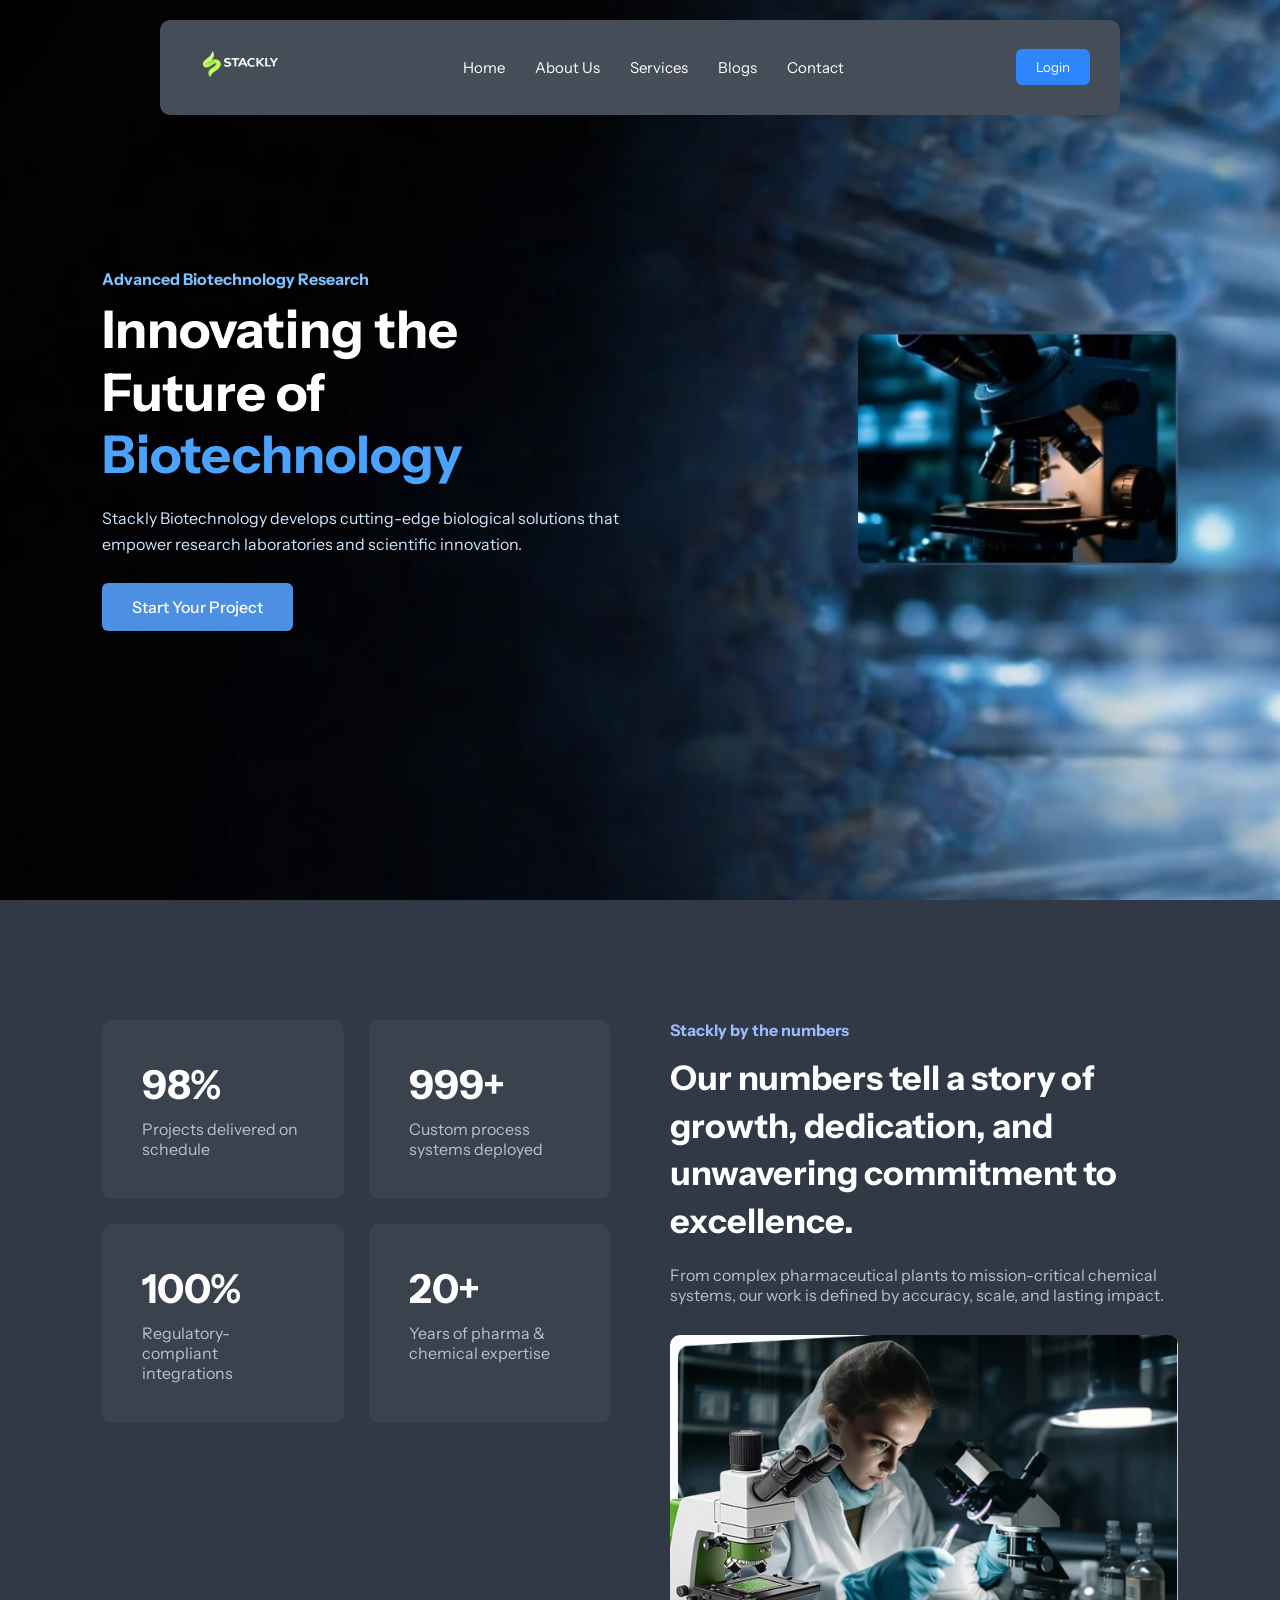
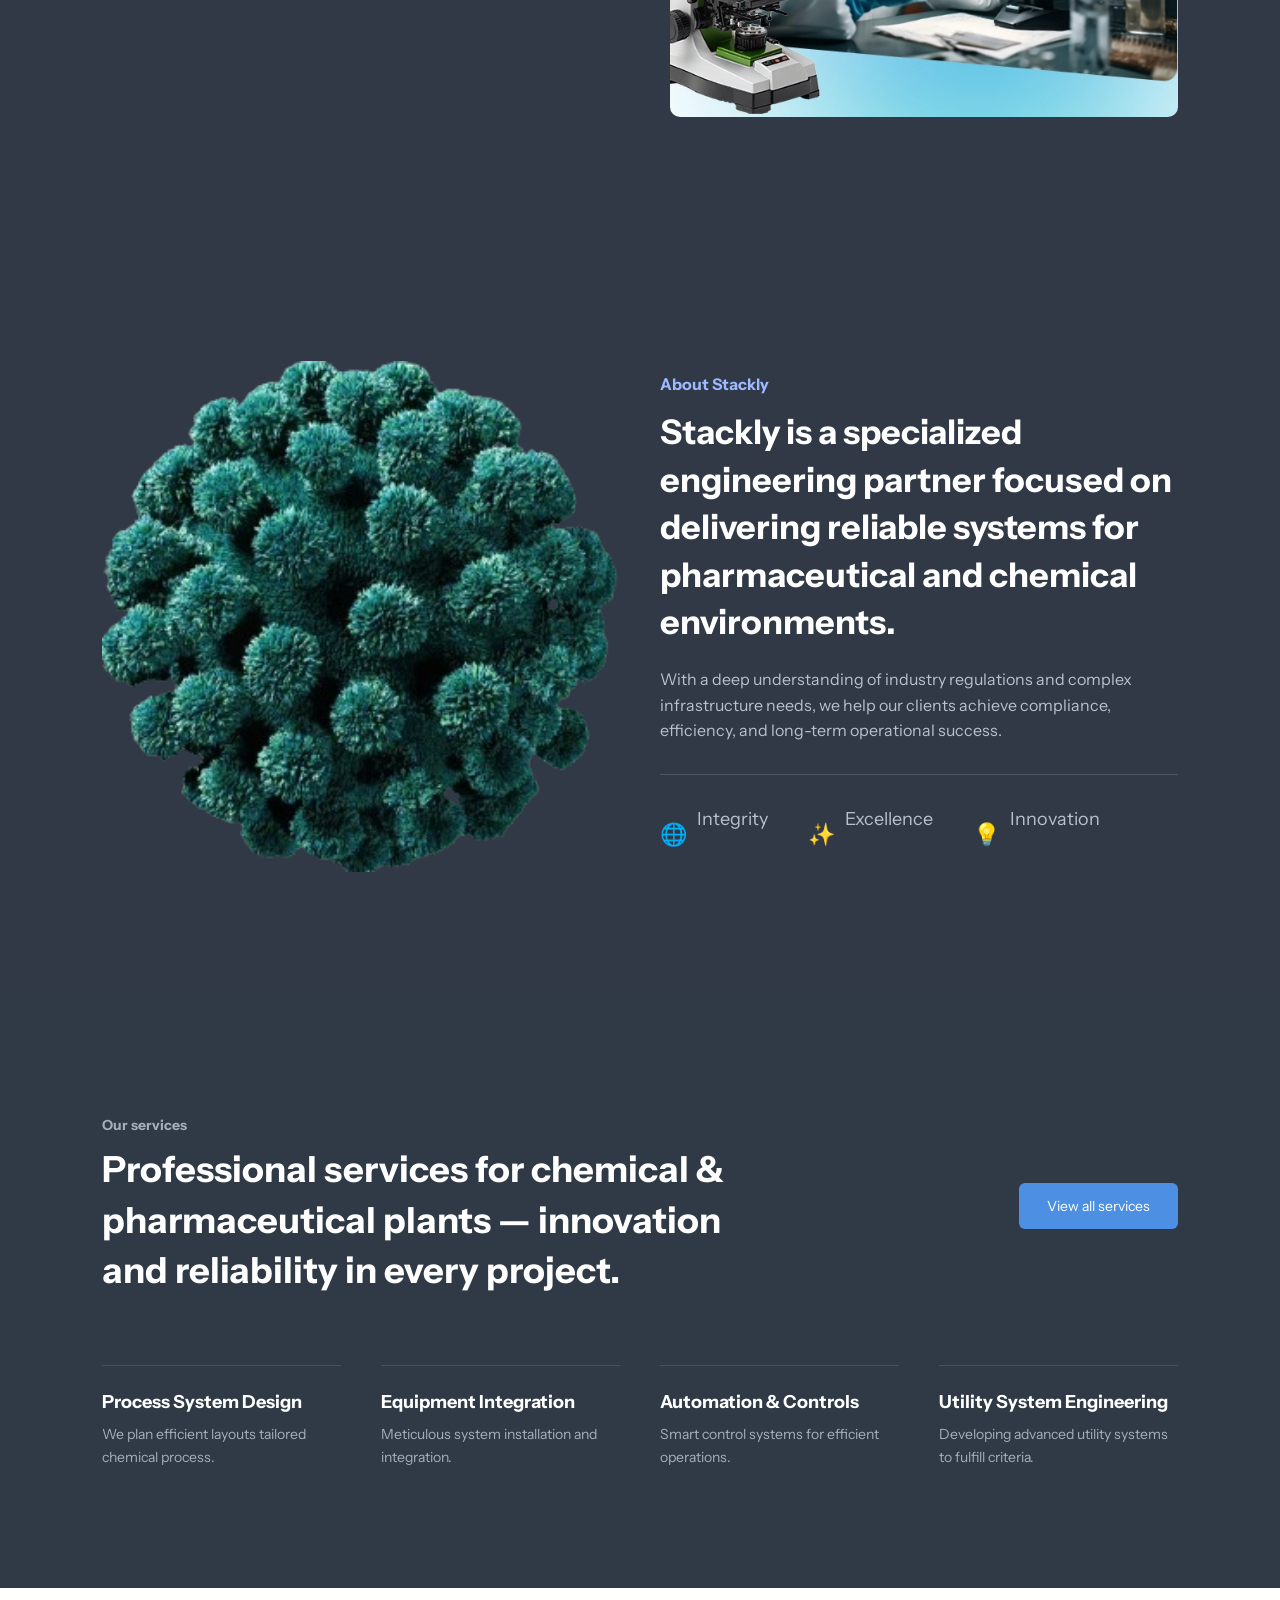
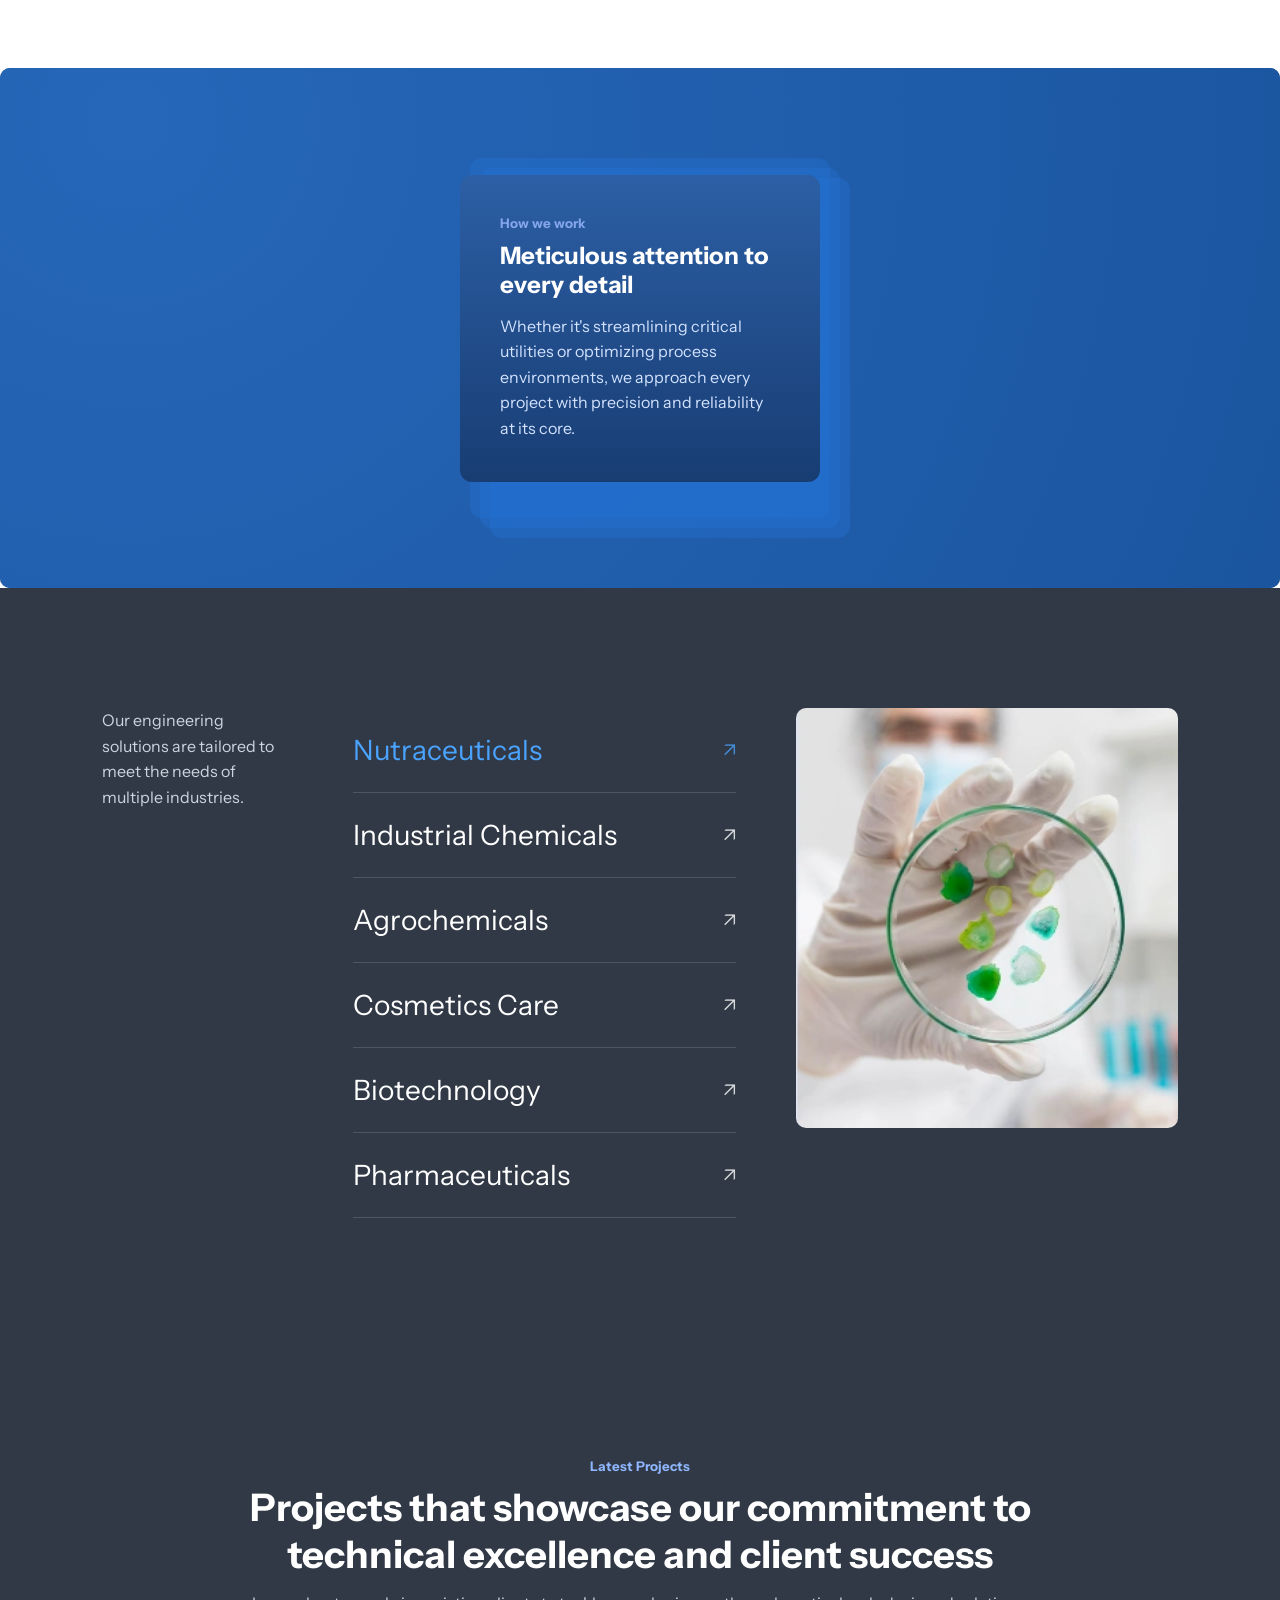
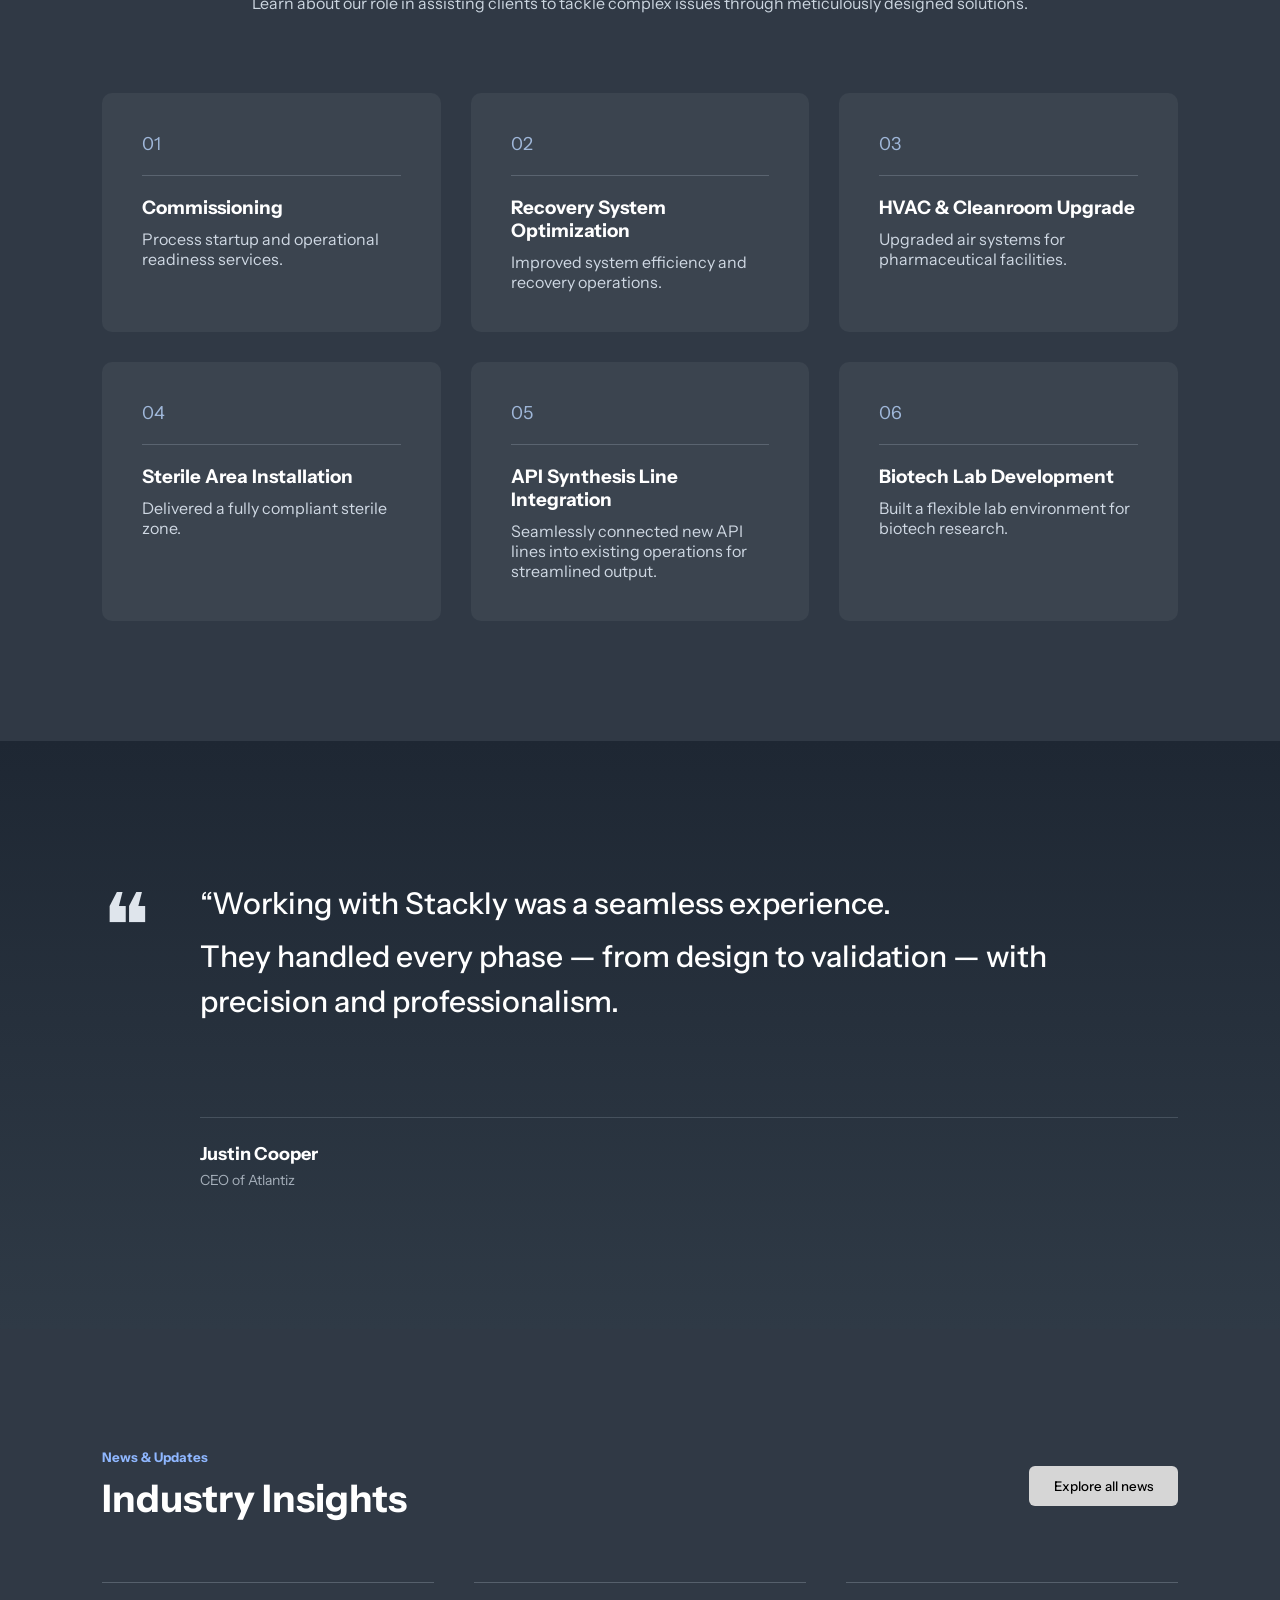
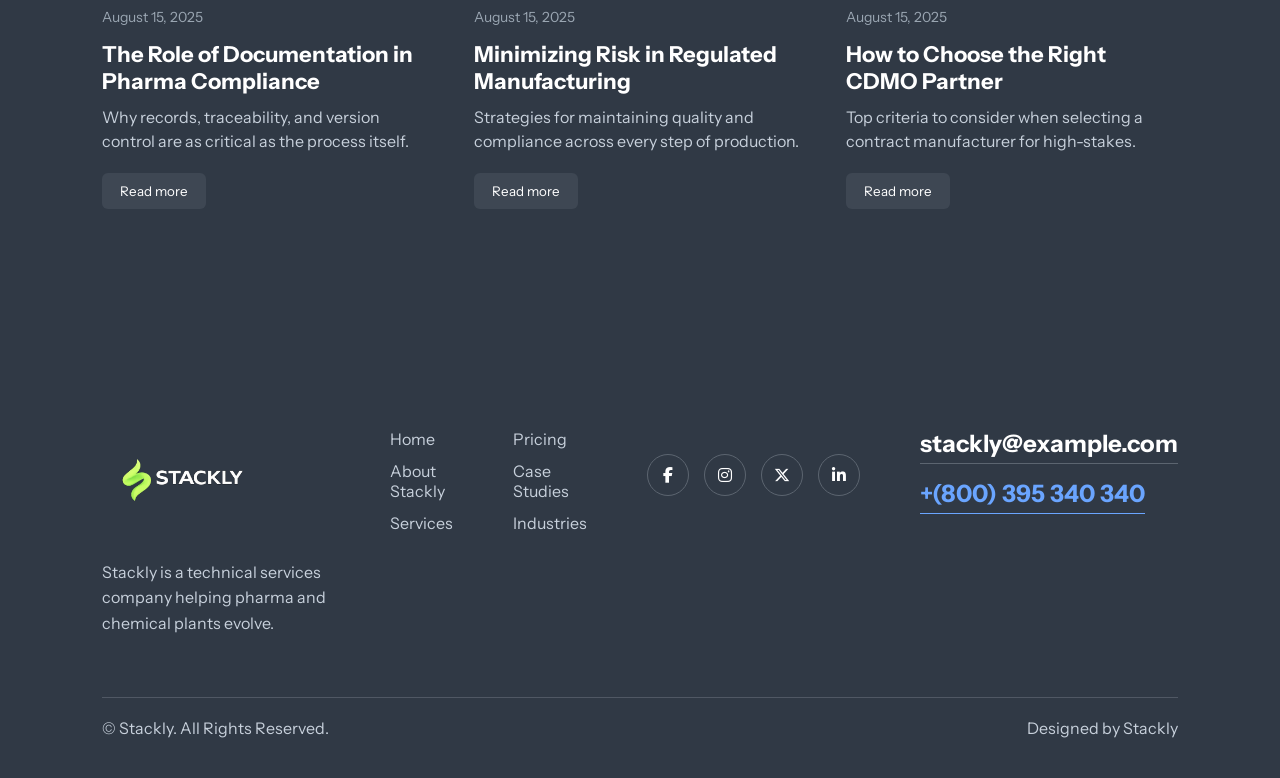
<file: index.html>
<!DOCTYPE html>
<html lang="en">

<head>
<meta charset="UTF-8">
<meta name="viewport" content="width=device-width, initial-scale=1.0">

<title>Stackly Biotechnology</title>

<link href="https://fonts.googleapis.com/css2?family=Instrument+Sans:wght@300;400;500;600;700&display=swap" rel="stylesheet">
<link rel="stylesheet" href="https://cdnjs.cloudflare.com/ajax/libs/font-awesome/6.5.1/css/all.min.css">
<link rel="stylesheet" href="style.css">
</head>


<body>


<header class="navbar">
<div class="nav-container">

<div class="logo">
<a href="index.html">
<img src="images/loo.webp" alt="logo">
</a>
</div>



<nav class="nav-links" id="navLinks">

<div class="mobile-top">

<img src="images/loo.webp" class="mobile-logo">

<span class="close-menu" id="closeMenu">✕</span>

</div>

<a href="index.html">Home</a>
<a href="aboutus.html">About Us</a>
<a href="services.html">Services</a>
<a href="blogs.html">Blogs</a>
<a href="contact.html">Contact</a>

<a href="login.html" class="mobile-login">
<button class="mobile-btn">Login</button>
</a>

</nav>


<a href="login.html">
  <button class="login-btn">Login</button>
</a>

<div class="hamburger" id="hamburger">☰</div>

</div>

</header>



<section class="hero">

<div class="hero-left scroll">

<h4>Advanced Biotechnology Research</h4>

<h1>
Innovating the Future of
<span>Biotechnology</span>
</h1>

<p>
Stackly Biotechnology develops cutting-edge biological
solutions that empower research laboratories and
scientific innovation.
</p>

<a href="404.html" class="cta-btn">Start Your Project</a>

</div>



<div class="hero-right scroll">

<img src="images/tube.webp">

</div>

</section>




<section class="stats-section">

<div class="stats-container">

<!-- LEFT CARDS -->

<div class="stats-grid scroll-left">

<div class="stat-card">
<h2>98%</h2>
<p>Projects delivered on schedule</p>
</div>

<div class="stat-card">
<h2>999+</h2>
<p>Custom process systems deployed</p>
</div>

<div class="stat-card">
<h2>100%</h2>
<p>Regulatory-compliant integrations</p>
</div>

<div class="stat-card">
<h2>20+</h2>
<p>Years of pharma & chemical expertise</p>
</div>

</div>



<!-- RIGHT CONTENT -->

<div class="stats-content">

<h4>Stackly by the numbers</h4>

<h2 class="scroll-left">
Our numbers tell a story of growth,
dedication, and unwavering
commitment to excellence.
</h2>

<p class="scroll-left">
From complex pharmaceutical plants to mission-critical chemical systems,
our work is defined by accuracy, scale, and lasting impact.
</p>

<img src="images/jii.webp" class="stats-image scroll-up">

</div>

</div>

</section>



<section class="about-section">

<div class="about-container">

<!-- LEFT IMAGE -->

<div class="about-image scroll-left">
<img src="images/guru-removebg-preview.webp">
</div>


<!-- RIGHT CONTENT -->

<div class="about-content">

<h4 class="scroll-left">About Stackly</h4>

<h2 class="scroll-left">
Stackly is a specialized engineering
partner focused on delivering reliable
systems for pharmaceutical and
chemical environments.
</h2>

<p class="scroll-left">
With a deep understanding of industry regulations and complex
infrastructure needs, we help our clients achieve compliance,
efficiency, and long-term operational success.
</p>

<div class="about-divider scroll-left"></div>


<div class="about-icons scroll-up">

<div class="icon-item">
<span>🌐</span>
<p>Integrity</p>
</div>

<div class="icon-item">
<span>✨</span>
<p>Excellence</p>
</div>

<div class="icon-item">
<span>💡</span>
<p>Innovation</p>
</div>

</div>

</div>

</div>

</section>

<section class="bio-services-section">

<div class="bio-services-container">

<div class="bio-services-header">

<div class="bio-services-title">
<h5>Our services</h5>

<h2>
Professional services for chemical &
pharmaceutical plants — innovation
and reliability in every project.
</h2>
</div>

<button class="bio-services-btn" onclick="window.location.href='404.html'">
View all services
</button>

</div>


<div class="bio-services-grid">

<div class="bio-service-card bio-scroll-left">
<h3>Process System Design</h3>
<p>We plan efficient layouts tailored chemical process.</p>
</div>

<div class="bio-service-card bio-scroll-left">
<h3>Equipment Integration</h3>
<p>Meticulous system installation and integration.</p>
</div>

<div class="bio-service-card bio-scroll-left">
<h3>Automation & Controls</h3>
<p>Smart control systems for efficient operations.</p>
</div>

<div class="bio-service-card bio-scroll-left">
<h3>Utility System Engineering</h3>
<p>Developing advanced utility systems to fulfill criteria.</p>
</div>

</div>

</div>
</section>
<!-- HOW WE WORK -->

<section class="work-section">

<div class="wave"></div>
<div class="wave wave2"></div>

<div class="work-card-wrapper">

<div class="layer layer1"></div>
<div class="layer layer2"></div>
<div class="layer layer3"></div>

<div class="work-card">

<h5>How we work</h5>

<h2>Meticulous attention to every detail</h2>

<p>
Whether it's streamlining critical utilities
or optimizing process environments,
we approach every project with precision
and reliability at its core.
</p>

</div>

</div>

</section>

<section class="industry-section">

<div class="industry-container">

<!-- LEFT TEXT -->

<div class="industry-left">
<p>
Our engineering solutions are
tailored to meet the needs of
multiple industries.
</p>
</div>


<!-- CENTER LIST -->

<div class="industry-list">

<div class="industry-item active" data-img="img1">

<span class="industry-name">Nutraceuticals</span>
<span class="arrow">↗</span>

</div>


<div class="industry-item" data-img="img2">

<span class="industry-name">Industrial Chemicals</span>
<span class="arrow">↗</span>

</div>


<div class="industry-item" data-img="img3">

<span class="industry-name">Agrochemicals</span>
<span class="arrow">↗</span>

</div>


<div class="industry-item" data-img="img4">

<span class="industry-name">Cosmetics Care</span>
<span class="arrow">↗</span>

</div>


<div class="industry-item" data-img="img5">

<span class="industry-name">Biotechnology</span>
<span class="arrow">↗</span>

</div>


<div class="industry-item" data-img="img6">

<span class="industry-name">Pharmaceuticals</span>
<span class="arrow">↗</span>

</div>

</div>


<!-- RIGHT IMAGE -->

<div class="industry-image">

<img src="images/b1 (1).webp" id="img1" class="active">
<img src="images/b1 (2).webp" id="img2">
<img src="images/b1 (3).webp" id="img3">
<img src="images/b1 (4).webp" id="img4">
<img src="images/b1 (5).webp" id="img5">
<img src="images/b1 (6).webp" id="img6">

</div>

</div>

</section>


<section class="projects-section">

<div class="projects-header">

<h5>Latest Projects</h5>

<h2>
Projects that showcase our commitment
to technical excellence and client success
</h2>

<p>
Learn about our role in assisting clients to tackle complex issues
through meticulously designed solutions.
</p>

</div>


<div class="projects-grid">

<div class="project-card project-scroll project1">

<span class="project-number">01</span>
<div class="line"></div>

<h3>Commissioning</h3>
<p>Process startup and operational readiness services.</p>

</div>


<div class="project-card project-scroll project2">

<span class="project-number">02</span>
<div class="line"></div>

<h3>Recovery System Optimization</h3>
<p>Improved system efficiency and recovery operations.</p>

</div>


<div class="project-card project-scroll project3">

<span class="project-number">03</span>
<div class="line"></div>

<h3>HVAC & Cleanroom Upgrade</h3>
<p>Upgraded air systems for pharmaceutical facilities.</p>

</div>


<div class="project-card project-scroll project4">

<span class="project-number">04</span>
<div class="line"></div>

<h3>Sterile Area Installation</h3>
<p>Delivered a fully compliant sterile zone.</p>

</div>


<div class="project-card project-scroll project5">

<span class="project-number">05</span>
<div class="line"></div>

<h3>API Synthesis Line Integration</h3>

<p>
Seamlessly connected new API lines into
existing operations for streamlined output.
</p>

</div>


<div class="project-card project-scroll project6">

<span class="project-number">06</span>
<div class="line"></div>

<h3>Biotech Lab Development</h3>

<p>Built a flexible lab environment for biotech research.</p>

</div>

</div>

</section>

<section class="bio-testimonial-area">

<div class="bio-testimonial-wrapper">

<div class="bio-quote-mark">
❝
</div>

<div class="bio-testimonial-body">

<p class="bio-testimonial-message">

<span class="bio-line">
“Working with Stackly was a seamless experience.
</span>

<span class="bio-line">
They handled every phase — from design to validation — with precision and professionalism.
</span>

<span class="bio-line">
We saw measurable improvements in efficiency and quality.”
</span>

</p>

<div class="bio-divider-line"></div>

<div class="bio-client-info">

<h3>Justin Cooper</h3>
<p>CEO of Atlantiz</p>

</div>

</div>

</div>

</section>

<section class="insights-section">

<div class="insights-header">

<div class="insights-title">

<h5>News & Updates</h5>
<h2>Industry Insights</h2>

</div>

<button class="explore-btn" onclick="window.location.href='404.html'">
Explore all news
</button>

</div>


<div class="insights-grid">

<!-- CARD 1 -->

<div class="insight-card insight-scroll">

<p class="date">August 15, 2025</p>

<h3>The Role of Documentation in Pharma Compliance</h3>

<p class="desc">
Why records, traceability, and version control are
as critical as the process itself.
</p>

<button class="read-btn" onclick="window.location.href='404.html'">
Read more
</button>

</div>



<!-- CARD 2 -->

<div class="insight-card insight-scroll">

<p class="date">August 15, 2025</p>

<h3>Minimizing Risk in Regulated Manufacturing</h3>

<p class="desc">
Strategies for maintaining quality and compliance
across every step of production.
</p>

<button class="read-btn" onclick="window.location.href='404.html'">
Read more
</button>

</div>



<!-- CARD 3 -->

<div class="insight-card insight-scroll">

<p class="date">August 15, 2025</p>

<h3>How to Choose the Right CDMO Partner</h3>

<p class="desc">
Top criteria to consider when selecting a contract
manufacturer for high-stakes.
</p>


<button class="read-btn" onclick="window.location.href='404.html'">
Read more
</button>

</div>

</div>

</section>




<footer class="footer scroll-footer">

<div class="footer-container">

<!-- LEFT SECTION -->

<div class="footer-left">

<a href="index.html">
<img src="images/loo.webp" class="footer-logo" alt="logo">
</a>

<p>
Stackly is a technical services company helping pharma
and chemical plants evolve.
</p>

</div>


<!-- MIDDLE LINKS -->

<div class="footer-links">

<div class="footer-col">

<a href="index.html">Home</a>
<a href="aboutus.html">About Stackly</a>
<a href="services.html">Services</a>

</div>


<div class="footer-col">

<a href="404.html">Pricing</a>
<a href="404.html">Case Studies</a>
<a href="404.html">Industries</a>

</div>

<div class="footer-social">

<a href="404.html" class="social-icon">
<i class="fa-brands fa-facebook-f"></i>
</a>

<a href="404.html" class="social-icon">
<i class="fa-brands fa-instagram"></i>
</a>

<a href="404.html" class="social-icon">
<i class="fa-brands fa-x-twitter"></i>
</a>

<a href="404.html" class="social-icon">
<i class="fa-brands fa-linkedin-in"></i>
</a>

</div>

</div>



<!-- RIGHT CONTACT -->

<div class="footer-contact">

<h3>stackly@example.com</h3>

<h2>+(800) 395 340 340</h2>

</div>

</div>



<div class="footer-bottom">

<p>© Stackly. All Rights Reserved.</p>

<p>Designed by Stackly</p>

</div>

</footer>


<script>

    

const footer = document.querySelector(".scroll-footer");

function revealFooter(){

const elementTop = footer.getBoundingClientRect().top;
const screenHeight = window.innerHeight;

if(elementTop < screenHeight - 100){

footer.classList.add("show");

}

}

window.addEventListener("scroll", revealFooter);
revealFooter();

</script>
<script src="main.js"></script>

<!-- Scroll To Top Button -->
<button id="scrollTopBtn">
↑
</button>

<script>

    

let scrollBtn = document.getElementById("scrollTopBtn");

window.onscroll = function() {

if (document.body.scrollTop > 200 || document.documentElement.scrollTop > 200) {
scrollBtn.style.display = "flex";
} else {
scrollBtn.style.display = "none";
}

};

scrollBtn.onclick = function() {

window.scrollTo({
top: 0,
behavior: "smooth"
});

};


    </script>

</body>
</html>
</file>
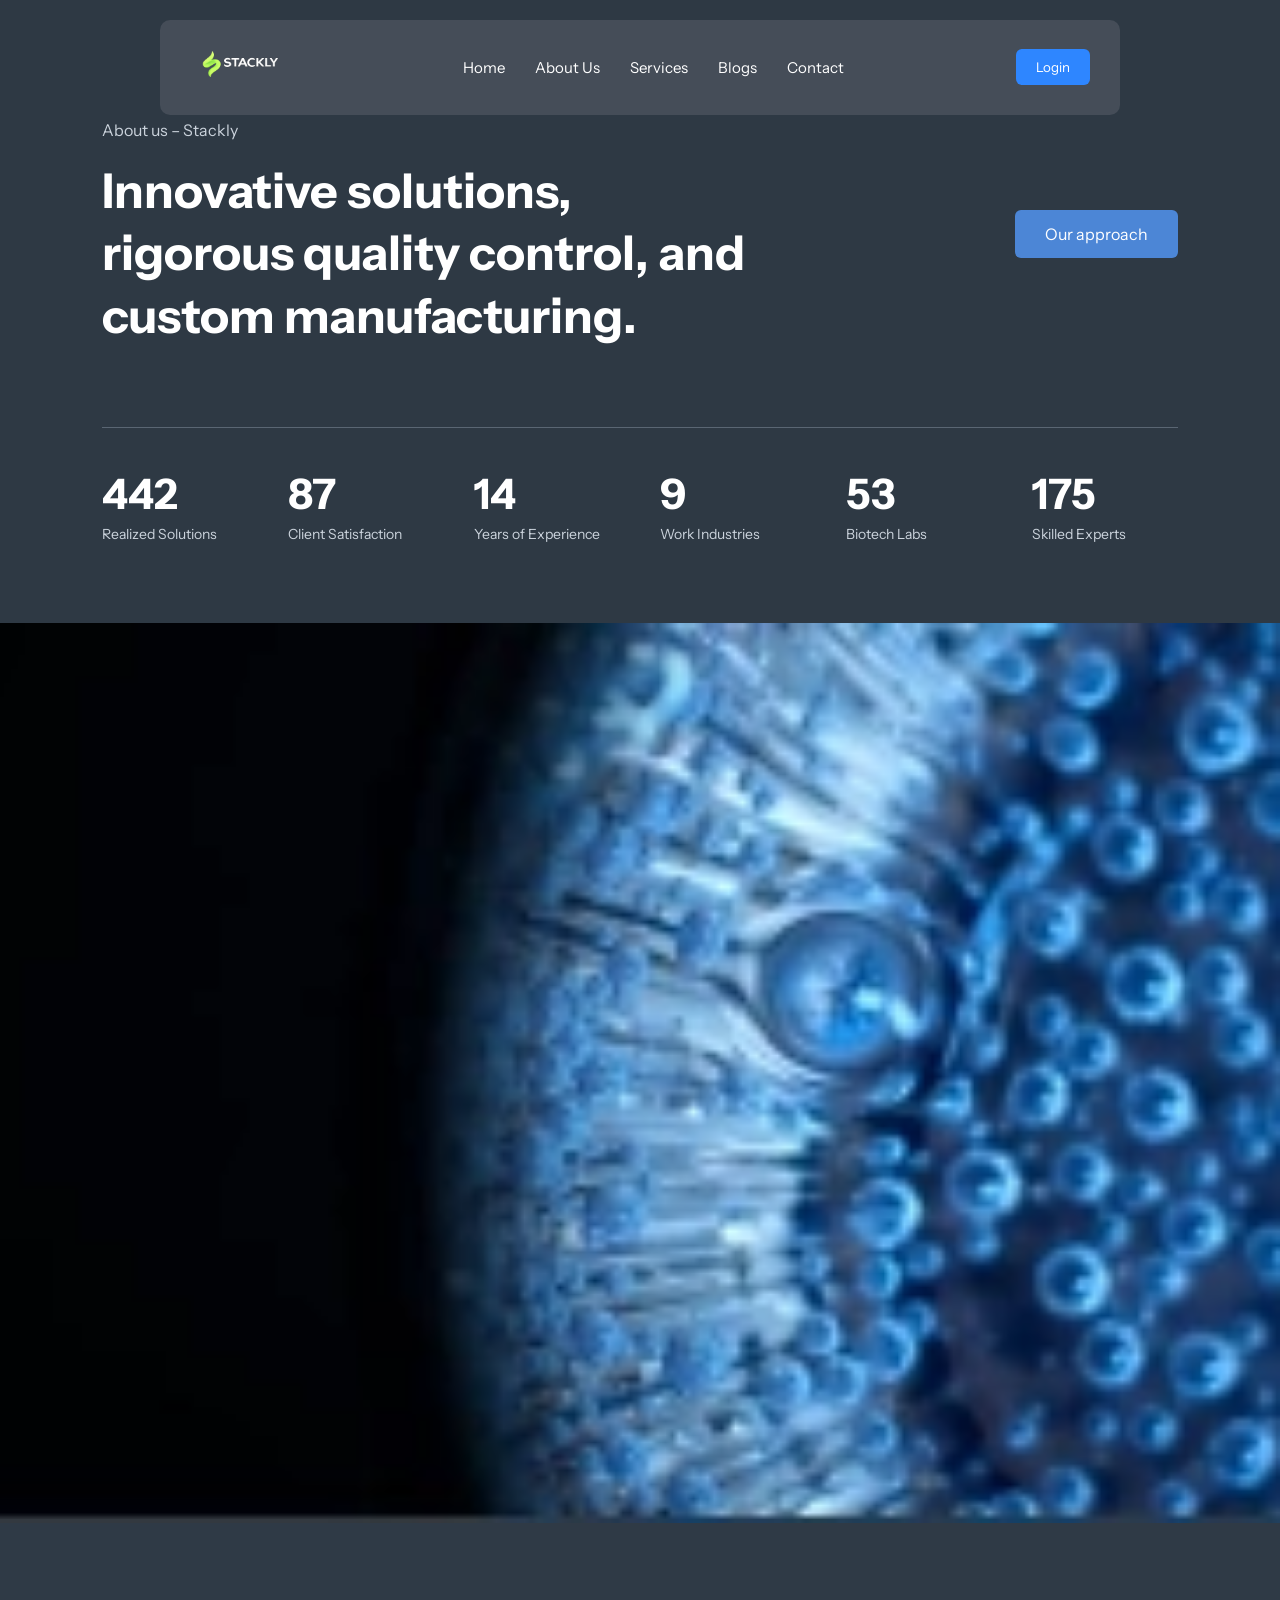
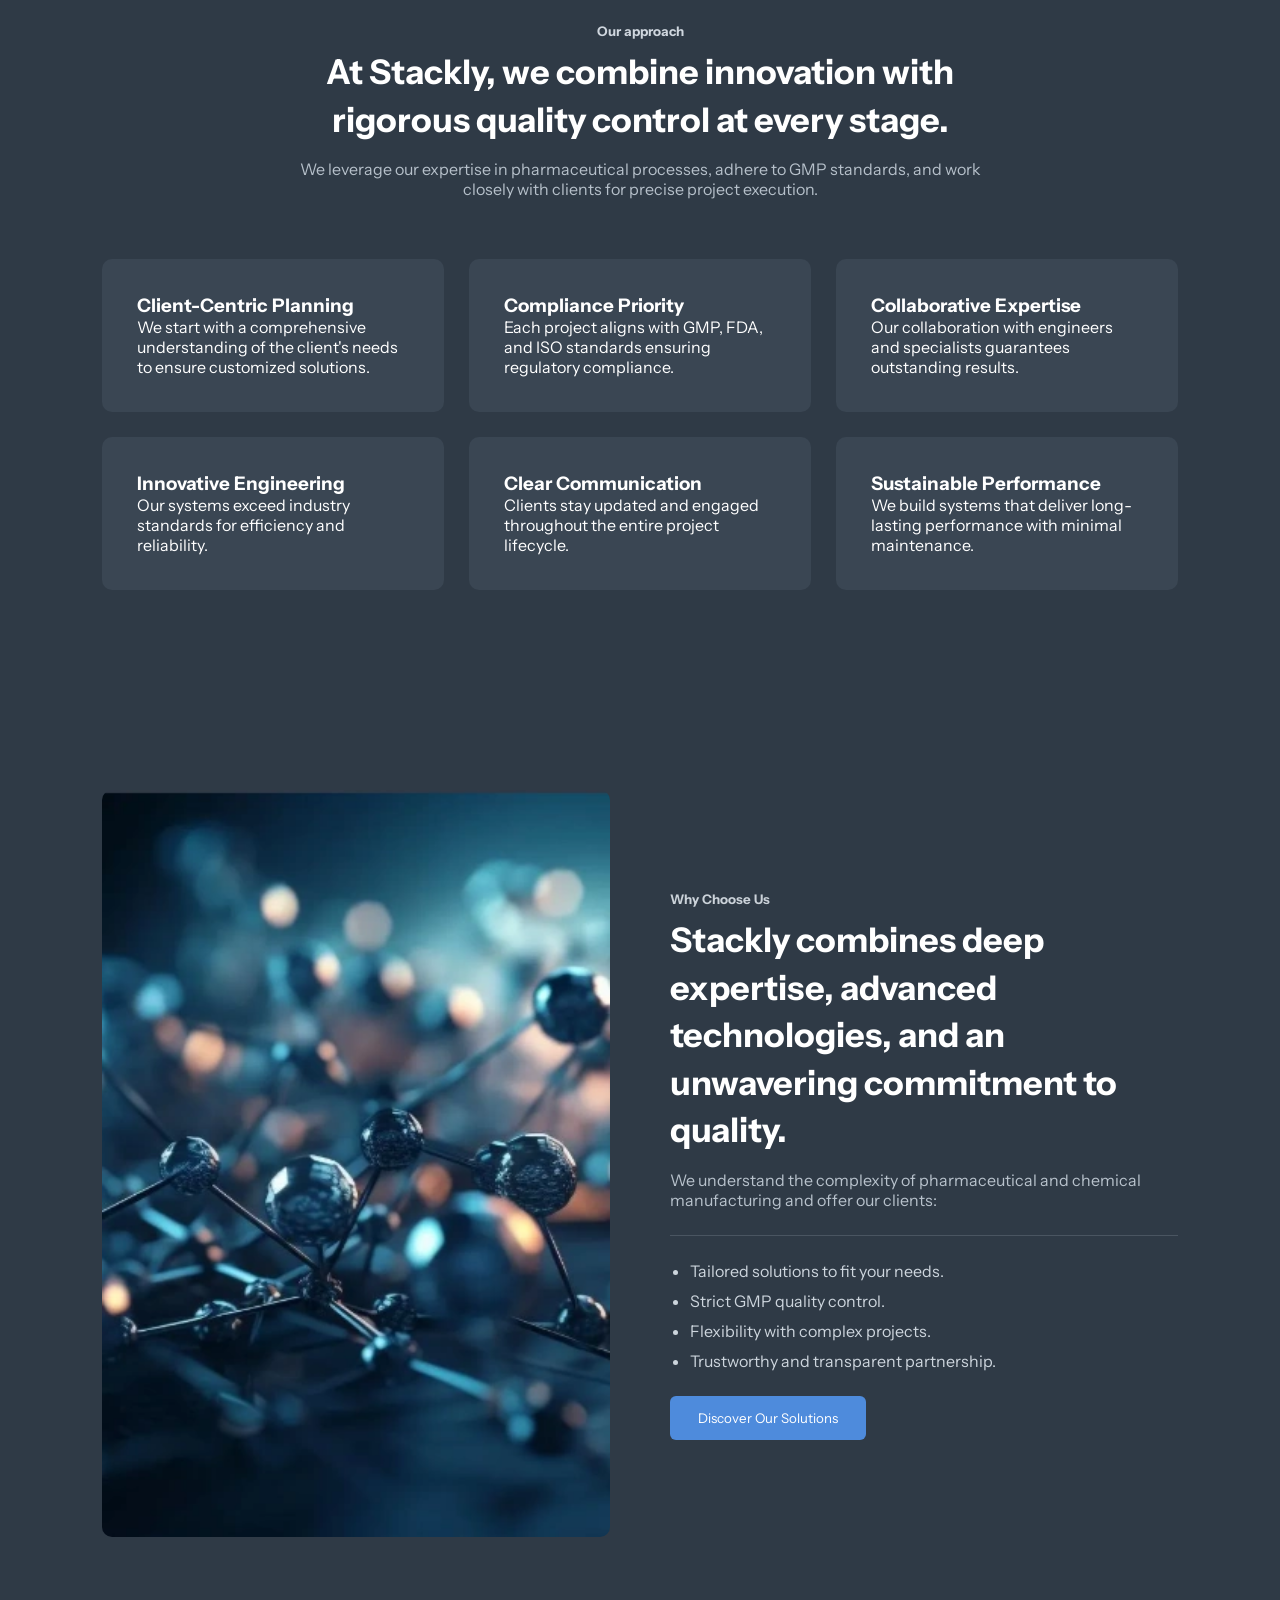
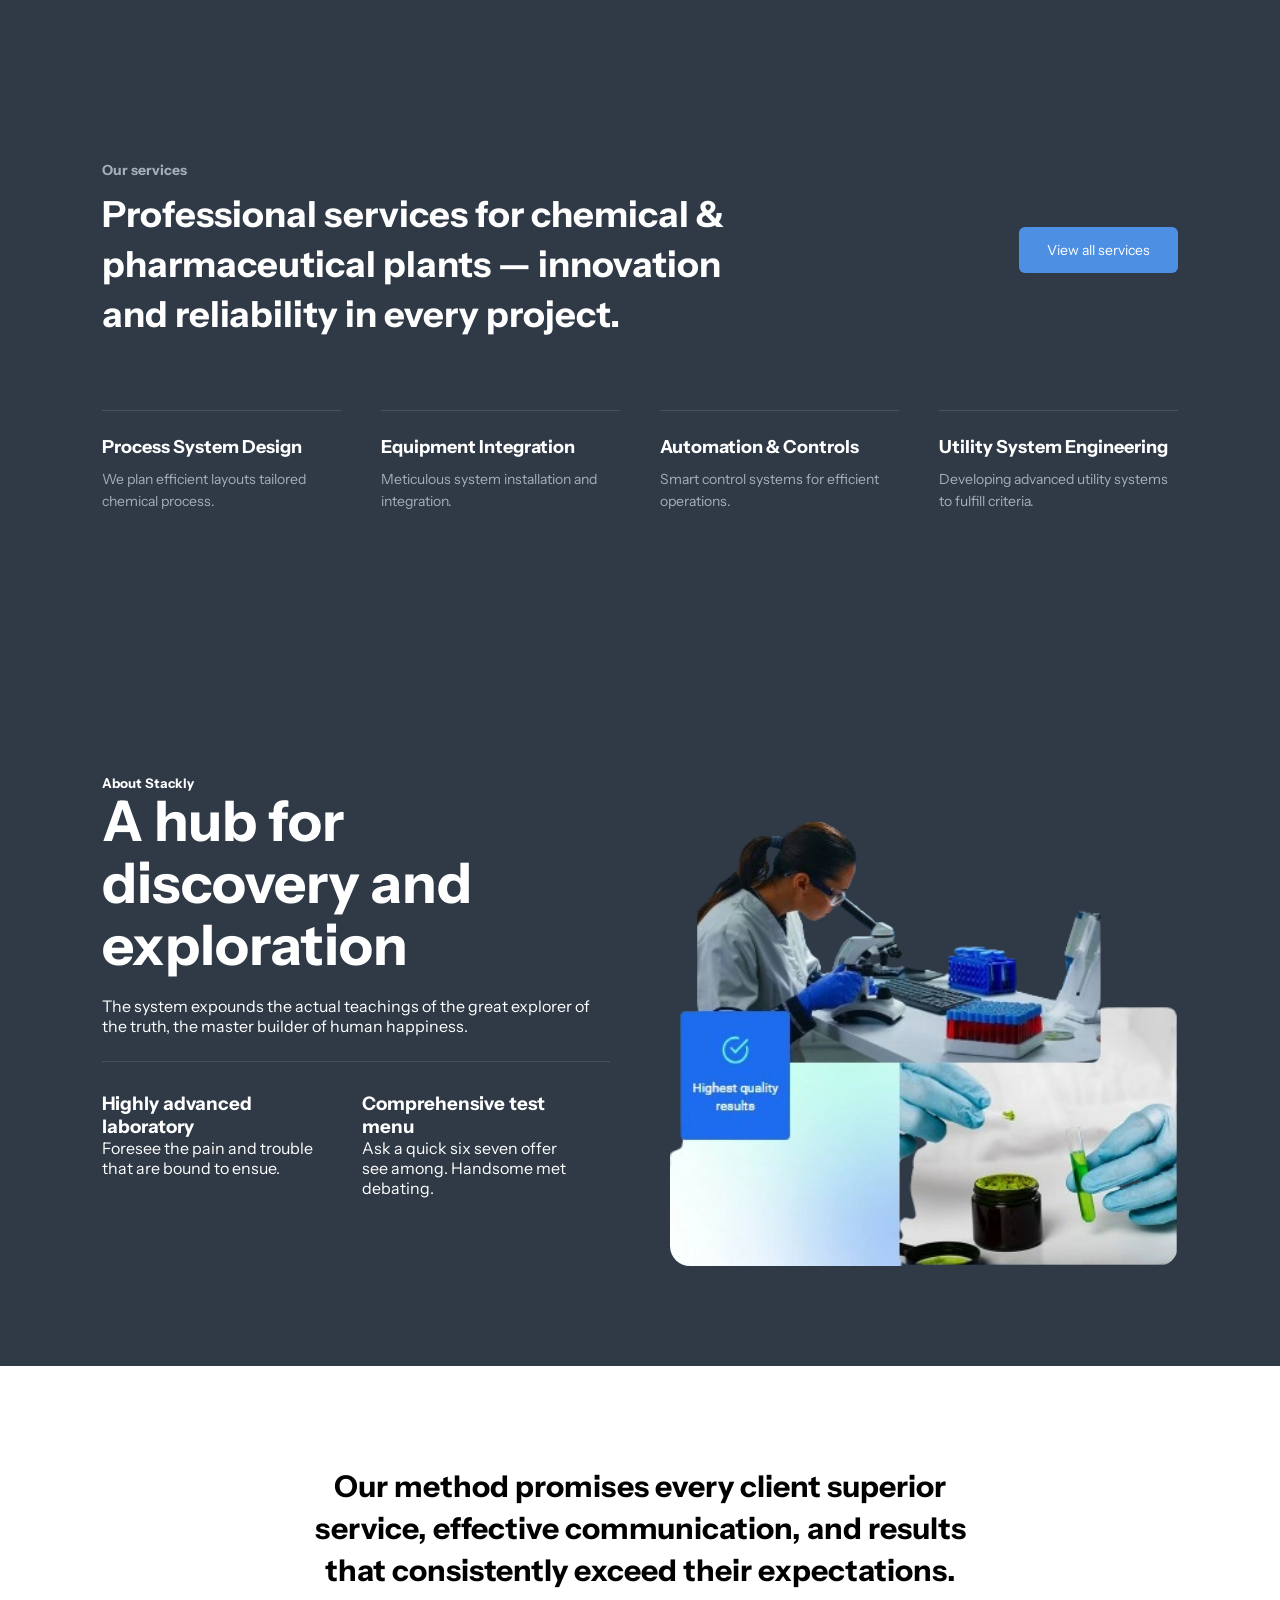
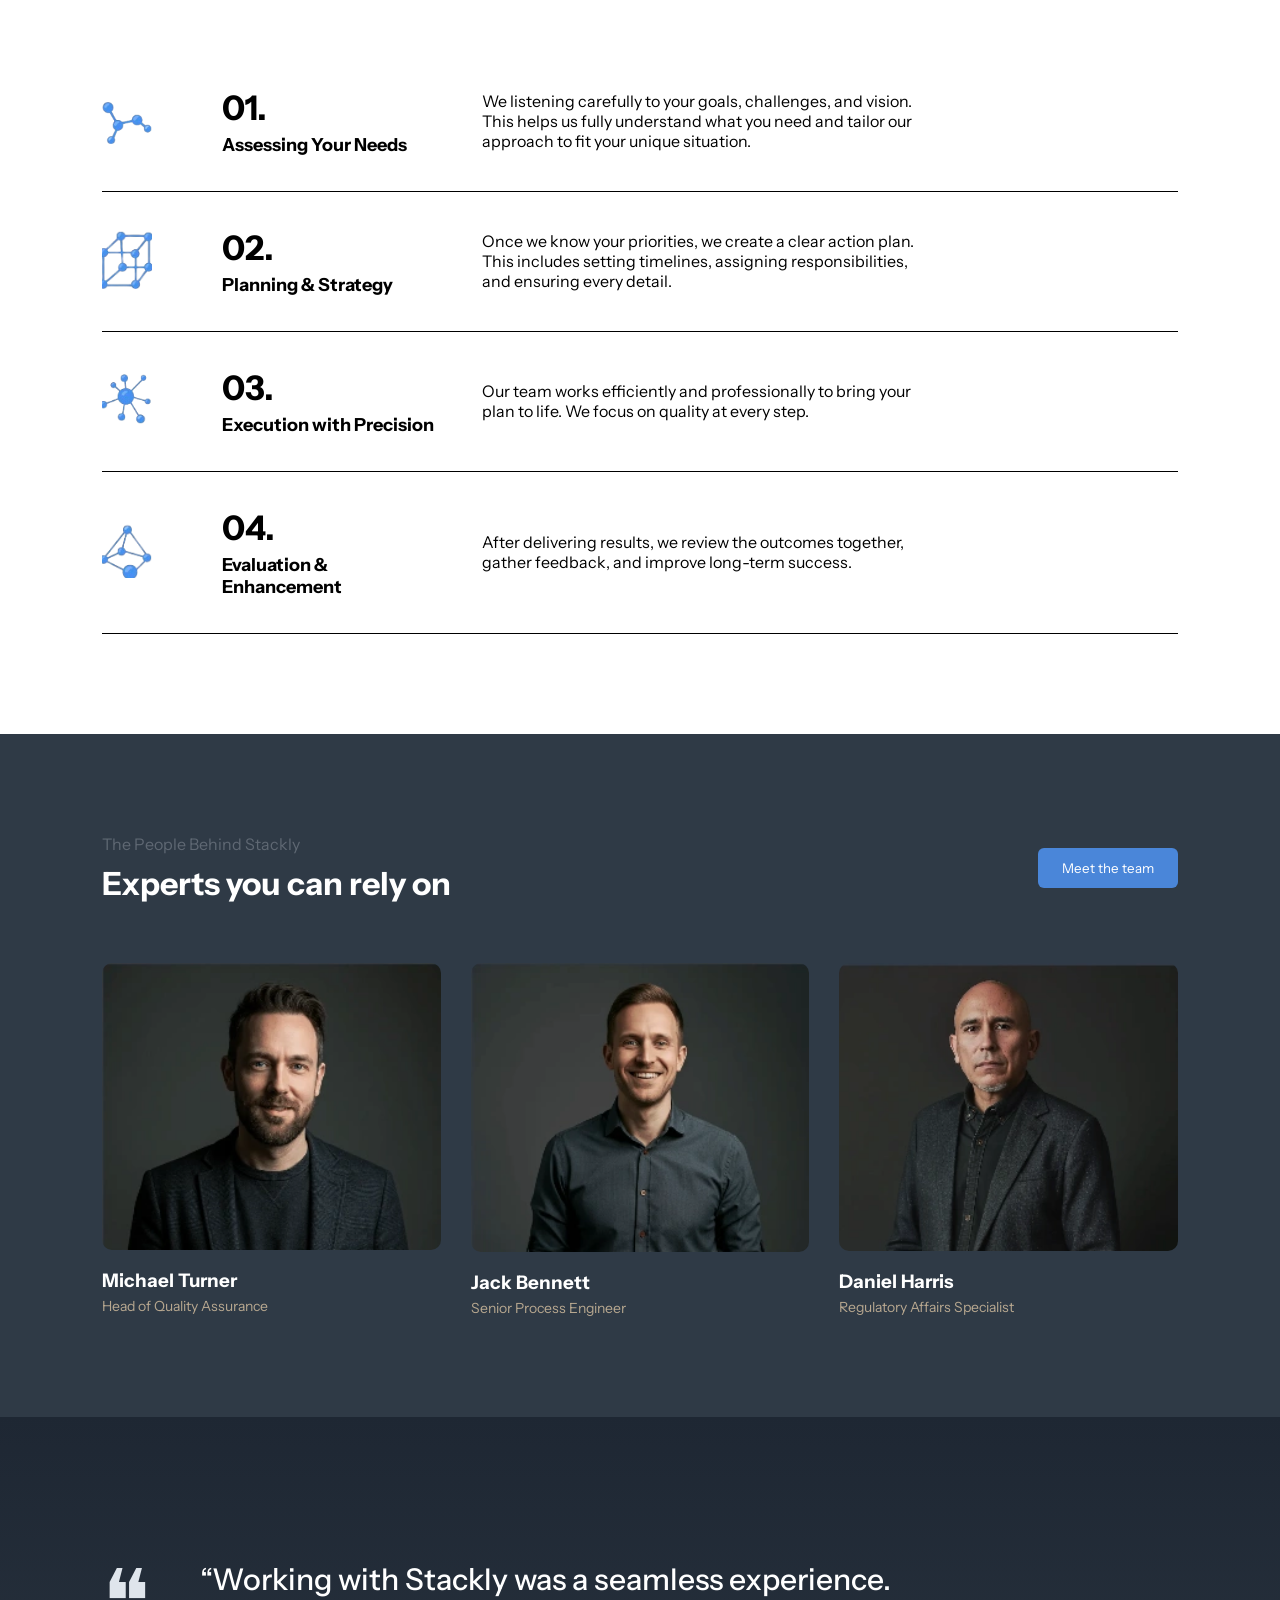
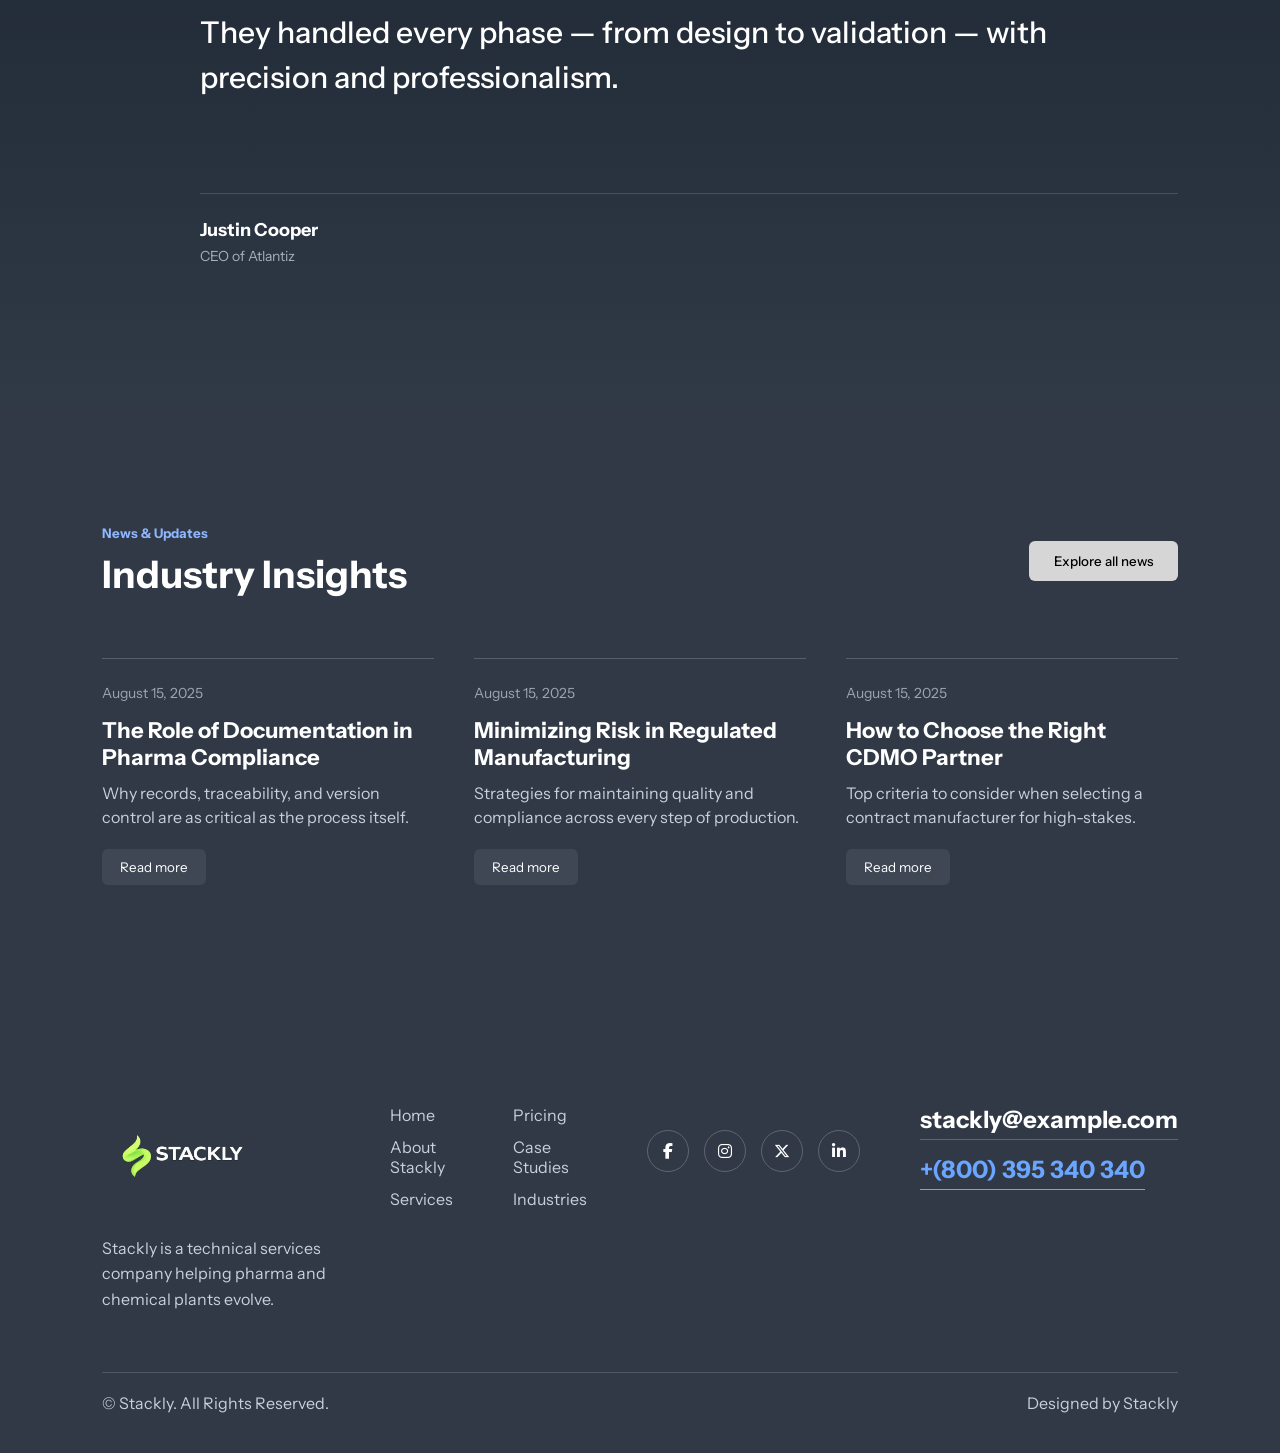
<file: aboutus.html>
<!DOCTYPE html>
<html lang="en">

<head>
<meta charset="UTF-8">
<meta name="viewport" content="width=device-width, initial-scale=1.0">

<title>Stackly Biotechnology</title>

<link href="https://fonts.googleapis.com/css2?family=Instrument+Sans:wght@300;400;500;600;700&display=swap" rel="stylesheet">
<link rel="stylesheet" href="https://cdnjs.cloudflare.com/ajax/libs/font-awesome/6.5.1/css/all.min.css">
<link rel="stylesheet" href="style.css">
</head>


<body>


<header class="navbar">
<div class="nav-container">

<div class="logo">
<a href="index.html">
<img src="images/loo.webp" alt="logo">
</a>
</div>


<nav class="nav-links" id="navLinks">

<div class="mobile-top">

<img src="images/loo.webp" class="mobile-logo">

<span class="close-menu" id="closeMenu">✕</span>

</div>

<a href="index.html">Home</a>
<a href="aboutus.html">About Us</a>
<a href="services.html">Services</a>
<a href="blogs.html">Blogs</a>
<a href="contact.html">Contact</a>

<a href="login.html" class="mobile-login">
<button class="mobile-btn">Login</button>
</a>

</nav>


<a href="login.html">
  <button class="login-btn">Login</button>
</a>
<div class="hamburger" id="hamburger">☰</div>

</div>

</header>








<section class="about-hero">

<div class="about-container">

<div class="about-left">

<p class="about-small">About us – Stackly</p>

<h1>
Innovative solutions, rigorous
quality control, and custom
manufacturing.
</h1>

</div>

<div class="about-right">
<button class="about-btn" onclick="window.location.href='404.html'">
Our approach
</button>
</div>

</div>


<div class="stats">

<div class="stat">
<h2 class="counter" data-target="500">0</h2>
<p>Realized Solutions</p>
</div>

<div class="stat">
<h2 class="counter" data-target="98">0</h2>
<p>Client Satisfaction</p>
</div>

<div class="stat">
<h2 class="counter" data-target="15">0</h2>
<p>Years of Experience</p>
</div>

<div class="stat">
<h2 class="counter" data-target="10">0</h2>
<p>Work Industries</p>
</div>

<div class="stat">
<h2 class="counter" data-target="60">0</h2>
<p>Biotech Labs</p>
</div>

<div class="stat">
<h2 class="counter" data-target="200">0</h2>
<p>Skilled Experts</p>
</div>

</div>

</section>


<script>

    

const counters = document.querySelectorAll(".counter");

const observer = new IntersectionObserver(entries => {

entries.forEach(entry => {

if(entry.isIntersecting){

const counter = entry.target;
const target = +counter.getAttribute("data-target");

let count = 0;

const updateCounter = () => {

const increment = target / 120;

if(count < target){

count += increment;

counter.innerText = Math.ceil(count);

setTimeout(updateCounter,20);

}else{

counter.innerText = target + "+";

}

};

updateCounter();

observer.unobserve(counter);

}

});

},{threshold:0.5});

counters.forEach(counter=>{
observer.observe(counter);
});


</script>



<section class="hero-image-section">

<img src="images/dark.webp" alt="Biotechnology Microscope" class="hero-img">

</section>


<section class="approach">

<div class="approach-title">
<h5>Our approach</h5>
<h2>At Stackly, we combine innovation with rigorous quality control at every stage.</h2>
<p>
We leverage our expertise in pharmaceutical processes, adhere to GMP standards,
and work closely with clients for precise project execution.
</p>
</div>

<div class="approach-grid">

<div class="card reveal">
<h3>Client-Centric Planning</h3>
<p>We start with a comprehensive understanding of the client's needs to ensure customized solutions.</p>
</div>

<div class="card reveal">
<h3>Compliance Priority</h3>
<p>Each project aligns with GMP, FDA, and ISO standards ensuring regulatory compliance.</p>
</div>

<div class="card reveal">
<h3>Collaborative Expertise</h3>
<p>Our collaboration with engineers and specialists guarantees outstanding results.</p>
</div>

<div class="card reveal">
<h3>Innovative Engineering</h3>
<p>Our systems exceed industry standards for efficiency and reliability.</p>
</div>

<div class="card reveal">
<h3>Clear Communication</h3>
<p>Clients stay updated and engaged throughout the entire project lifecycle.</p>
</div>

<div class="card reveal">
<h3>Sustainable Performance</h3>
<p>We build systems that deliver long-lasting performance with minimal maintenance.</p>
</div>

</div>

</section>


<script>

    function revealCards(){

let reveals = document.querySelectorAll(".reveal");

for(let i = 0; i < reveals.length; i++){

let windowHeight = window.innerHeight;
let elementTop = reveals[i].getBoundingClientRect().top;
let elementVisible = 120;

if(elementTop < windowHeight - elementVisible){
reveals[i].classList.add("active");
}

}

}

window.addEventListener("scroll", revealCards);
</script>










<section class="why-section">

<div class="why-container">

<div class="why-image reveal">
<img src="images/c.webp" alt="biotech image">
</div>

<div class="why-content">

<h5>Why Choose Us</h5>

<h2>
Stackly combines deep expertise,
advanced technologies, and an
unwavering commitment to quality.
</h2>

<p>
We understand the complexity of pharmaceutical and chemical
manufacturing and offer our clients:
</p>

<hr>

<ul class="why-list">

<li>Tailored solutions to fit your needs.</li>
<li>Strict GMP quality control.</li>
<li>Flexibility with complex projects.</li>
<li>Trustworthy and transparent partnership.</li>

</ul>
<button class="discover-btn" onclick="window.location.href='404.html'">
Discover Our Solutions
</button>
</div>

</div>

</section>


<script>

    function revealOnScroll(){

let reveals = document.querySelectorAll(".reveal");

for(let i = 0; i < reveals.length; i++){

let windowHeight = window.innerHeight;
let elementTop = reveals[i].getBoundingClientRect().top;
let elementVisible = 120;

if(elementTop < windowHeight - elementVisible){
reveals[i].classList.add("active");
}

}

}

window.addEventListener("scroll", revealOnScroll);
</script>






<section class="bio-services-section">

<div class="bio-services-container">

<div class="bio-services-header">

<div class="bio-services-title">
<h5>Our services</h5>

<h2>
Professional services for chemical &
pharmaceutical plants — innovation
and reliability in every project.
</h2>
</div>

<button class="bio-services-btn" onclick="window.location.href='404.html'">
View all services
</button>


</div>


<div class="bio-services-grid">

<div class="bio-service-card bio-scroll-left">
<h3>Process System Design</h3>
<p>We plan efficient layouts tailored chemical process.</p>
</div>

<div class="bio-service-card bio-scroll-left">
<h3>Equipment Integration</h3>
<p>Meticulous system installation and integration.</p>
</div>

<div class="bio-service-card bio-scroll-left">
<h3>Automation & Controls</h3>
<p>Smart control systems for efficient operations.</p>
</div>

<div class="bio-service-card bio-scroll-left">
<h3>Utility System Engineering</h3>
<p>Developing advanced utility systems to fulfill criteria.</p>
</div>

</div>

</div>
</section>



<section class="lab-section">

<div class="lab-container">

<div class="lab-content reveal">

<h5>About Stackly</h5>

<h1>
A hub for discovery
and exploration
</h1>

<p>
The system expounds the actual teachings of the great explorer
of the truth, the master builder of human happiness.
</p>

<hr>

<div class="lab-features">

<div class="feature">
<h3>Highly advanced laboratory</h3>
<p>Foresee the pain and trouble that are bound to ensue.</p>
</div>

<div class="feature">
<h3>Comprehensive test menu</h3>
<p>Ask a quick six seven offer see among. Handsome met debating.</p>
</div>

</div>

</div>


<div class="lab-image reveal">

<img src="images/k.webp" alt="lab">

</div>

</div>

</section>

<script>

    function revealContent(){

let reveals = document.querySelectorAll(".reveal");

for(let i=0;i<reveals.length;i++){

let windowHeight = window.innerHeight;
let elementTop = reveals[i].getBoundingClientRect().top;
let elementVisible = 120;

if(elementTop < windowHeight - elementVisible){
reveals[i].classList.add("active");
}

}

}

window.addEventListener("scroll", revealContent);
</script>



<section class="method-section">

<div class="method-title">

<h2>
Our method promises every client superior service, effective communication,
and results that consistently exceed their expectations.
</h2>

</div>


<div class="method-list">


<!-- ITEM 1 -->

<div class="method-item reveal">

<div class="method-icon">
<img src="images/oo (1).webp" alt="">
</div>

<div class="method-number">
<h3>01.</h3>
<h4>Assessing Your Needs</h4>
</div>

<div class="method-text">
<p>
We listening carefully to your goals, challenges, and vision.
This helps us fully understand what you need and tailor our
approach to fit your unique situation.
</p>
</div>

</div>


<!-- ITEM 2 -->

<div class="method-item reveal">

<div class="method-icon">
<img src="images/oo (2).webp" alt="">
</div>

<div class="method-number">
<h3>02.</h3>
<h4>Planning & Strategy</h4>
</div>

<div class="method-text">
<p>
Once we know your priorities, we create a clear action plan.
This includes setting timelines, assigning responsibilities,
and ensuring every detail.
</p>
</div>

</div>


<!-- ITEM 3 -->

<div class="method-item reveal">

<div class="method-icon">
<img src="images/oo (3).webp" alt="">
</div>

<div class="method-number">
<h3>03.</h3>
<h4>Execution with Precision</h4>
</div>

<div class="method-text">
<p>
Our team works efficiently and professionally to bring your
plan to life. We focus on quality at every step.
</p>
</div>

</div>


<!-- ITEM 4 -->

<div class="method-item reveal">

<div class="method-icon">
<img src="images/oo (4).webp" alt="">
</div>

<div class="method-number">
<h3>04.</h3>
<h4>Evaluation & Enhancement</h4>
</div>

<div class="method-text">
<p>
After delivering results, we review the outcomes together,
gather feedback, and improve long-term success.
</p>
</div>

</div>

</div>

</section>


<script>

    function revealMethod(){

let reveals = document.querySelectorAll(".reveal");

for(let i=0;i<reveals.length;i++){

let windowHeight = window.innerHeight;
let elementTop = reveals[i].getBoundingClientRect().top;
let elementVisible = 120;

if(elementTop < windowHeight - elementVisible){
reveals[i].classList.add("active");
}

}

}

window.addEventListener("scroll", revealMethod);
</script>



<section class="team-section">

<div class="team-header">

<div class="team-title">
<p class="team-small">The People Behind Stackly</p>
<h2>Experts you can rely on</h2>
</div>

<button class="team-btn" onclick="window.location.href='404.html'">
Meet the team
</button>

</div>


<div class="team-grid">

<!-- TEAM MEMBER 1 -->

<div class="team-card reveal">

<img src="images/blog (7).webp" alt="">

<h3>Michael Turner</h3>

<p class="team-role">Head of Quality Assurance</p>

</div>


<!-- TEAM MEMBER 2 -->

<div class="team-card reveal">

<img src="images/t (2).webp" alt="">

<h3>Jack Bennett</h3>

<p class="team-role">Senior Process Engineer</p>

</div>


<!-- TEAM MEMBER 3 -->

<div class="team-card reveal">

<img src="images/t (3).webp" alt="">

<h3>Daniel Harris</h3>

<p class="team-role">Regulatory Affairs Specialist</p>

</div>

</div>

</section>


<script>

    function revealTeam(){

let reveals = document.querySelectorAll(".reveal");

for(let i=0;i<reveals.length;i++){

let windowHeight = window.innerHeight;
let elementTop = reveals[i].getBoundingClientRect().top;
let elementVisible = 120;

if(elementTop < windowHeight - elementVisible){
reveals[i].classList.add("active");
}

}

}

window.addEventListener("scroll", revealTeam);
</script>







<section class="bio-testimonial-area">

<div class="bio-testimonial-wrapper">

<div class="bio-quote-mark">
❝
</div>

<div class="bio-testimonial-body">

<p class="bio-testimonial-message">

<span class="bio-line">
“Working with Stackly was a seamless experience.
</span>

<span class="bio-line">
They handled every phase — from design to validation — with precision and professionalism.
</span>

<span class="bio-line">
We saw measurable improvements in efficiency and quality.”
</span>

</p>

<div class="bio-divider-line"></div>

<div class="bio-client-info">

<h3>Justin Cooper</h3>
<p>CEO of Atlantiz</p>

</div>

</div>

</div>

</section>

<section class="insights-section">

<div class="insights-header">

<div class="insights-title">

<h5>News & Updates</h5>
<h2>Industry Insights</h2>

</div>


<button class="explore-btn" onclick="window.location.href='404.html'">
Explore all news
</button>


</div>


<div class="insights-grid">

<!-- CARD 1 -->

<div class="insight-card insight-scroll">

<p class="date">August 15, 2025</p>

<h3>The Role of Documentation in Pharma Compliance</h3>

<p class="desc">
Why records, traceability, and version control are
as critical as the process itself.
</p>

<button class="read-btn">Read more</button>

</div>



<!-- CARD 2 -->

<div class="insight-card insight-scroll">

<p class="date">August 15, 2025</p>

<h3>Minimizing Risk in Regulated Manufacturing</h3>

<p class="desc">
Strategies for maintaining quality and compliance
across every step of production.
</p>

<button class="read-btn">Read more</button>

</div>



<!-- CARD 3 -->

<div class="insight-card insight-scroll">

<p class="date">August 15, 2025</p>

<h3>How to Choose the Right CDMO Partner</h3>

<p class="desc">
Top criteria to consider when selecting a contract
manufacturer for high-stakes.
</p>

<button class="read-btn">Read more</button>

</div>

</div>

</section>




<footer class="footer scroll-footer">

<div class="footer-container">

<!-- LEFT SECTION -->

<div class="footer-left">

<a href="index.html">
<img src="images/loo.webp" class="footer-logo" alt="logo">
</a>


<p>
Stackly is a technical services company helping pharma
and chemical plants evolve.
</p>

</div>


<!-- MIDDLE LINKS -->

<div class="footer-links">

<div class="footer-col">

<a href="index.html">Home</a>
<a href="aboutus.html">About Stackly</a>
<a href="services.html">Services</a>

</div>


<div class="footer-col">

<a href="404.html">Pricing</a>
<a href="404.html">Case Studies</a>
<a href="404.html">Industries</a>

</div>

<div class="footer-social">

<a href="404.html" class="social-icon">
<i class="fa-brands fa-facebook-f"></i>
</a>

<a href="404.html" class="social-icon">
<i class="fa-brands fa-instagram"></i>
</a>

<a href="404.html" class="social-icon">
<i class="fa-brands fa-x-twitter"></i>
</a>

<a href="404.html" class="social-icon">
<i class="fa-brands fa-linkedin-in"></i>
</a>

</div>

</div>



<!-- RIGHT CONTACT -->

<div class="footer-contact">

<h3>stackly@example.com</h3>

<h2>+(800) 395 340 340</h2>

</div>

</div>



<div class="footer-bottom">

<p>© Stackly. All Rights Reserved.</p>

<p>Designed by Stackly</p>

</div>

</footer>


<script>

    

const footer = document.querySelector(".scroll-footer");

function revealFooter(){

const elementTop = footer.getBoundingClientRect().top;
const screenHeight = window.innerHeight;

if(elementTop < screenHeight - 100){

footer.classList.add("show");

}

}

window.addEventListener("scroll", revealFooter);
revealFooter();

</script>
<script src="main.js"></script>

<!-- Scroll To Top Button -->
<button id="scrollTopBtn">
↑
</button>

<script>

    

let scrollBtn = document.getElementById("scrollTopBtn");

window.onscroll = function() {

if (document.body.scrollTop > 200 || document.documentElement.scrollTop > 200) {
scrollBtn.style.display = "flex";
} else {
scrollBtn.style.display = "none";
}

};

scrollBtn.onclick = function() {

window.scrollTo({
top: 0,
behavior: "smooth"
});

};


    </script>

</body>
</html>
</file>
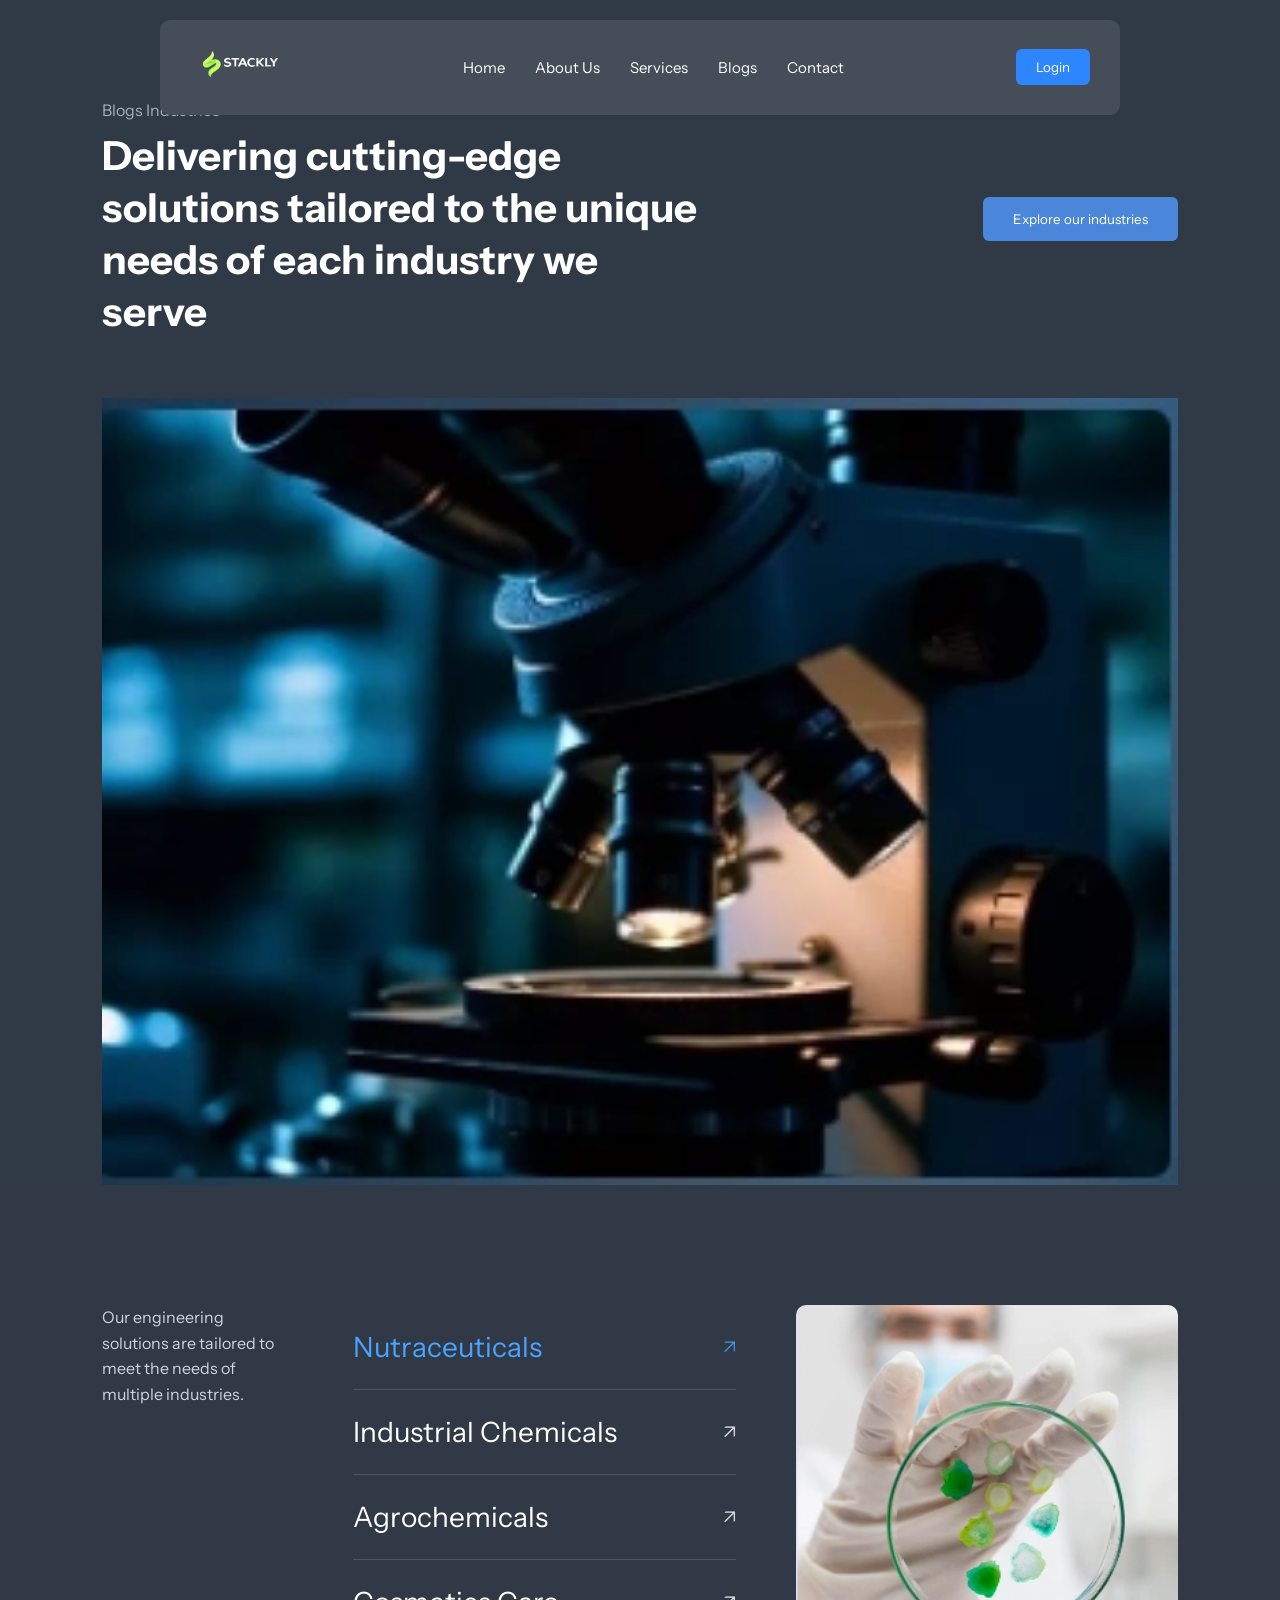
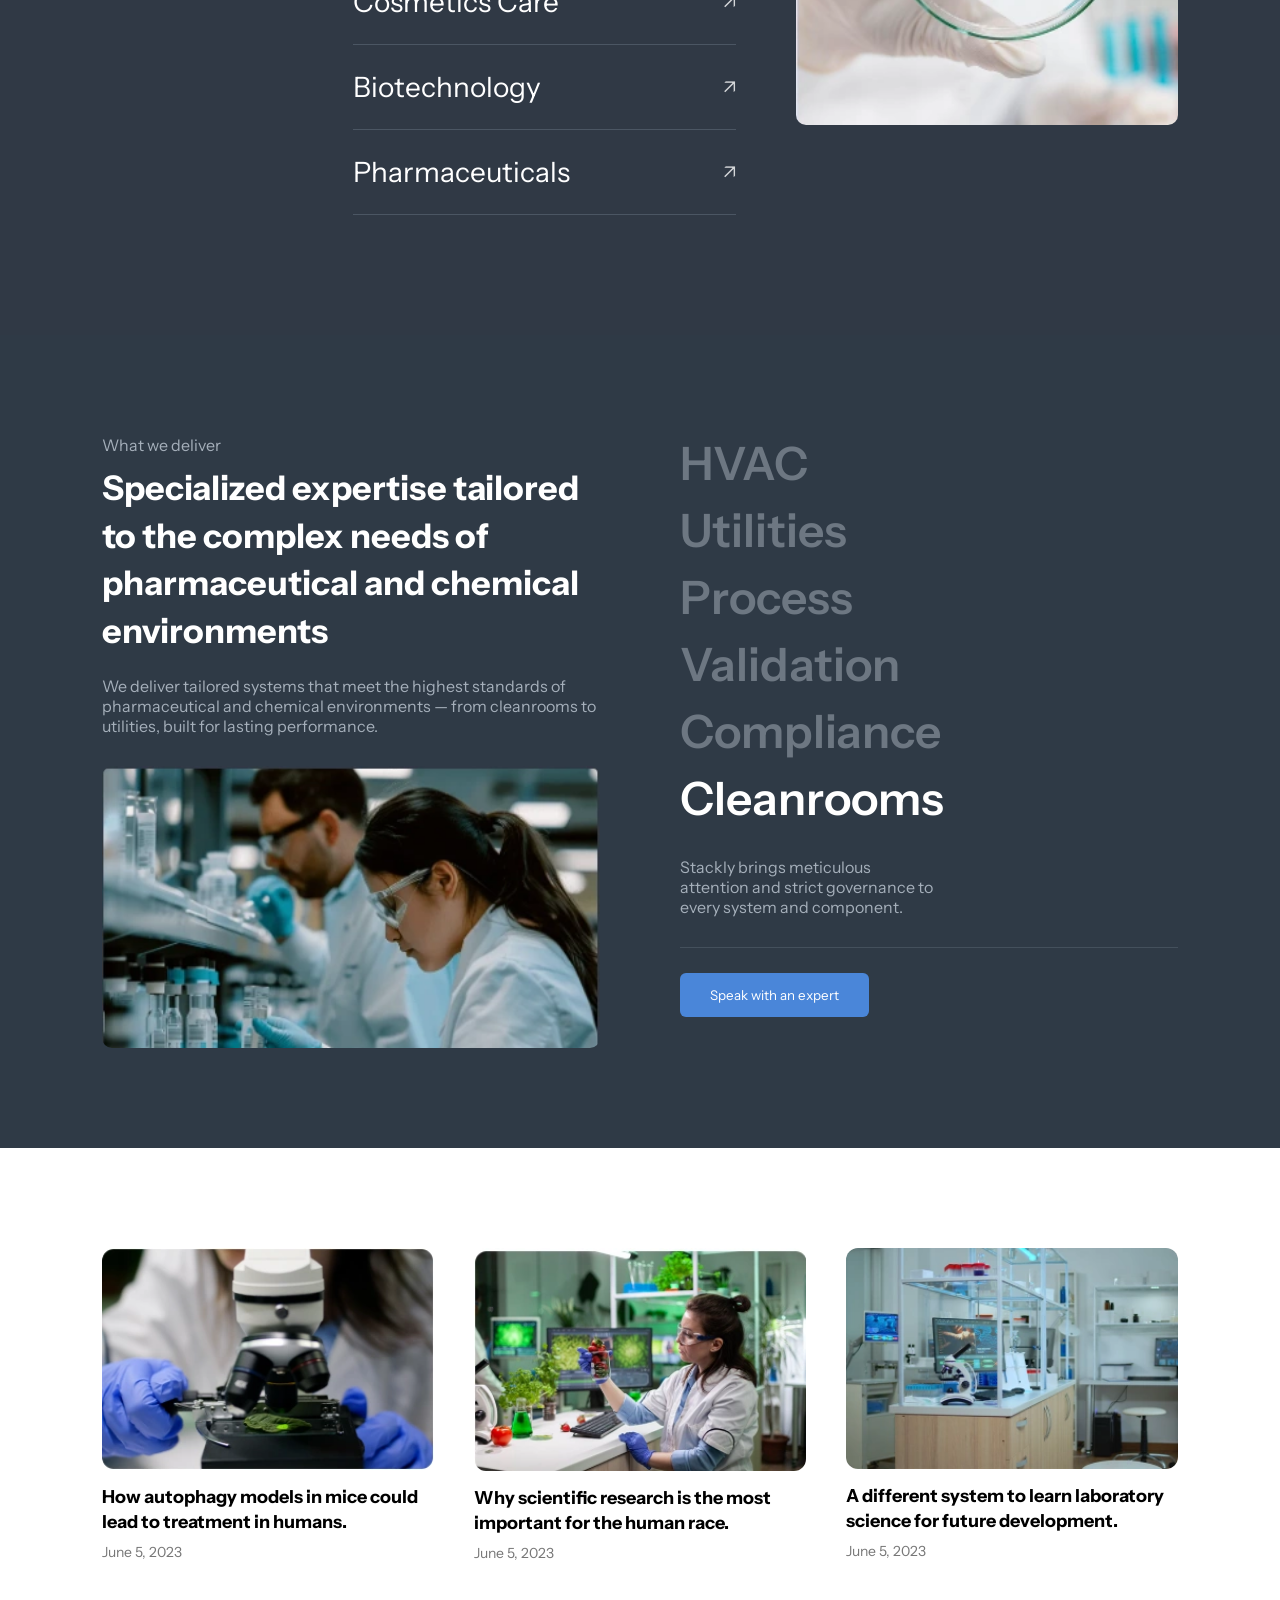
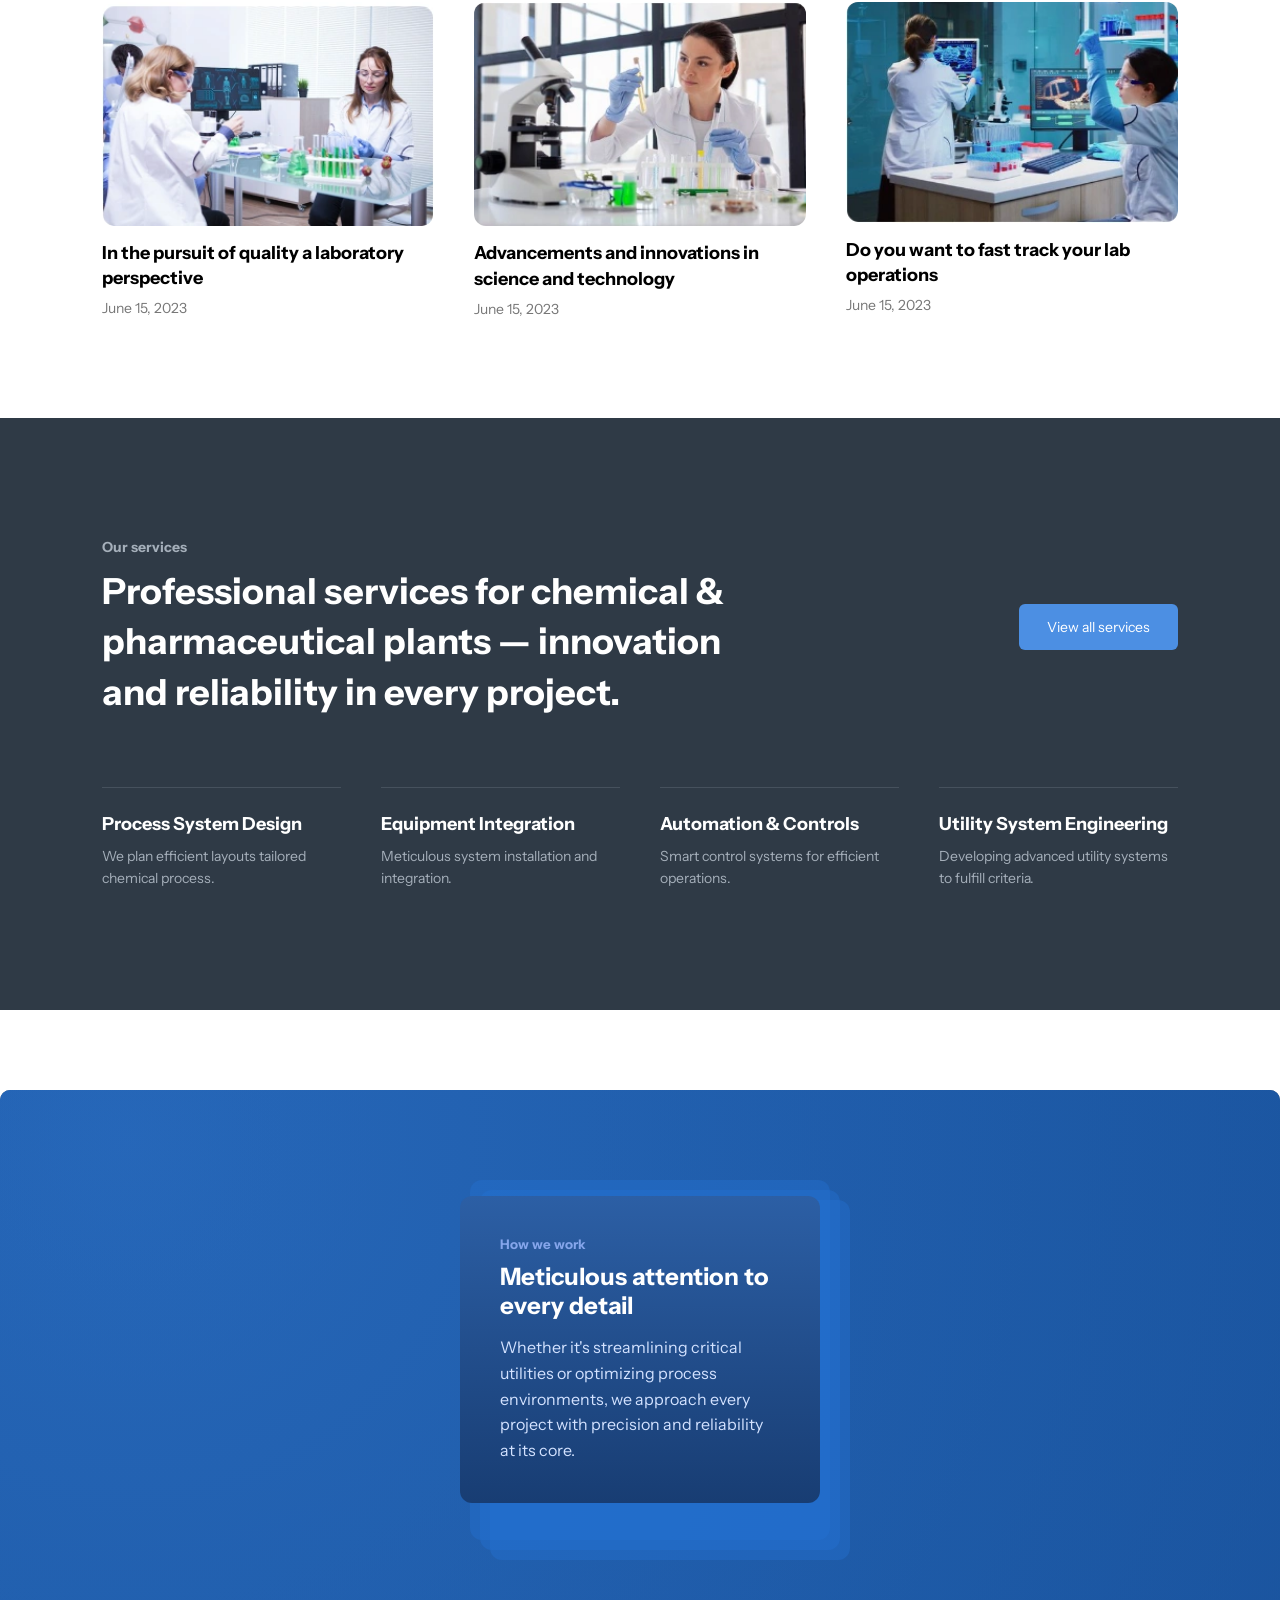
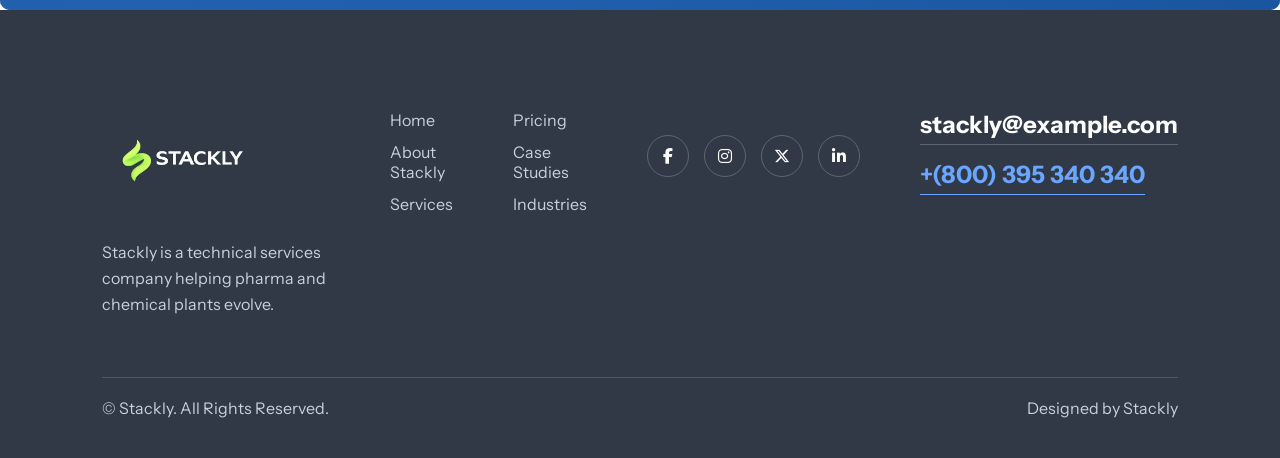
<file: blogs.html>
<!DOCTYPE html>
<html lang="en">

<head>
<meta charset="UTF-8">
<meta name="viewport" content="width=device-width, initial-scale=1.0">

<title>Stackly Biotechnology</title>

<link href="https://fonts.googleapis.com/css2?family=Instrument+Sans:wght@300;400;500;600;700&display=swap" rel="stylesheet">
<link rel="stylesheet" href="https://cdnjs.cloudflare.com/ajax/libs/font-awesome/6.5.1/css/all.min.css">
<link rel="stylesheet" href="style.css">
</head>


<body>


<header class="navbar">
<div class="nav-container">

<div class="logo">
<a href="index.html">
<img src="images/loo.webp" alt="logo">
</a>
</div>



<nav class="nav-links" id="navLinks">

<div class="mobile-top">

<img src="images/loo.webp" class="mobile-logo">

<span class="close-menu" id="closeMenu">✕</span>

</div>

<a href="index.html">Home</a>
<a href="aboutus.html">About Us</a>
<a href="services.html">Services</a>
<a href="blogs.html">Blogs</a>
<a href="contact.html">Contact</a>


<a href="login.html" class="mobile-login">
<button class="mobile-btn">Login</button>
</a>

</nav>



<a href="login.html">
  <button class="login-btn">Login</button>
</a>

<div class="hamburger" id="hamburger">☰</div>

</div>

</header>

















<section class="industries-hero">

<div class="industries-container">

<div class="industries-text reveal">

<p class="industries-small"> Blogs Industries</p>

<h1>
Delivering cutting-edge solutions tailored to the unique
needs of each industry we serve
</h1>

</div>

<div class="industries-button reveal">

<a href="404.html">
  <button>Explore our industries</button>
</a>

</div>

</div>


<div class="industries-image reveal">

<img src="images/tube.webp" alt="industry image">

</div>

</section>


<script>

    function revealIndustries(){

let reveals = document.querySelectorAll(".reveal");

for(let i=0;i<reveals.length;i++){

let windowHeight = window.innerHeight;
let elementTop = reveals[i].getBoundingClientRect().top;
let elementVisible = 120;

if(elementTop < windowHeight - elementVisible){
reveals[i].classList.add("active");
}

}

}

window.addEventListener("scroll", revealIndustries);
</script>









<section class="industry-section">

<div class="industry-container">

<!-- LEFT TEXT -->

<div class="industry-left">
<p>
Our engineering solutions are
tailored to meet the needs of
multiple industries.
</p>
</div>


<!-- CENTER LIST -->

<div class="industry-list">

<div class="industry-item active" data-img="img1">

<span class="industry-name">Nutraceuticals</span>
<span class="arrow">↗</span>

</div>


<div class="industry-item" data-img="img2">

<span class="industry-name">Industrial Chemicals</span>
<span class="arrow">↗</span>

</div>


<div class="industry-item" data-img="img3">

<span class="industry-name">Agrochemicals</span>
<span class="arrow">↗</span>

</div>


<div class="industry-item" data-img="img4">

<span class="industry-name">Cosmetics Care</span>
<span class="arrow">↗</span>

</div>


<div class="industry-item" data-img="img5">

<span class="industry-name">Biotechnology</span>
<span class="arrow">↗</span>

</div>


<div class="industry-item" data-img="img6">

<span class="industry-name">Pharmaceuticals</span>
<span class="arrow">↗</span>

</div>

</div>


<!-- RIGHT IMAGE -->

<div class="industry-image">

<img src="images/b1 (1).webp" id="img1" class="active">
<img src="images/b1 (2).webp" id="img2">
<img src="images/b1 (3).webp" id="img3">
<img src="images/b1 (4).webp" id="img4">
<img src="images/b1 (5).webp" id="img5">
<img src="images/b1 (6).webp" id="img6">

</div>

</div>

</section>



<section class="deliver-section">

<div class="deliver-container">

<!-- LEFT SIDE -->

<div class="deliver-left reveal">

<p class="deliver-small">What we deliver</p>

<h2>
Specialized expertise tailored to the complex
needs of pharmaceutical and chemical environments
</h2>

<p class="deliver-desc">
We deliver tailored systems that meet the highest standards of
pharmaceutical and chemical environments — from cleanrooms
to utilities, built for lasting performance.
</p>

<img src="images/oooo.webp" alt="lab image" class="deliver-img">

</div>


<!-- RIGHT SIDE -->

<div class="deliver-right reveal">

<div class="deliver-keywords">

<span>HVAC</span>
<span>Utilities</span>
<span>Process</span>
<span>Validation</span>
<span>Compliance</span>
<span class="active">Cleanrooms</span>

</div>

<p class="deliver-note">
Stackly  brings meticulous attention and strict
governance to every system and component.
</p>

<hr>
<button class="deliver-btn" onclick="window.location.href='404.html'">
  Speak with an expert
</button>

</div>

</div>

</section>


<script>

    function revealDeliver(){

let reveals = document.querySelectorAll(".reveal");

for(let i=0;i<reveals.length;i++){

let windowHeight = window.innerHeight;
let elementTop = reveals[i].getBoundingClientRect().top;
let elementVisible = 120;

if(elementTop < windowHeight - elementVisible){
reveals[i].classList.add("active");
}

}

}

window.addEventListener("scroll", revealDeliver);
</script>









<section class="blog-section">

<div class="blog-container">

<!-- CARD 1 -->
<div class="blog-card reveal">

<img src="images/blog (1).webp" alt="">

<h3>
How autophagy models in mice could
lead to treatment in humans.
</h3>

<p class="blog-date">June 5, 2023</p>

</div>


<!-- CARD 2 -->
<div class="blog-card reveal">

<img src="images/blog (2).webp" alt="">

<h3>
Why scientific research is the most
important for the human race.
</h3>

<p class="blog-date">June 5, 2023</p>

</div>


<!-- CARD 3 -->
<div class="blog-card reveal">

<img src="images/blog (3).webp" alt="">

<h3>
A different system to learn laboratory
science for future development.
</h3>

<p class="blog-date">June 5, 2023</p>

</div>


<!-- CARD 4 -->
<div class="blog-card reveal">

<img src="images/blog (4).webp" alt="">

<h3>
In the pursuit of quality a laboratory
perspective
</h3>

<p class="blog-date">June 15, 2023</p>

</div>


<!-- CARD 5 -->
<div class="blog-card reveal">

<img src="images/blog (5).webp" alt="">

<h3>
Advancements and innovations in
science and technology
</h3>

<p class="blog-date">June 15, 2023</p>

</div>


<!-- CARD 6 -->
<div class="blog-card reveal">

<img src="images/blog (6).webp" alt="">

<h3>
Do you want to fast track your lab
operations
</h3>

<p class="blog-date">June 15, 2023</p>

</div>

</div>

</section>


<script>

    function revealBlog(){

let reveals = document.querySelectorAll(".reveal");

for(let i=0;i<reveals.length;i++){

let windowHeight = window.innerHeight;
let elementTop = reveals[i].getBoundingClientRect().top;
let elementVisible = 120;

if(elementTop < windowHeight - elementVisible){
reveals[i].classList.add("active");
}

}

}

window.addEventListener("scroll", revealBlog);
</script>









<section class="bio-services-section">

<div class="bio-services-container">

<div class="bio-services-header">

<div class="bio-services-title">
<h5>Our services</h5>

<h2>
Professional services for chemical &
pharmaceutical plants — innovation
and reliability in every project.
</h2>
</div>


<button class="bio-services-btn" onclick="window.location.href='404.html'">
View all services
</button>


</div>


<div class="bio-services-grid">

<div class="bio-service-card bio-scroll-left">
<h3>Process System Design</h3>
<p>We plan efficient layouts tailored chemical process.</p>
</div>

<div class="bio-service-card bio-scroll-left">
<h3>Equipment Integration</h3>
<p>Meticulous system installation and integration.</p>
</div>

<div class="bio-service-card bio-scroll-left">
<h3>Automation & Controls</h3>
<p>Smart control systems for efficient operations.</p>
</div>

<div class="bio-service-card bio-scroll-left">
<h3>Utility System Engineering</h3>
<p>Developing advanced utility systems to fulfill criteria.</p>
</div>

</div>

</div>
</section>

<!-- HOW WE WORK -->

<section class="work-section">

<div class="wave"></div>
<div class="wave wave2"></div>

<div class="work-card-wrapper">

<div class="layer layer1"></div>
<div class="layer layer2"></div>
<div class="layer layer3"></div>

<div class="work-card">

<h5>How we work</h5>

<h2>Meticulous attention to every detail</h2>

<p>
Whether it's streamlining critical utilities
or optimizing process environments,
we approach every project with precision
and reliability at its core.
</p>

</div>

</div>

</section>






<footer class="footer scroll-footer">

<div class="footer-container">

<!-- LEFT SECTION -->

<div class="footer-left">


<a href="index.html">
<img src="images/loo.webp" class="footer-logo" alt="logo">
</a>


<p>
Stackly is a technical services company helping pharma
and chemical plants evolve.
</p>

</div>


<!-- MIDDLE LINKS -->

<div class="footer-links">

<div class="footer-col">

<a href="index.html">Home</a>
<a href="aboutus.html">About Stackly</a>
<a href="services.html">Services</a>

</div>


<div class="footer-col">

<a href="404.html">Pricing</a>
<a href="404.html">Case Studies</a>
<a href="404.html">Industries</a>

</div>

<div class="footer-social">

<a href="404.html" class="social-icon">
<i class="fa-brands fa-facebook-f"></i>
</a>

<a href="404.html" class="social-icon">
<i class="fa-brands fa-instagram"></i>
</a>

<a href="404.html" class="social-icon">
<i class="fa-brands fa-x-twitter"></i>
</a>

<a href="404.html" class="social-icon">
<i class="fa-brands fa-linkedin-in"></i>
</a>

</div>

</div>



<!-- RIGHT CONTACT -->

<div class="footer-contact">

<h3>stackly@example.com</h3>

<h2>+(800) 395 340 340</h2>

</div>

</div>



<div class="footer-bottom">

<p>© Stackly. All Rights Reserved.</p>

<p>Designed by Stackly</p>

</div>

</footer>


<script>

    

const footer = document.querySelector(".scroll-footer");

function revealFooter(){

const elementTop = footer.getBoundingClientRect().top;
const screenHeight = window.innerHeight;

if(elementTop < screenHeight - 100){

footer.classList.add("show");

}

}

window.addEventListener("scroll", revealFooter);
revealFooter();

</script>
<script src="main.js"></script>

<!-- Scroll To Top Button -->
<button id="scrollTopBtn">
↑
</button>

<script>

    

let scrollBtn = document.getElementById("scrollTopBtn");

window.onscroll = function() {

if (document.body.scrollTop > 200 || document.documentElement.scrollTop > 200) {
scrollBtn.style.display = "flex";
} else {
scrollBtn.style.display = "none";
}

};

scrollBtn.onclick = function() {

window.scrollTo({
top: 0,
behavior: "smooth"
});

};


    </script>

</body>
</html>
</file>
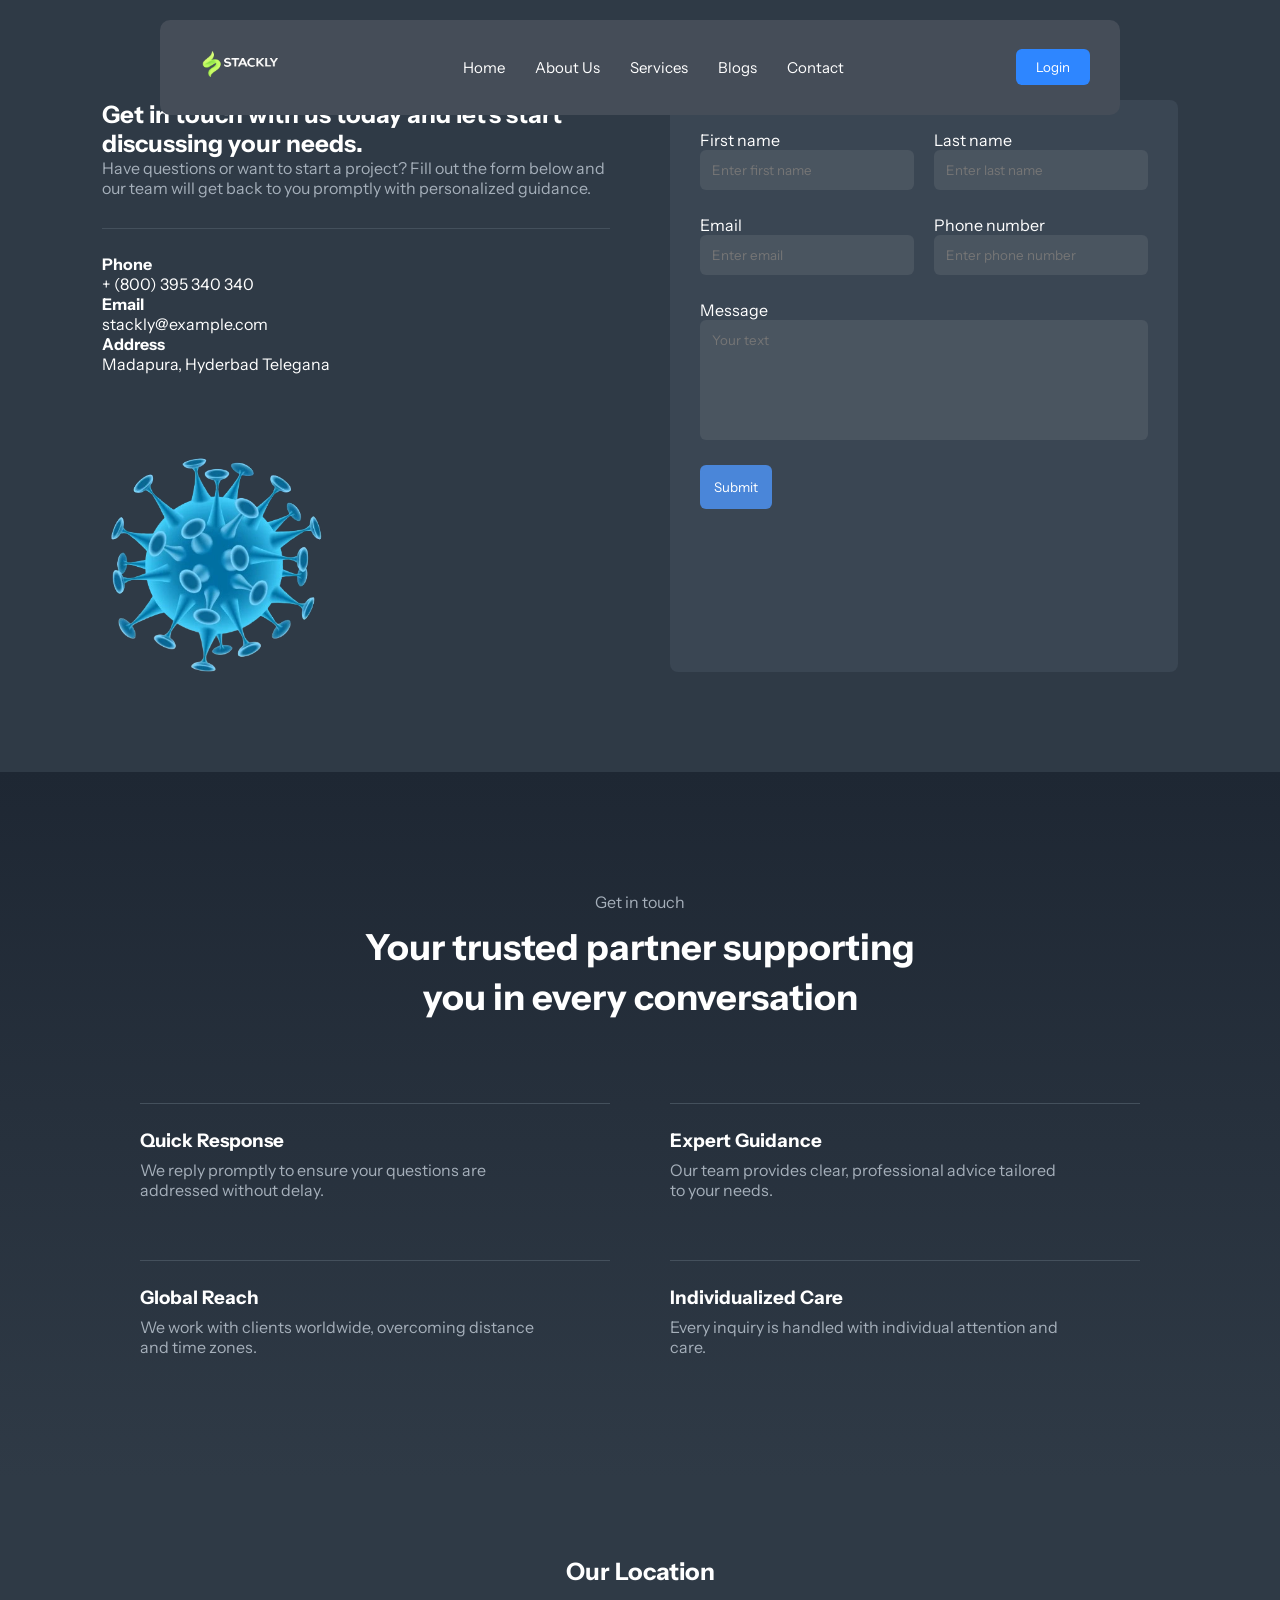
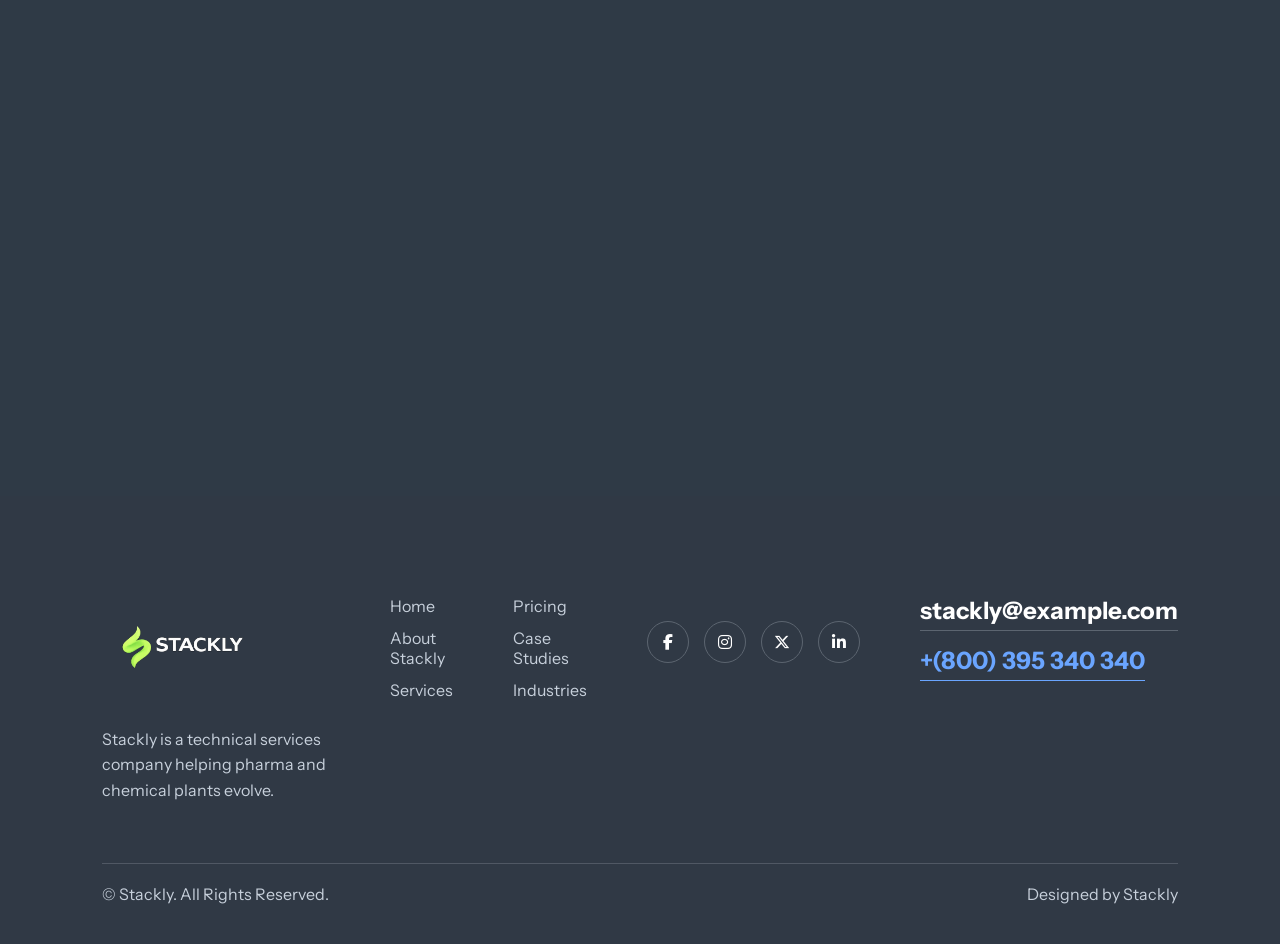
<file: contact.html>
<!DOCTYPE html>
<html lang="en">

<head>
<meta charset="UTF-8">
<meta name="viewport" content="width=device-width, initial-scale=1.0">

<title>Stackly Biotechnology</title>

<link href="https://fonts.googleapis.com/css2?family=Instrument+Sans:wght@300;400;500;600;700&display=swap" rel="stylesheet">
<link rel="stylesheet" href="https://cdnjs.cloudflare.com/ajax/libs/font-awesome/6.5.1/css/all.min.css">
<link rel="stylesheet" href="style.css">
</head>


<body>


<header class="navbar">
<div class="nav-container">

<div class="logo">
<a href="index.html">
<img src="images/loo.webp" alt="logo">
</a>
</div>



<nav class="nav-links" id="navLinks">

<div class="mobile-top">

<img src="images/loo.webp" class="mobile-logo">

<span class="close-menu" id="closeMenu">✕</span>

</div>

<a href="index.html">Home</a>
<a href="aboutus.html">About Us</a>
<a href="services.html">Services</a>
<a href="blogs.html">Blogs</a>
<a href="contact.html">Contact</a>

<a href="login.html" class="mobile-login">
<button class="mobile-btn">Login</button>
</a>

</nav>



<a href="login.html">
  <button class="login-btn">Login</button>
</a>
<div class="hamburger" id="hamburger">☰</div>

</div>

</header>






<section class="contact-section">

<div class="contact-container">

<!-- LEFT CONTENT -->

<div class="contact-info">

<h2>Get in touch with us today and let's start discussing your needs.</h2>

<p class="contact-desc">
Have questions or want to start a project? Fill out the form below
and our team will get back to you promptly with personalized guidance.
</p>

<hr>

<p><strong>Phone</strong><br> + (800) 395 340 340</p>
<p><strong>Email</strong><br> stackly@example.com</p>
<p><strong>Address</strong><br> Madapura, Hyderbad Telegana</p>




<div class="scroll-image-container">

<img src="images/kp.webp" id="scrollRotateImage" alt="scroll image">

</div>

</div>



<script>

    let rotation = 0;

window.addEventListener("scroll", function(){

rotation = window.scrollY * 0.3;

document.getElementById("scrollRotateImage").style.transform =
"rotate(" + rotation + "deg)";

});
</script>

<!-- FORM -->

<div class="contact-form">

<form id="contactForm">

<div class="form-row">

<div class="input-group">
<label>First name</label>
<input type="text" id="firstname" placeholder="Enter first name">
<span class="error" id="fnameError"></span>
</div>

<div class="input-group">
<label>Last name</label>
<input type="text" id="lastname" placeholder="Enter last name">
<span class="error" id="lnameError"></span>
</div>

</div>


<div class="form-row">

<div class="input-group">
<label>Email</label>
<input type="text" id="email" placeholder="Enter email">
<span class="error" id="emailError"></span>
</div>

<div class="input-group">
<label>Phone number</label>
<input type="text" id="phone" placeholder="Enter phone number">
<span class="error" id="phoneError"></span>
</div>

</div>


<div class="input-group">
<label>Message</label>
<textarea id="message" placeholder="Your text"></textarea>
<span class="error" id="messageError"></span>
</div>

<button type="submit" class="submit-btn">Submit</button>

</form>

</div>

</div>

</section>

<script>

    const fname = document.getElementById("firstname");
const lname = document.getElementById("lastname");
const phone = document.getElementById("phone");
const email = document.getElementById("email");
const message = document.getElementById("message");
const form = document.getElementById("contactForm");

/* NAME VALIDATION (ONLY ALPHABETS) */

fname.addEventListener("input", function () {

    this.value = this.value.replace(/[^A-Za-z]/g, "");

    if(this.value === ""){
        document.getElementById("fnameError").innerText="Only alphabets allowed";
    }else{
        document.getElementById("fnameError").innerText="";
    }

});


lname.addEventListener("input", function () {

    this.value = this.value.replace(/[^A-Za-z]/g, "");

    if(this.value === ""){
        document.getElementById("lnameError").innerText="Only alphabets allowed";
    }else{
        document.getElementById("lnameError").innerText="";
    }

});


/* PHONE VALIDATION */

phone.addEventListener("input", function(){

    this.value = this.value.replace(/[^0-9]/g,"");

    if(this.value.length > 10){
        this.value = this.value.slice(0,10);
        document.getElementById("phoneError").innerText="Only 10 digits allowed";
    }else{
        document.getElementById("phoneError").innerText="";
    }

});


/* EMAIL VALIDATION */

email.addEventListener("input", function(){

    let regex = /^[^\s@]+@[^\s@]+\.[^\s@]+$/;

    if(!regex.test(this.value)){
        document.getElementById("emailError").innerText="Invalid email format";
    }else{
        document.getElementById("emailError").innerText="";
    }

});


/* FORM SUBMIT */
form.addEventListener("submit", function(e){

e.preventDefault();

let valid = true;

/* EMAIL REGEX */
let regex = /^[^\s@]+@[^\s@]+\.[^\s@]+$/;

/* EMPTY CHECK */

if(fname.value === ""){
document.getElementById("fnameError").innerText="Please fill the form";
valid=false;
}

if(lname.value === ""){
document.getElementById("lnameError").innerText="Please fill the form";
valid=false;
}

if(email.value === ""){
document.getElementById("emailError").innerText="Please fill the form";
valid=false;
}
else if(!regex.test(email.value)){
document.getElementById("emailError").innerText="Invalid email format";
valid=false;
}

if(phone.value.length !== 10){
document.getElementById("phoneError").innerText="Phone must be 10 digits";
valid=false;
}

if(message.value === ""){
document.getElementById("messageError").innerText="Please fill the form";
valid=false;
}

/* SUCCESS */

if(valid){
window.location.href="404.html";
}

});
</script>



<section class="support-section">

<div class="support-header reveal">

<p class="support-small">Get in touch</p>

<h2>Your trusted partner supporting<br>you in every conversation</h2>

</div>


<div class="support-grid">

<!-- ITEM 1 -->

<div class="support-item reveal">

<h3>Quick Response</h3>

<p>
We reply promptly to ensure your questions are
addressed without delay.
</p>

</div>


<!-- ITEM 2 -->

<div class="support-item reveal">

<h3>Expert Guidance</h3>

<p>
Our team provides clear, professional advice
tailored to your needs.
</p>

</div>


<!-- ITEM 3 -->

<div class="support-item reveal">

<h3>Global Reach</h3>

<p>
We work with clients worldwide, overcoming
distance and time zones.
</p>

</div>


<!-- ITEM 4 -->

<div class="support-item reveal">

<h3>Individualized Care</h3>

<p>
Every inquiry is handled with individual
attention and care.
</p>

</div>

</div>

</section>


<script>

    function revealSupport(){

let reveals = document.querySelectorAll(".reveal");

for(let i=0;i<reveals.length;i++){

let windowHeight = window.innerHeight;
let elementTop = reveals[i].getBoundingClientRect().top;
let elementVisible = 120;

if(elementTop < windowHeight - elementVisible){
reveals[i].classList.add("active");
}

}

}

window.addEventListener("scroll", revealSupport);
</script>



<section class="map-section">

<h2>Our Location</h2>

<div class="map-container">

<iframe 
src="https://maps.google.com/maps?q=ayyappa%20society%20madhapur%20hyderabad&t=&z=15&ie=UTF8&iwloc=&output=embed"
frameborder="0"
scrolling="no"
marginheight="0"
marginwidth="0">
</iframe>

</div>

</section>



<footer class="footer scroll-footer">

<div class="footer-container">

<!-- LEFT SECTION -->

<div class="footer-left">


<a href="index.html">
<img src="images/loo.webp" class="footer-logo" alt="logo">
</a>


<p>
Stackly is a technical services company helping pharma
and chemical plants evolve.
</p>

</div>


<!-- MIDDLE LINKS -->

<div class="footer-links">

<div class="footer-col">

<a href="index.html">Home</a>
<a href="aboutus.html">About Stackly</a>
<a href="services.html">Services</a>

</div>


<div class="footer-col">

<a href="404.html">Pricing</a>
<a href="404.html">Case Studies</a>
<a href="404.html">Industries</a>

</div>

<div class="footer-social">

<a href="404.html" class="social-icon">
<i class="fa-brands fa-facebook-f"></i>
</a>

<a href="404.html" class="social-icon">
<i class="fa-brands fa-instagram"></i>
</a>

<a href="404.html" class="social-icon">
<i class="fa-brands fa-x-twitter"></i>
</a>

<a href="404.html" class="social-icon">
<i class="fa-brands fa-linkedin-in"></i>
</a>

</div>

</div>



<!-- RIGHT CONTACT -->

<div class="footer-contact">

<h3>stackly@example.com</h3>

<h2>+(800) 395 340 340</h2>

</div>

</div>



<div class="footer-bottom">

<p>© Stackly. All Rights Reserved.</p>

<p>Designed by Stackly</p>

</div>

</footer>


<script>

    

const footer = document.querySelector(".scroll-footer");

function revealFooter(){

const elementTop = footer.getBoundingClientRect().top;
const screenHeight = window.innerHeight;

if(elementTop < screenHeight - 100){

footer.classList.add("show");

}

}

window.addEventListener("scroll", revealFooter);
revealFooter();

</script>
<script src="main.js"></script>

<!-- Scroll To Top Button -->
<button id="scrollTopBtn">
↑
</button>

<script>

    

let scrollBtn = document.getElementById("scrollTopBtn");

window.onscroll = function() {

if (document.body.scrollTop > 200 || document.documentElement.scrollTop > 200) {
scrollBtn.style.display = "flex";
} else {
scrollBtn.style.display = "none";
}

};

scrollBtn.onclick = function() {

window.scrollTo({
top: 0,
behavior: "smooth"
});

};


    </script>

</body>
</html>
</file>
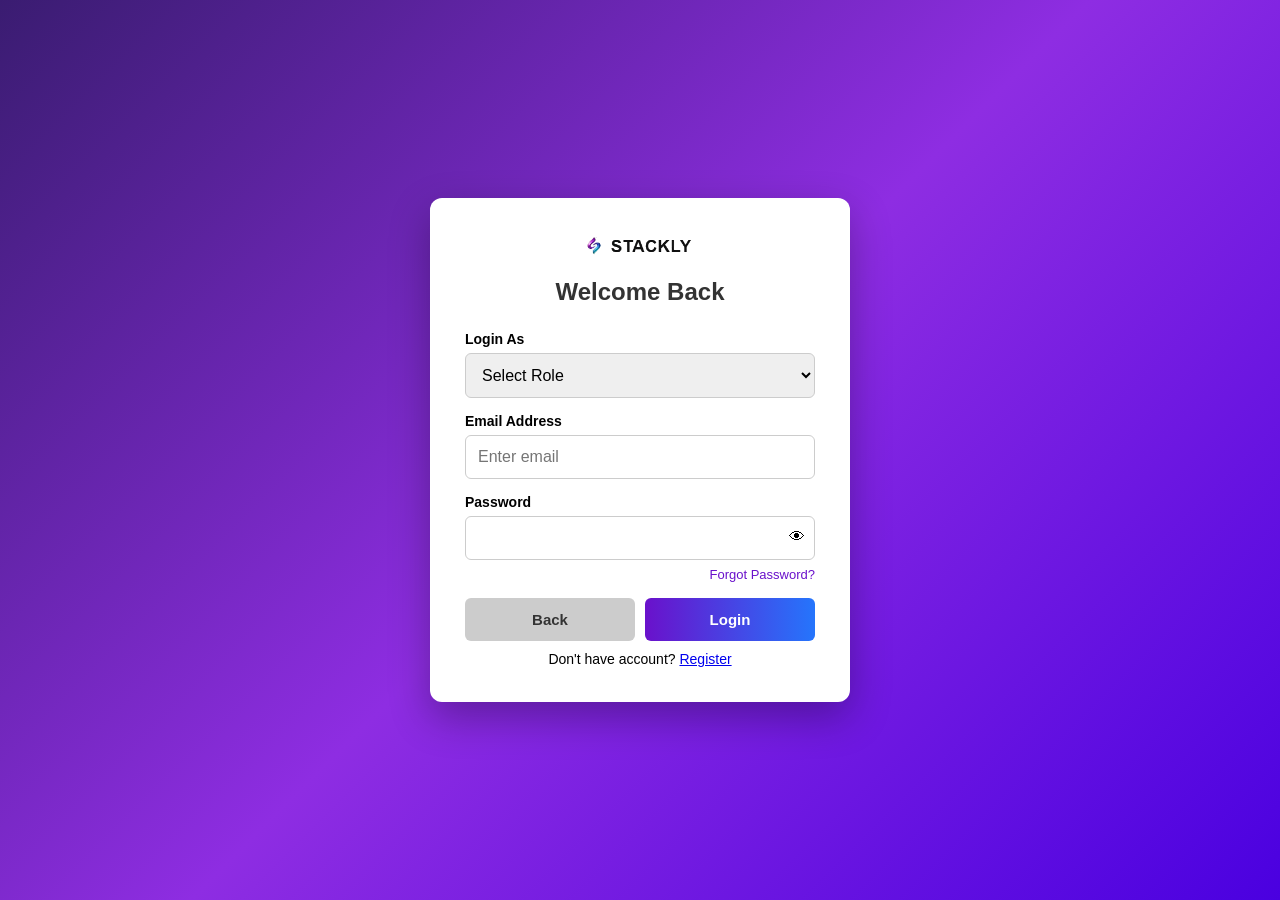
<file: login.html>
<!DOCTYPE html>
<html lang="en">

<head>

<meta charset="UTF-8">
<meta name="viewport" content="width=device-width, initial-scale=1.0">

<title>Stackly Biotechnology | Login</title>

<style>

*{
margin:0;
padding:0;
box-sizing:border-box;
font-family:Segoe UI, sans-serif;
}

body{
min-height:100vh;
display:flex;
align-items:center;
justify-content:center;
background:linear-gradient(135deg,#3a1c71,#8e2de2,#4a00e0);
padding:20px;
}

.container{
background:white;
width:100%;
max-width:420px;
padding:35px;
border-radius:12px;
box-shadow:0 15px 40px rgba(0,0,0,.3);
}

.logo{
text-align:center;
margin-bottom:15px;
}

.logo img{
width:120px;
}

h2{
text-align:center;
margin-bottom:25px;
color:#333;
}

label{
font-weight:600;
font-size:14px;
display:block;
margin-bottom:6px;
}

input,select{
width:100%;
padding:12px;
margin-bottom:15px;
border:1px solid #ccc;
border-radius:6px;
font-size:16px;
outline:none;
}

input:focus,select:focus{
border-color:#6a11cb;
}

.password-box{
position:relative;
}

.password-box span{
position:absolute;
right:10px;
top:12px;
cursor:pointer;
}

button{
width:100%;
padding:13px;
background:linear-gradient(90deg,#6a11cb,#2575fc);
border:none;
color:white;
font-weight:bold;
border-radius:6px;
cursor:pointer;
font-size:15px;
}

button:hover{
opacity:.9;
}

.register{
text-align:center;
margin-top:10px;
font-size:14px;
}


.forgot{
text-align:right;
margin-top:-10px;
margin-bottom:15px;
}

.forgot a{
font-size:13px;
color:#6a11cb;
text-decoration:none;
}

.forgot a:hover{
text-decoration:underline;
}

@media (max-width:480px){

.container{
padding:25px;
}

h2{
font-size:20px;
}

}


.btn-group{
display:flex;
gap:10px;
}

.back-btn{
background:#ccc;
color:#333;
font-weight:600;
}

.back-btn:hover{
background:#bbb;
}

</style>

</head>

<body>

<div class="container">

<div class="logo">
<img src="images/logo2.webp" alt="Stackly Logo">
</div>

<h2>Welcome Back</h2>

<form id="loginForm">

<label>Login As</label>

<select id="role" required>

<option value="">Select Role</option>
<option value="admin">Administrator</option>
<option value="researcher">Researcher</option>
<option value="patient">Patient</option>

</select>

<label>Email Address</label>
<input type="email" id="email" placeholder="Enter email" required>

<label>Password</label>


<div class="password-box">
<input type="password" id="password" required>
<span onclick="togglePassword()">👁</span>
</div>

<div class="forgot">
<a href="404.html">Forgot Password?</a>
</div>

<div class="btn-group">
<button type="button" class="back-btn" onclick="goBack()">Back</button>
<button type="submit">Login</button>
</div>

<script>

    
function goBack(){
window.location.href="index.html"
}

</script>

</form>

<div class="register">
Don't have account? <a href="register.html">Register</a>
</div>

</div>

<script>

function togglePassword(){

let field=document.getElementById("password")

if(field.type==="password"){
field.type="text"
}else{
field.type="password"
}

}

document.getElementById("loginForm").addEventListener("submit",function(e){

e.preventDefault()

let email=document.getElementById("email").value
let password=document.getElementById("password").value
let role=document.getElementById("role").value

let user=JSON.parse(localStorage.getItem("stacklyUser"))

if(user && email===user.email && password===user.password && role===user.role){

localStorage.setItem("loggedEmail",email)

if(role==="admin"){
window.location.href="admin-dashboard.html"
}

if(role==="researcher"){
window.location.href="researcher-dashboard.html"
}

if(role==="patient"){
window.location.href="patient-dashboard.html"
}

}

else{

alert("Invalid login credentials")

}

})


</script>

</body>
</html>
</file>
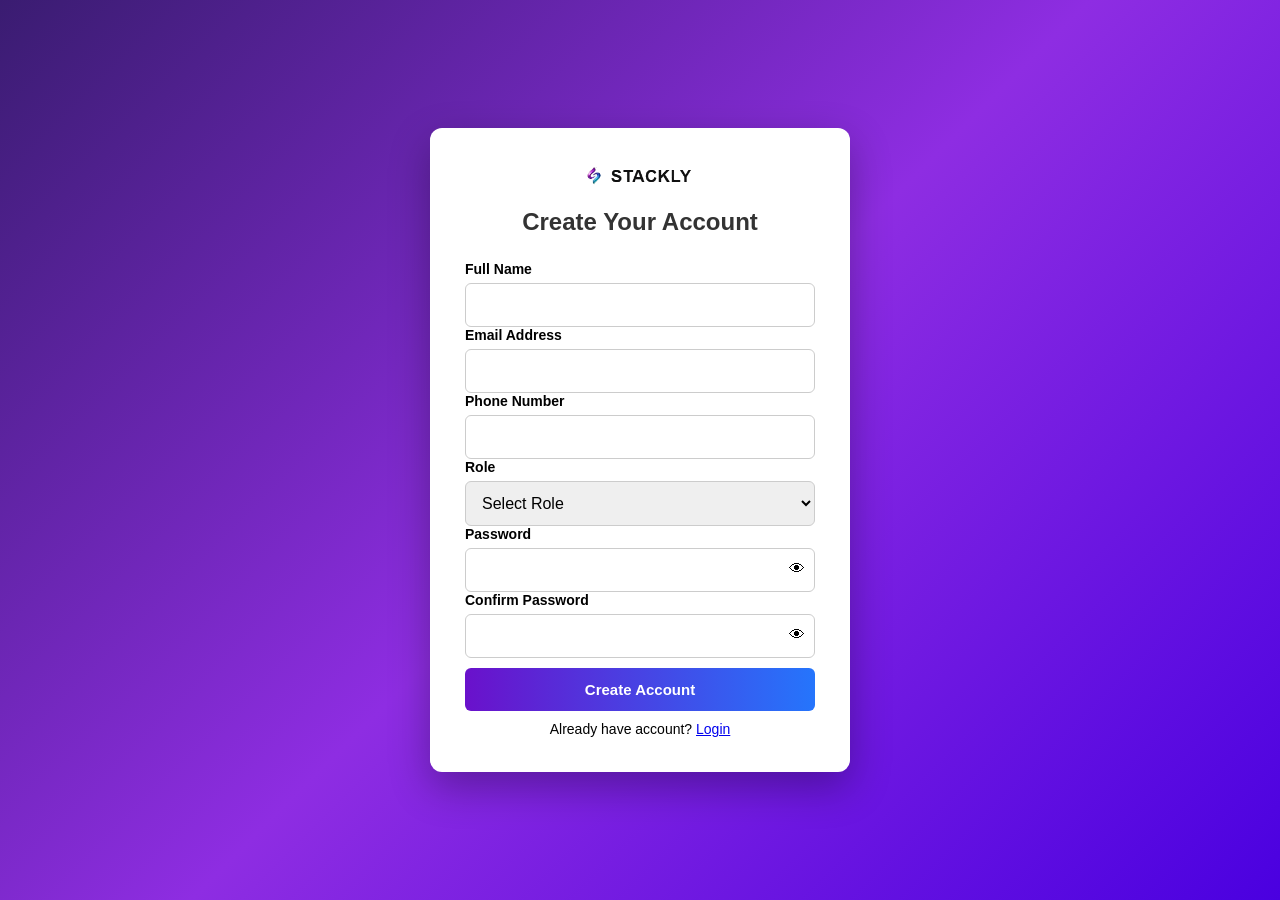
<file: register.html>
<!DOCTYPE html>
<html lang="en">

<head>

<meta charset="UTF-8">
<meta name="viewport" content="width=device-width, initial-scale=1.0">

<title>Stackly Biotechnology | Register</title>

<style>

*{
margin:0;
padding:0;
box-sizing:border-box;
font-family:Segoe UI, sans-serif;
}

body{
min-height:100vh;
display:flex;
align-items:center;
justify-content:center;
background:linear-gradient(135deg,#3a1c71,#8e2de2,#4a00e0);
padding:20px;
}

.container{
background:white;
width:100%;
max-width:420px;
padding:35px;
border-radius:12px;
box-shadow:0 15px 40px rgba(0,0,0,.3);
}

.logo{
text-align:center;
margin-bottom:15px;
}

.logo img{
width: 120px;
}

h2{
text-align:center;
margin-bottom:25px;
color:#333;
}

label{
font-weight:600;
font-size:14px;
display:block;
margin-bottom:6px;
}

input,select{
width:100%;
padding:12px;
border:1px solid #ccc;
border-radius:6px;
font-size:16px;
outline:none;
}

input:focus,select:focus{
border-color:#6a11cb;
}

.error{
color:red;
font-size:12px;
margin-bottom:10px;
display:none;
}

.input-error{
border-color:red;
}

.password-box{
position:relative;
}

.password-box span{
position:absolute;
right:10px;
top:12px;
cursor:pointer;
}

button{
width:100%;
padding:13px;
margin-top:10px;
background:linear-gradient(90deg,#6a11cb,#2575fc);
border:none;
color:white;
font-weight:bold;
border-radius:6px;
cursor:pointer;
font-size:15px;
}

.success{
text-align:center;
color:green;
margin-top:10px;
}

.login{
text-align:center;
margin-top:10px;
font-size:14px;
}

</style>

</head>

<body>

<div class="container">

<div class="logo">
<img src="images/logo2.webp">
</div>

<h2>Create Your Account</h2>

<form id="registerForm">

<label>Full Name</label>
<input type="text" id="name">
<div class="error" id="nameError">Only alphabets allowed</div>

<label>Email Address</label>
<input type="email" id="email">
<div class="error" id="emailError">Enter valid email</div>

<label>Phone Number</label>
<input type="text" id="phone">
<div class="error" id="phoneError">Phone must be 10 digits</div>

<label>Role</label>
<select id="role">
<option value="">Select Role</option>
<option value="admin">Administrator</option>
<option value="researcher">Researcher</option>
<option value="patient">Patient</option>
</select>
<div class="error" id="roleError">Please select role</div>

<label>Password</label>

<div class="password-box">
<input type="password" id="password">
<span onclick="togglePassword('password')">👁</span>
</div>
<div class="error" id="passwordError">Password required</div>

<label>Confirm Password</label>

<div class="password-box">
<input type="password" id="confirmPassword">
<span onclick="togglePassword('confirmPassword')">👁</span>
</div>
<div class="error" id="confirmPasswordError">Passwords do not match</div>

<button>Create Account</button>

</form>

<p class="success" id="successMsg"></p>

<div class="login">
Already have account? <a href="login.html">Login</a>
</div>

</div>

<script>

function togglePassword(id){

let field=document.getElementById(id)

field.type=field.type==="password"?"text":"password"

}


// Restrict name

document.getElementById("name").addEventListener("input",function(){

this.value=this.value.replace(/[^a-zA-Z ]/g,'')

})


// Restrict phone

document.getElementById("phone").addEventListener("input",function(){

this.value=this.value.replace(/[^0-9]/g,'')

if(this.value.length>10){
this.value=this.value.slice(0,10)
}

})


document.getElementById("registerForm").addEventListener("submit",function(e){

e.preventDefault()

let valid=true

let name=document.getElementById("name")
let email=document.getElementById("email")
let phone=document.getElementById("phone")
let role=document.getElementById("role")
let password=document.getElementById("password")
let confirmPassword=document.getElementById("confirmPassword")

let emailPattern=/^[^ ]+@[^ ]+\.[a-z]{2,3}$/


// Reset errors

document.querySelectorAll(".error").forEach(e=>e.style.display="none")
document.querySelectorAll("input,select").forEach(e=>e.classList.remove("input-error"))


// Name validation

if(name.value.trim()===""){

name.classList.add("input-error")
document.getElementById("nameError").style.display="block"
valid=false

}


// Email validation

if(!email.value.match(emailPattern)){

email.classList.add("input-error")
document.getElementById("emailError").style.display="block"
valid=false

}


// Phone validation

if(phone.value.length!==10){

phone.classList.add("input-error")
document.getElementById("phoneError").style.display="block"
valid=false

}


// Role validation

if(role.value===""){

role.classList.add("input-error")
document.getElementById("roleError").style.display="block"
valid=false

}


// Password validation

if(password.value===""){

password.classList.add("input-error")
document.getElementById("passwordError").style.display="block"
valid=false

}


// Confirm password

if(password.value!==confirmPassword.value){

confirmPassword.classList.add("input-error")
document.getElementById("confirmPasswordError").style.display="block"
valid=false

}


if(!valid) return


let user={
name:name.value,
email:email.value,
phone:phone.value,
role:role.value,
password:password.value
}

localStorage.setItem("stacklyUser",JSON.stringify(user))

document.getElementById("successMsg").innerText="Credentials saved successfully"

setTimeout(()=>{

window.location.href="login.html"

},2000)

})

</script>

</body>
</html>
</file>
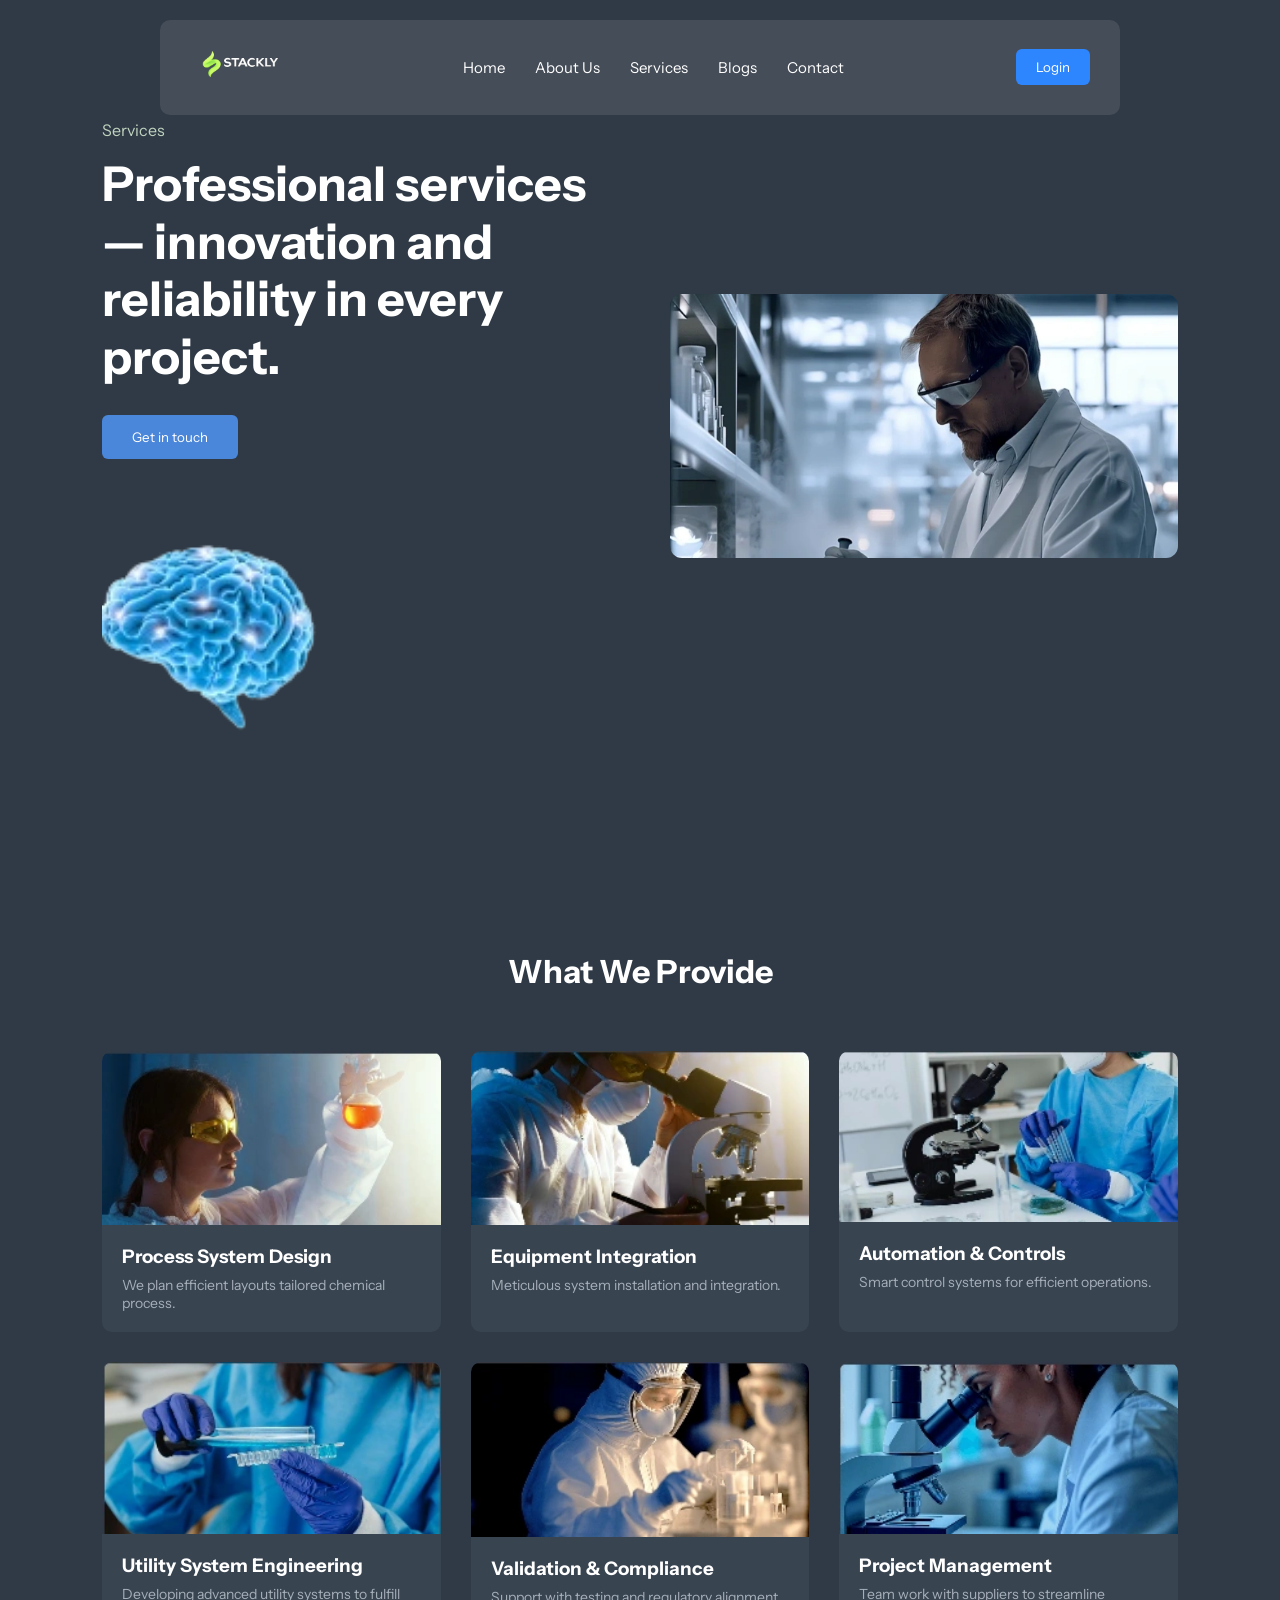
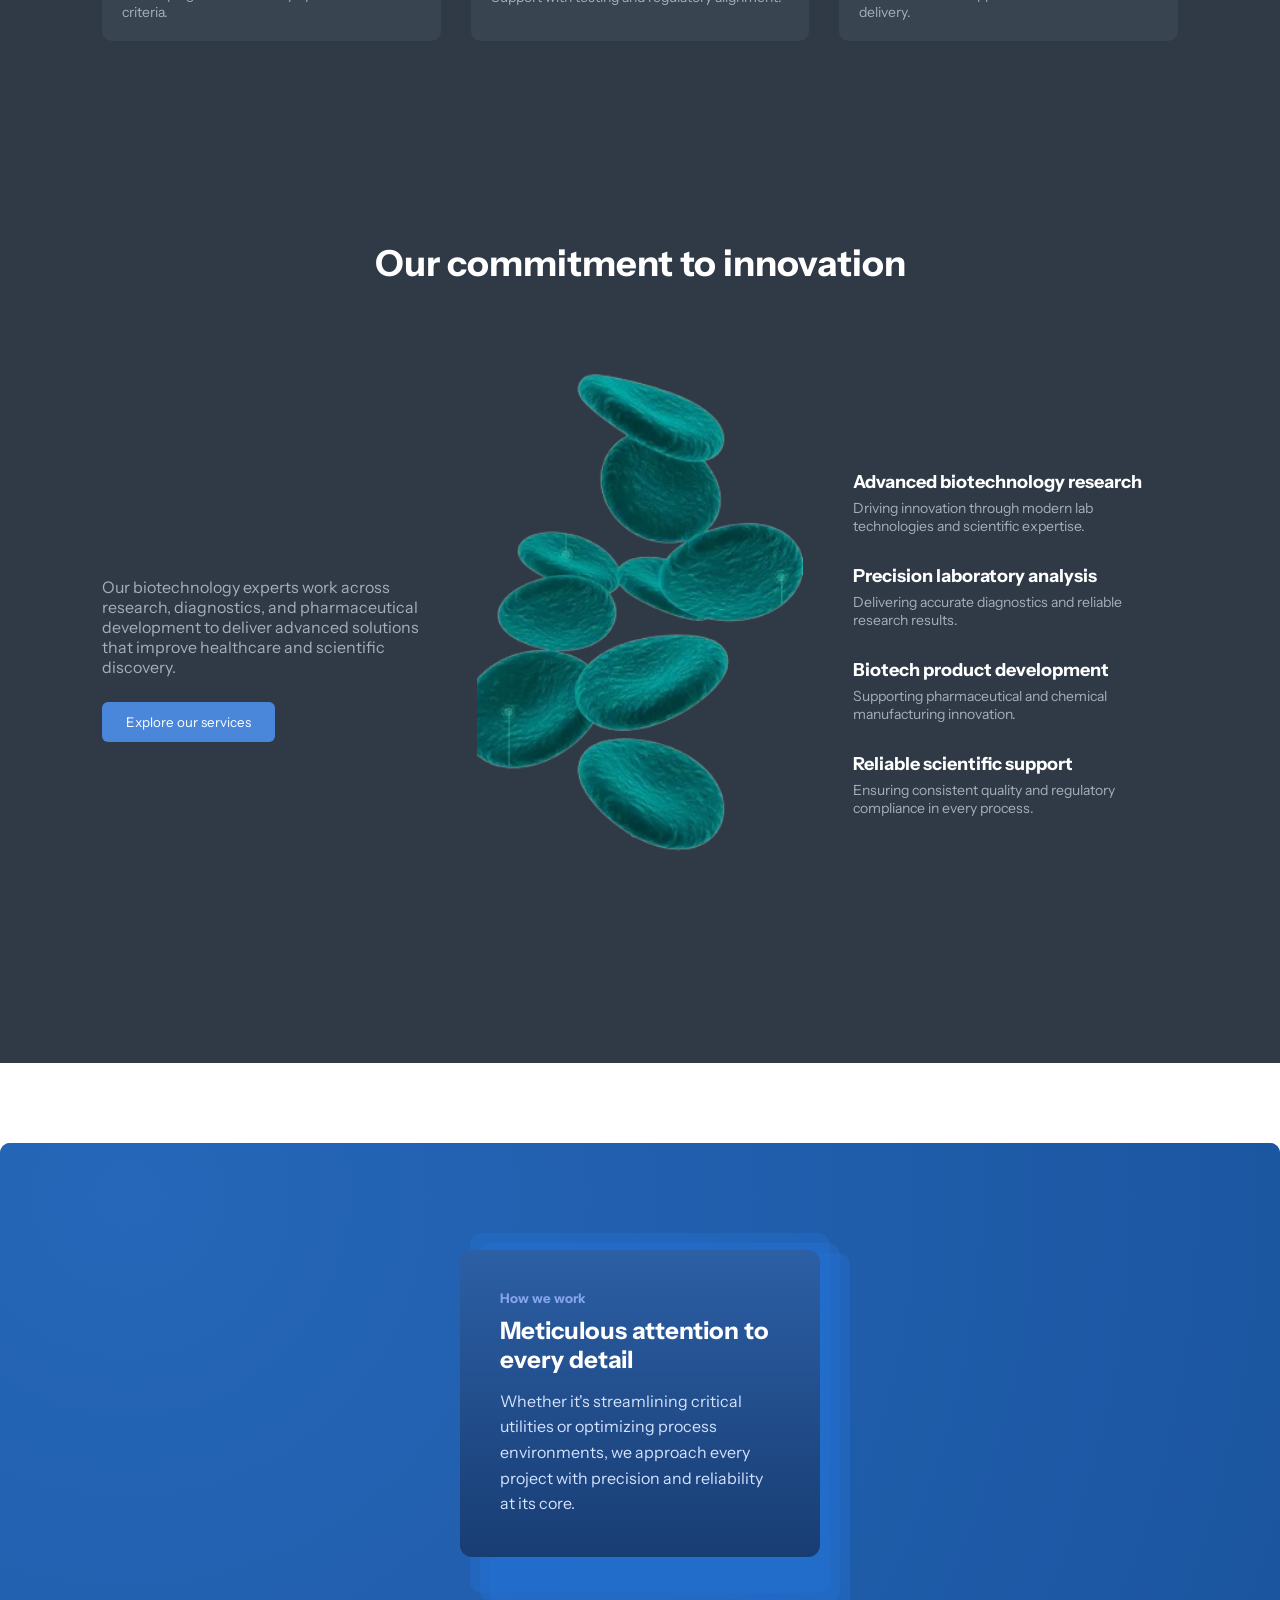
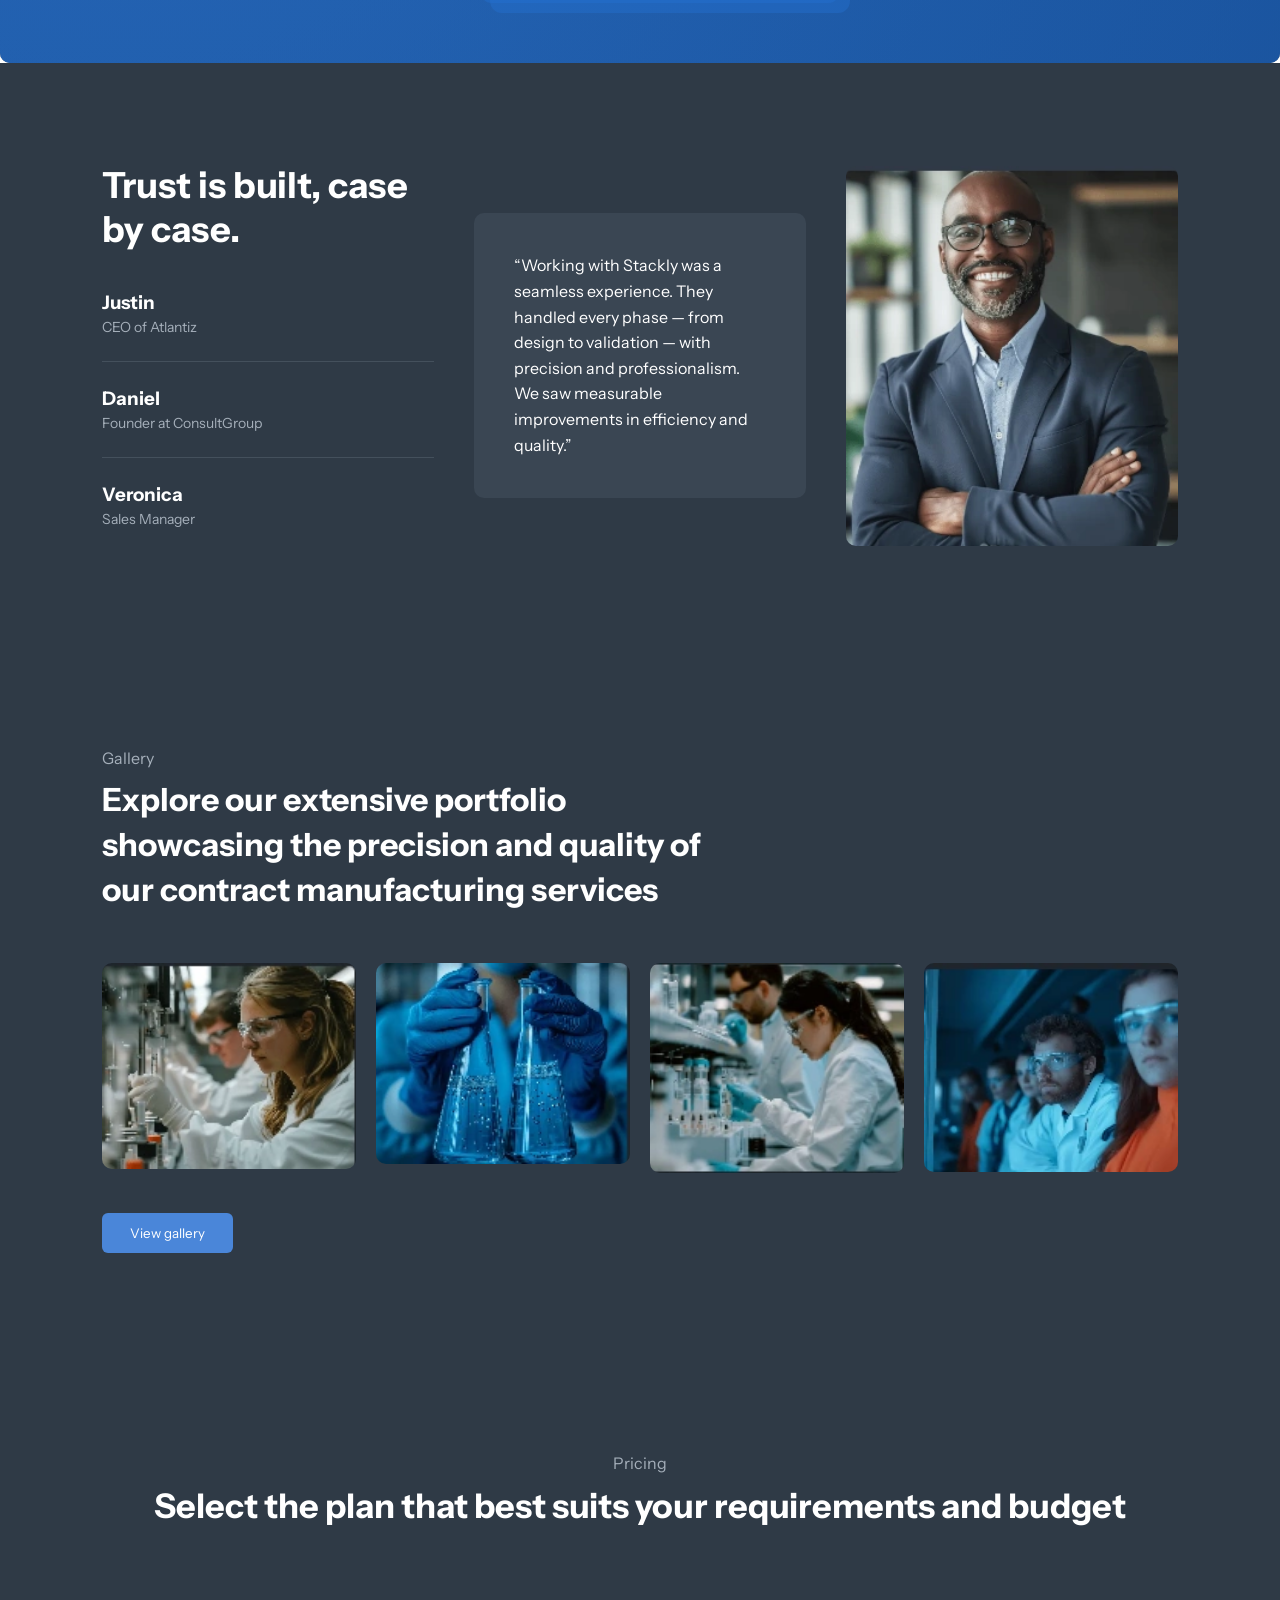
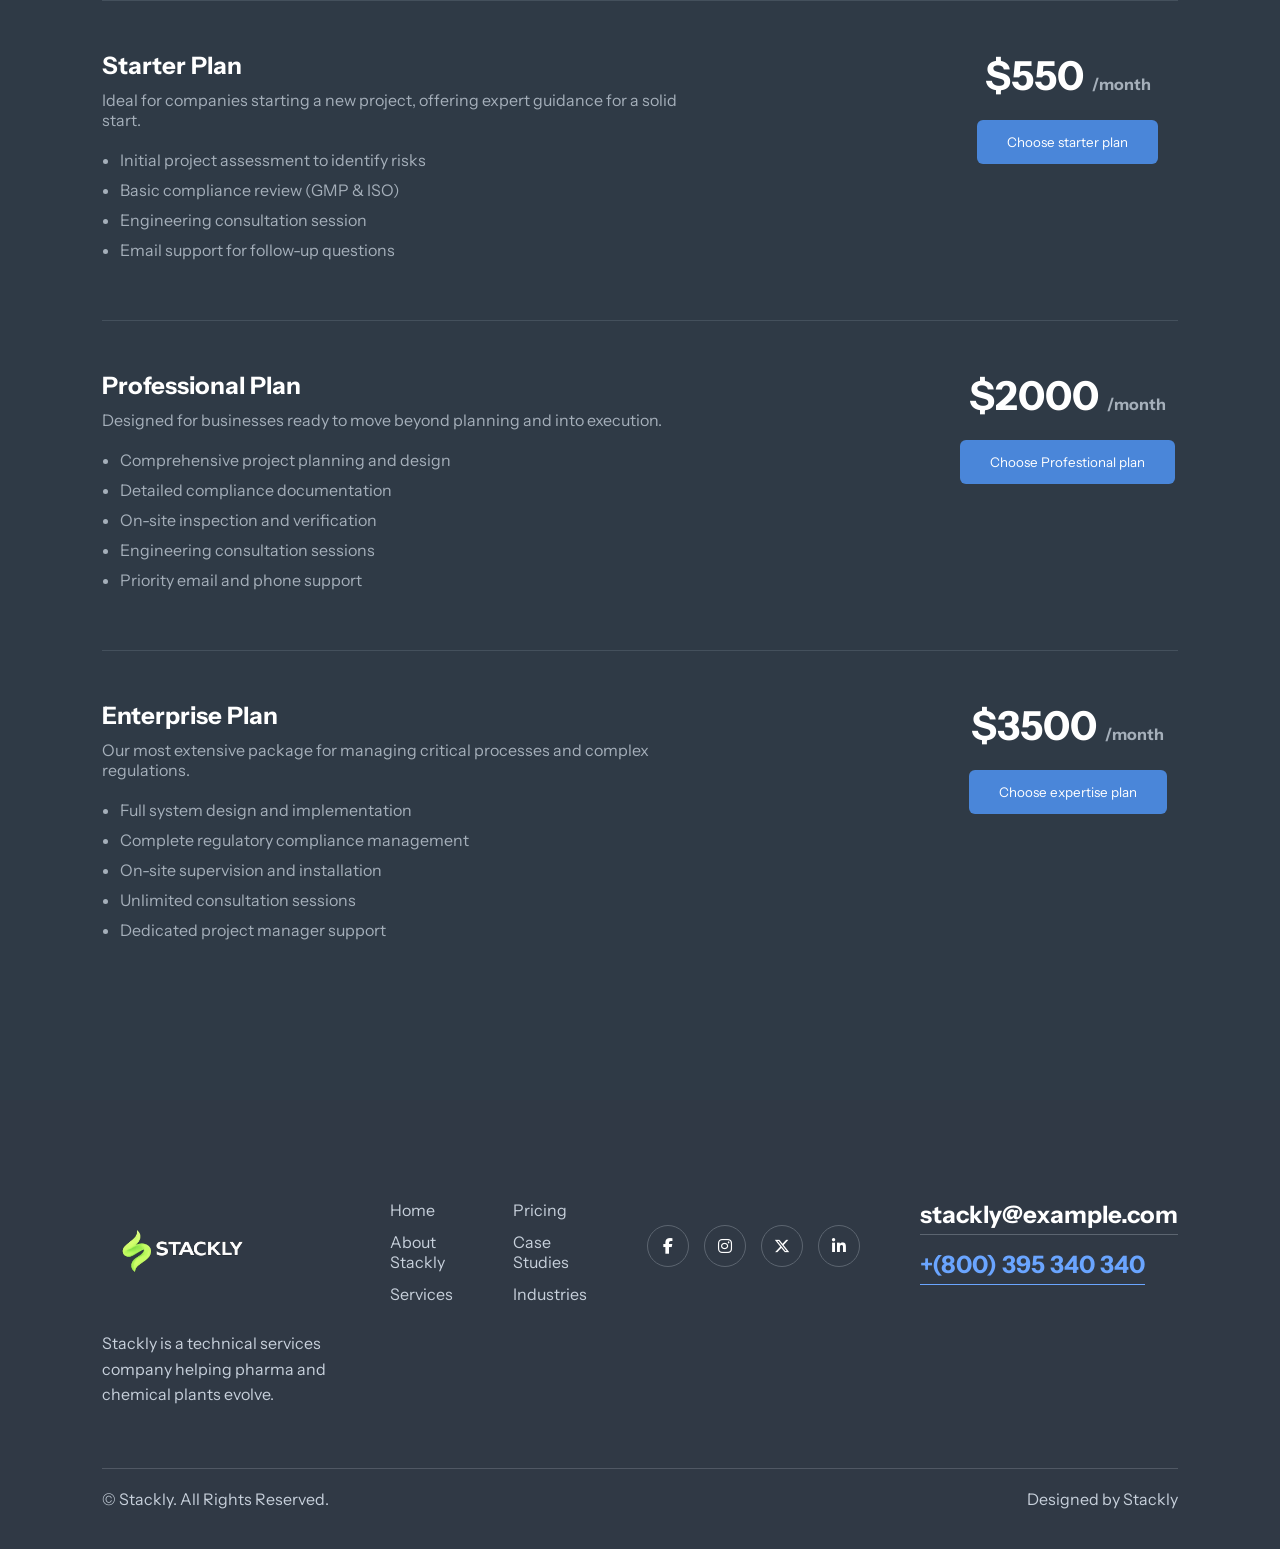
<file: services.html>
<!DOCTYPE html>
<html lang="en">

<head>
<meta charset="UTF-8">
<meta name="viewport" content="width=device-width, initial-scale=1.0">

<title>Stackly Biotechnology</title>

<link href="https://fonts.googleapis.com/css2?family=Instrument+Sans:wght@300;400;500;600;700&display=swap" rel="stylesheet">
<link rel="stylesheet" href="https://cdnjs.cloudflare.com/ajax/libs/font-awesome/6.5.1/css/all.min.css">
<link rel="stylesheet" href="style.css">
</head>


<body>


<header class="navbar">
<div class="nav-container">

<div class="logo">
<a href="index.html">
<img src="images/loo.webp" alt="logo">
</a>
</div>



<nav class="nav-links" id="navLinks">

<div class="mobile-top">

<img src="images/loo.webp" class="mobile-logo">

<span class="close-menu" id="closeMenu">✕</span>

</div>

<a href="index.html">Home</a>
<a href="aboutus.html">About Us</a>
<a href="services.html">Services</a>
<a href="blogs.html">Blogs</a>
<a href="contact.html">Contact</a>


<a href="login.html" class="mobile-login">
<button class="mobile-btn">Login</button>
</a>

</nav>


<a href="login.html">
  <button class="login-btn">Login</button>
</a>

<div class="hamburger" id="hamburger">☰</div>

</div>

</header>






<section class="services-hero">

<div class="services-container">

<div class="services-text reveal">

<p class="services-small">Services</p>

<h1>
Professional services —
innovation and reliability
in every project.
</h1>

<button class="services-btn" onclick="window.location.href='404.html'">
  Get in touch
</button>



<div class="scroll-image-container">

<img src="images/brain.webp" id="scrollRotateImage" alt="scroll image">



</div>




</div>


<div class="services-image reveal">

<img src="images/s1 (1).webp" alt="services image">

</div>



</div>

</section>

<script>

    function revealHero(){

let reveals = document.querySelectorAll(".reveal");

for(let i=0;i<reveals.length;i++){

let windowHeight = window.innerHeight;
let elementTop = reveals[i].getBoundingClientRect().top;
let elementVisible = 120;

if(elementTop < windowHeight - elementVisible){
reveals[i].classList.add("active");
}

}

}

window.addEventListener("scroll", revealHero);





</script>









<section class="services-section">

<h2 class="services-title">What We Provide</h2>

<div class="services-grid">

<!-- CARD 1 -->
<div class="service-card reveal">

<img src="images/s1 (2).webp" alt="">

<div class="service-content">
<h3>Process System Design</h3>
<p>We plan efficient layouts tailored chemical process.</p>
</div>

</div>

<!-- CARD 2 -->
<div class="service-card reveal">

<img src="images/s1 (3).webp" alt="">

<div class="service-content">
<h3>Equipment Integration</h3>
<p>Meticulous system installation and integration.</p>
</div>

</div>

<!-- CARD 3 -->
<div class="service-card reveal">

<img src="images/s1 (4).webp" alt="">

<div class="service-content">
<h3>Automation & Controls</h3>
<p>Smart control systems for efficient operations.</p>
</div>

</div>

<!-- CARD 4 -->
<div class="service-card reveal">

<img src="images/s1 (5).webp" alt="">

<div class="service-content">
<h3>Utility System Engineering</h3>
<p>Developing advanced utility systems to fulfill criteria.</p>
</div>

</div>

<!-- CARD 5 -->
<div class="service-card reveal">

<img src="images/s1 (6).webp" alt="">

<div class="service-content">
<h3>Validation & Compliance</h3>
<p>Support with testing and regulatory alignment.</p>
</div>

</div>

<!-- CARD 6 -->
<div class="service-card reveal">

<img src="images/j.webp" alt="">

<div class="service-content">
<h3>Project Management</h3>
<p>Team work with suppliers to streamline delivery.</p>
</div>

</div>

</div>

</section>



<script>

    function revealServices(){

let reveals = document.querySelectorAll(".reveal");

for(let i=0;i<reveals.length;i++){

let windowHeight = window.innerHeight;
let elementTop = reveals[i].getBoundingClientRect().top;
let elementVisible = 120;

if(elementTop < windowHeight - elementVisible){
reveals[i].classList.add("active");
}

}

}

window.addEventListener("scroll", revealServices);
</script>









<section class="commitment-section">

<h2 class="commitment-title">Our commitment to innovation</h2>

<div class="commitment-container">

<!-- LEFT CONTENT -->

<div class="commitment-left reveal">

<p class="commitment-text">
Our biotechnology experts work across research, diagnostics,
and pharmaceutical development to deliver advanced solutions
that improve healthcare and scientific discovery.
</p>

<a href="404.html">
  <button class="commitment-btn">Explore our services</button>
</a>

</div>


<!-- MIDDLE IMAGE -->

<div class="commitment-image reveal">

<img src="images/kaju.webp" alt="biotech image">

</div>


<!-- RIGHT CONTENT -->

<div class="commitment-right reveal">

<div class="commitment-item">
<h3>Advanced biotechnology research</h3>
<p>Driving innovation through modern lab technologies and scientific expertise.</p>
</div>

<div class="commitment-item">
<h3>Precision laboratory analysis</h3>
<p>Delivering accurate diagnostics and reliable research results.</p>
</div>

<div class="commitment-item">
<h3>Biotech product development</h3>
<p>Supporting pharmaceutical and chemical manufacturing innovation.</p>
</div>

<div class="commitment-item">
<h3>Reliable scientific support</h3>
<p>Ensuring consistent quality and regulatory compliance in every process.</p>
</div>

</div>

</div>

</section>


<script>

    function revealCommitment(){

let reveals = document.querySelectorAll(".reveal");

for(let i=0;i<reveals.length;i++){

let windowHeight = window.innerHeight;
let elementTop = reveals[i].getBoundingClientRect().top;
let elementVisible = 120;

if(elementTop < windowHeight - elementVisible){
reveals[i].classList.add("active");
}

}

}

window.addEventListener("scroll", revealCommitment);
</script>



<!-- HOW WE WORK -->

<section class="work-section">

<div class="wave"></div>
<div class="wave wave2"></div>

<div class="work-card-wrapper">

<div class="layer layer1"></div>
<div class="layer layer2"></div>
<div class="layer layer3"></div>

<div class="work-card">

<h5>How we work</h5>

<h2>Meticulous attention to every detail</h2>

<p>
Whether it's streamlining critical utilities
or optimizing process environments,
we approach every project with precision
and reliability at its core.
</p>

</div>

</div>

</section>


<section class="testimonial-section">

<div class="testimonial-container">

<!-- LEFT SIDE -->

<div class="testimonial-left reveal">

<h2 class="testimonial-title">
Trust is built, case by case.
</h2>

<div class="client-list">

<div class="client active">
<h3>Justin</h3>
<p>CEO of Atlantiz</p>
</div>

<hr>

<div class="client">
<h3>Daniel</h3>
<p>Founder at ConsultGroup</p>
</div>

<hr>

<div class="client">
<h3>Veronica</h3>
<p>Sales Manager</p>
</div>

</div>

</div>


<!-- MIDDLE CARD -->

<div class="testimonial-card reveal">

<p class="quote">
“Working with Stackly was a seamless experience. They handled every
phase — from design to validation — with precision and professionalism.
We saw measurable improvements in efficiency and quality.”
</p>

</div>


<!-- RIGHT IMAGE -->

<div class="testimonial-image reveal">

<img src="images/s1 (7).webp" alt="client image">

</div>

</div>

</section>


<script>

    function revealTestimonial(){

let reveals = document.querySelectorAll(".reveal");

for(let i=0;i<reveals.length;i++){

let windowHeight = window.innerHeight;
let elementTop = reveals[i].getBoundingClientRect().top;
let elementVisible = 120;

if(elementTop < windowHeight - elementVisible){
reveals[i].classList.add("active");
}

}

}

window.addEventListener("scroll", revealTestimonial);
</script>




<section class="gallery-section">

<div class="gallery-container">

<div class="gallery-text reveal">

<p class="gallery-small">Gallery</p>

<h2>
Explore our extensive portfolio showcasing the precision
and quality of our contract manufacturing services
</h2>

</div>


<div class="gallery-grid">

<div class="gallery-card reveal">
<img src="images/s1 (8).webp" alt="">
</div>

<div class="gallery-card reveal">
<img src="images/s1 (9).webp" alt="">
</div>

<div class="gallery-card reveal">
<img src="images/s1 (10).webp" alt="">
</div>

<div class="gallery-card reveal">
<img src="images/s1 (11).webp" alt="">
</div>

</div>


<div class="gallery-button reveal">
<button onclick="window.location.href='404.html'">View gallery</button>
</div>

</div>

</section>

<script>

    function revealGallery(){

let reveals = document.querySelectorAll(".reveal");

for(let i=0;i<reveals.length;i++){

let windowHeight = window.innerHeight;
let elementTop = reveals[i].getBoundingClientRect().top;
let elementVisible = 120;

if(elementTop < windowHeight - elementVisible){
reveals[i].classList.add("active");
}

}

}

window.addEventListener("scroll", revealGallery);
</script>



<section class="pricing-section">

<div class="pricing-header reveal">

<p class="pricing-small">Pricing</p>

<h2>
Select the plan that best suits your
requirements and budget
</h2>

</div>


<div class="pricing-container">

<!-- PLAN 1 -->

<div class="pricing-row reveal">

<div class="pricing-left">

<h3>Starter Plan</h3>

<p class="pricing-desc">
Ideal for companies starting a new project, offering
expert guidance for a solid start.
</p>

<ul>
<li>Initial project assessment to identify risks</li>
<li>Basic compliance review (GMP & ISO)</li>
<li>Engineering consultation session</li>
<li>Email support for follow-up questions</li>
</ul>

</div>


<div class="pricing-right">

<h4>$550 <span>/month</span></h4>

<button onclick="window.location.href='404.html'">
  Choose starter plan
</button>

</div>

</div>


<!-- PLAN 2 -->

<div class="pricing-row reveal">

<div class="pricing-left">

<h3>Professional Plan</h3>

<p class="pricing-desc">
Designed for businesses ready to move beyond
planning and into execution.
</p>

<ul>
<li>Comprehensive project planning and design</li>
<li>Detailed compliance documentation</li>
<li>On-site inspection and verification</li>
<li>Engineering consultation sessions</li>
<li>Priority email and phone support</li>
</ul>

</div>


<div class="pricing-right">

<h4>$2000 <span>/month</span></h4>

<button onclick="window.location.href='404.html'">
  Choose Profestional  plan
</button>

</div>

</div>


<!-- PLAN 3 -->

<div class="pricing-row reveal">

<div class="pricing-left">

<h3>Enterprise Plan</h3>

<p class="pricing-desc">
Our most extensive package for managing critical
processes and complex regulations.
</p>

<ul>
<li>Full system design and implementation</li>
<li>Complete regulatory compliance management</li>
<li>On-site supervision and installation</li>
<li>Unlimited consultation sessions</li>
<li>Dedicated project manager support</li>
</ul>

</div>


<div class="pricing-right">

<h4>$3500 <span>/month</span></h4>

<button onclick="window.location.href='404.html'">
  Choose expertise plan
</button>

</div>

</div>


</div>

</section>


<script>

    function revealPricing(){

let reveals = document.querySelectorAll(".reveal");

for(let i=0;i<reveals.length;i++){

let windowHeight = window.innerHeight;
let elementTop = reveals[i].getBoundingClientRect().top;
let elementVisible = 120;

if(elementTop < windowHeight - elementVisible){
reveals[i].classList.add("active");
}

}

}

window.addEventListener("scroll", revealPricing);
</script>






<footer class="footer scroll-footer">

<div class="footer-container">

<!-- LEFT SECTION -->

<div class="footer-left">


<a href="index.html">
<img src="images/loo.webp" class="footer-logo" alt="logo">
</a>


<p>
Stackly is a technical services company helping pharma
and chemical plants evolve.
</p>

</div>


<!-- MIDDLE LINKS -->

<div class="footer-links">

<div class="footer-col">

<a href="index.html">Home</a>
<a href="aboutus.html">About Stackly</a>
<a href="services.html">Services</a>

</div>


<div class="footer-col">

<a href="404.html">Pricing</a>
<a href="404.html">Case Studies</a>
<a href="404.html">Industries</a>

</div>

<div class="footer-social">

<a href="404.html" class="social-icon">
<i class="fa-brands fa-facebook-f"></i>
</a>

<a href="404.html" class="social-icon">
<i class="fa-brands fa-instagram"></i>
</a>

<a href="404.html" class="social-icon">
<i class="fa-brands fa-x-twitter"></i>
</a>

<a href="404.html" class="social-icon">
<i class="fa-brands fa-linkedin-in"></i>
</a>

</div>

</div>



<!-- RIGHT CONTACT -->

<div class="footer-contact">

<h3>stackly@example.com</h3>

<h2>+(800) 395 340 340</h2>

</div>

</div>



<div class="footer-bottom">

<p>© Stackly. All Rights Reserved.</p>

<p>Designed by Stackly</p>

</div>

</footer>


<script>

    

const footer = document.querySelector(".scroll-footer");

function revealFooter(){

const elementTop = footer.getBoundingClientRect().top;
const screenHeight = window.innerHeight;

if(elementTop < screenHeight - 100){

footer.classList.add("show");

}

}

window.addEventListener("scroll", revealFooter);
revealFooter();

</script>
<script src="main.js"></script>

<!-- Scroll To Top Button -->
<button id="scrollTopBtn">
↑
</button>

<script>

    

let scrollBtn = document.getElementById("scrollTopBtn");

window.onscroll = function() {

if (document.body.scrollTop > 200 || document.documentElement.scrollTop > 200) {
scrollBtn.style.display = "flex";
} else {
scrollBtn.style.display = "none";
}

};

scrollBtn.onclick = function() {

window.scrollTo({
top: 0,
behavior: "smooth"
});

};


    </script>

</body>
</html>
</file>
<file: style.css>
*{
margin:0;
padding:0;
box-sizing:border-box;
font-family:"Instrument Sans",sans-serif;
}

body{
overflow-x:hidden;
}


/* NAVBAR */

.navbar{
position:fixed;
width:100%;
top:0;
z-index:1000;

display:flex;
justify-content:center;
padding:20px 0;
}

.nav-container{

width:75%;
background:#454d58;

display:grid;
grid-template-columns:auto 1fr auto auto;

align-items:center;

padding:12px 30px;
border-radius:10px;
}


/* LOGO */

.logo img{
height:35px;
}


/* CENTER NAV */

.nav-links{

display:flex;
justify-content:center;
gap:30px;

}

.nav-links a{
color:white;
text-decoration:none;
font-size:15px;
}


/* LOGIN BUTTON */

.login-btn{

padding:10px 20px;
background:#2e86ff;
color:white;

border:none;
border-radius:6px;
cursor:pointer;

}


/* HAMBURGER */

.hamburger{
display:none;
font-size:26px;
color:white;
cursor:pointer;
}


/* MOBILE TOP */

.mobile-top{
display:none;
}



/* HERO */

.hero{

height:100vh;
display:flex;
align-items:center;
justify-content:space-between;

padding:0 8%;

position:relative;
overflow:hidden;

}


/* MOVING BACKGROUND */

.hero::before{

content:"";

position:absolute;
top:0;
left:0;

width:120%;
height:120%;

background-image:url("images/micor.webp");
background-size:cover;
background-position:center;

z-index:-1;

animation:waterMove 12s linear infinite;

}


/* BACKGROUND ANIMATION */

@keyframes waterMove{

0%{
transform:scale(1) translate(0,0);
}

25%{
transform:scale(1.05) translate(-30px,-20px);
}

50%{
transform:scale(1.1) translate(-60px,-40px);
}

75%{
transform:scale(1.05) translate(-30px,-20px);
}

100%{
transform:scale(1) translate(0,0);
}

}



/* HERO TEXT */

.hero-left{
max-width:520px;
z-index:2;
}

.hero-left h4{
color:#7cc2ff;
margin-bottom:10px;
}

.hero-left h1{
font-size:52px;
line-height:1.2;
margin-bottom:20px;
color:white;
}

.hero-left span{
color:#4aa3ff;
}

.hero-left p{
color:#cfe8ff;
line-height:1.6;
margin-bottom:25px;
}



/* BUTTON */

.cta-btn{
padding:14px 26px;
border:none;
border-radius:6px;

background:#2e86ff;
color:white;

cursor:pointer;
}



/* HERO IMAGE */

.hero-right img{
width:320px;
border-radius:12px;
z-index:2;
}



/* MOBILE */

@media(max-width:768px){

.login-btn{
display:none;
}

.hamburger{
display:block;
justify-self:end;
}

/* MOBILE MENU */


.nav-links{

position:fixed;
top:0;
left:-100%;

width:100%;
height:100vh;

background:#454d58;

display:flex;
flex-direction:column;

align-items:flex-start;
justify-content:flex-start;

padding:30px;

gap:20px;

transition:0.4s;

}

.nav-links.active{
left:0;
}



.mobile-top{
display:flex;
align-items:center;
justify-content:space-between;

width:100%;

margin-bottom:40px;
}

.mobile-logo{
height:30px;
}

.close-menu{
font-size:26px;
cursor:pointer;
color:white;
}

.nav-links a{
font-size:18px;
}



.hero{
flex-direction:column;
padding-top:120px;
}

.hero-left h1{
font-size:34px;
}

.hero-right{
margin-top:40px;
}

}



/* SCROLL ANIMATION */

.scroll{
opacity:0;
transform:translateY(60px);
transition:1s;
}

.scroll.show{
opacity:1;
transform:translateY(0);
}



/* SECTION */

.stats-section{
background:#303945;
padding:120px 8%;
color:white;
}

/* LAYOUT */

.stats-container{
display:flex;
gap:60px;
align-items:flex-start;
}


/* LEFT GRID */

.stats-grid{
display:grid;
grid-template-columns:repeat(2,1fr);
gap:25px;
flex:1;
}

/* CARDS */

.stat-card{
background:#3a434d;
padding:40px;
border-radius:10px;
}

.stat-card h2{
font-size:40px;
margin-bottom:10px;
}

.stat-card p{
color:#b6c2ce;
}


/* RIGHT CONTENT */

.stats-content{
flex:1;
}

.stats-content h4{
color:#9db9ff;
margin-bottom:15px;
}

.stats-content h2{
font-size:34px;
line-height:1.4;
margin-bottom:20px;
}

.stats-content p{
color:#b6c2ce;
margin-bottom:30px;
}

.stats-image{
width:100%;
border-radius:10px;
}



/* SCROLL ANIMATION */

.scroll-left{
opacity:0;
transform:translateX(-60px);
transition:1s ease;
}

.scroll-up{
opacity:0;
transform:translateY(60px);
transition:1s ease;
}

.show{
opacity:1;
transform:translate(0,0);
}



/* MOBILE */

@media(max-width:768px){

.stats-container{
flex-direction:column;
}

.stats-grid{
grid-template-columns:1fr;
}

.stats-content{
text-align:left;
}

.stats-content h2{
font-size:26px;
}

}



/* ABOUT SECTION */

.about-section{
background:#303945;
padding:120px 8%;
color:white;
}

.about-container{
display:flex;
align-items:center;
gap:60px;
}


/* IMAGE */

.about-image{
flex:1;
}

.about-image img{
width:100%;
border-radius:8px;
}


/* CONTENT */

.about-content{
flex:1;
}

.about-content h4{
color:#9db9ff;
margin-bottom:15px;
}

.about-content h2{
font-size:34px;
line-height:1.4;
margin-bottom:20px;
}

.about-content p{
color:#b6c2ce;
line-height:1.6;
margin-bottom:30px;
}


/* DIVIDER */

.about-divider{
height:1px;
background:#4a5663;
margin:30px 0;
}


/* ICON ROW */

.about-icons{
display:flex;
gap:40px;
}

.icon-item{
display:flex;
align-items:center;
gap:10px;
font-size:18px;
color:white;
}

.icon-item span{
font-size:22px;
}


/* SCROLL ANIMATIONS */

.scroll-left{
opacity:0;
transform:translateX(-60px);
transition:1s ease;
}

.scroll-up{
opacity:0;
transform:translateY(60px);
transition:1s ease;
}

.show{
opacity:1;
transform:translate(0,0);
}


/* MOBILE */

@media(max-width:768px){

.about-container{
flex-direction:column;
}

.about-content{
text-align:left;
}

.about-content h2{
font-size:26px;
}

.about-icons{
flex-direction:column;
gap:20px;
}

}


.bio-services-section{
padding:120px 8%;
background:#2f3a46;
color:#ffffff;
}

.bio-services-container{
max-width:1400px;
margin:auto;
}

/* header */

.bio-services-header{
display:flex;
justify-content:space-between;
align-items:center;
margin-bottom:70px;
gap:40px;
}

/* title */

.bio-services-title h5{
color:#a5afba;
margin-bottom:10px;
font-size:14px;
}

.bio-services-title h2{
font-size:36px;
line-height:1.4;
max-width:650px;
}

/* button */

.bio-services-btn{
background:#4c8fe3;
color:white;
border:none;
padding:14px 28px;
border-radius:6px;
cursor:pointer;
font-size:14px;
transition:0.3s;
}

.bio-services-btn:hover{
background:#3b78d1;
}

/* grid */

.bio-services-grid{
display:grid;
grid-template-columns:repeat(4,1fr);
gap:40px;
}

/* card */

.bio-service-card{
border-top:1px solid #46515d;
padding-top:25px;
transition:0.3s;
}

.bio-service-card h3{
font-size:18px;
margin-bottom:10px;
}

.bio-service-card p{
color:#a5afba;
font-size:14px;
line-height:1.6;
}

.bio-service-card:hover{
transform:translateY(-5px);
}


/* ============================= */
/* TABLET */
/* ============================= */

@media (max-width:1024px){

.bio-services-header{
flex-direction:column;
align-items:flex-start;
gap:25px;
}

.bio-services-title h2{
font-size:30px;
max-width:100%;
}

.bio-services-grid{
grid-template-columns:repeat(2,1fr);
gap:35px;
}

}


/* ============================= */
/* MOBILE */
/* ============================= */

@media (max-width:768px){

.bio-services-section{
padding:80px 6%;
}

.bio-services-title h2{
font-size:26px;
line-height:1.4;
}

.bio-services-btn{
width:100%;
text-align:center;
}

.bio-services-grid{
grid-template-columns:1fr;
gap:30px;
}

}


/* ============================= */
/* SMALL MOBILE */
/* ============================= */

@media (max-width:480px){

.bio-services-title h2{
font-size:22px;
}

.bio-service-card h3{
font-size:16px;
}

.bio-service-card p{
font-size:13px;
}

}


/* HOW WE WORK */

.work-section{

margin-top:80px;

background:url("images/work-bg.jpg");
background-size:cover;
background-position:center;

border-radius:10px;

height:420px;

display:flex;
align-items:center;
justify-content:center;
}


.work-card{

background:rgba(30,50,80,0.85);

padding:40px;
border-radius:10px;

max-width:420px;
text-align:left;

backdrop-filter:blur(6px);

}

.work-card h5{
color:#9db9ff;
margin-bottom:10px;
}

.work-card h2{
margin-bottom:15px;
}

.work-card p{
color:#d0d9e2;
}


/* SCROLL ANIMATION */

.scroll-left{
opacity:0;
transform:translateX(-60px);
transition:1s;
}

.scroll-up{
opacity:0;
transform:translateY(60px);
transition:1s;
}

.show{
opacity:1;
transform:translate(0,0);
}



/* MOBILE */

@media(max-width:1024px){

.services-grid{
grid-template-columns:repeat(2,1fr);
}

}


@media(max-width:768px){

.services-header{
flex-direction:column;
align-items:flex-start;
gap:20px;
}

.services-title h2{
font-size:26px;
}

.services-grid{
grid-template-columns:1fr;
gap:30px;
}

.work-section{
height:auto;
padding:80px 20px;
}

.work-card{
max-width:100%;
}

}


/* SECTION */

.work-section{
position:relative;
height:520px;
background:#303945;
overflow:hidden;

display:flex;
align-items:center;
justify-content:center;
border-radius:10px;
}


/* WAVES */

.wave{
position:absolute;
width:200%;
height:200%;

background:radial-gradient(circle at 30% 30%, #2471d2, #0e4fa3);

opacity:0.7;

animation:waveMove 10s linear infinite;

top:-50%;
left:-50%;
}

.wave2{
animation-duration:14s;
opacity:0.4;
}


/* WAVE ANIMATION */

@keyframes waveMove{

0%{
transform:translateX(0) translateY(0) rotate(0deg);
}

50%{
transform:translateX(-100px) translateY(-60px) rotate(5deg);
}

100%{
transform:translateX(0) translateY(0) rotate(0deg);
}

}


/* CARD WRAPPER */

.work-card-wrapper{
position:relative;
z-index:2;
display:flex;
align-items:center;
justify-content:center;
}


/* LAYERS */

.layer{
position:absolute;
width:360px;
height:360px;

border-radius:12px;

background:#2471d2;
opacity:0.4;
}

.layer1{ transform:translate(30px,30px); }
.layer2{ transform:translate(20px,20px); }
.layer3{ transform:translate(10px,10px); }


/* CARD */

.work-card{

position:relative;

background:linear-gradient(180deg,#2c5fa5,#183d73);

padding:40px;
border-radius:12px;

max-width:360px;
color:white;
}

.work-card h5{
margin-bottom:10px;
opacity:0.8;
}

.work-card h2{
margin-bottom:15px;
}

.work-card p{
color:#d3e2ff;
line-height:1.6;
}


/* MOBILE */

@media(max-width:768px){

.work-section{
height:auto;
padding:80px 20px;
}

.layer{
display:none;
}

.work-card{
max-width:100%;
}

}



.industry-section{
background:#303945;
padding:120px 8%;
color:white;
}


/* LAYOUT */

.industry-container{
display:grid;
grid-template-columns:1fr 2fr 2fr;
gap:60px;
align-items:start;
}


/* LEFT TEXT */

.industry-left p{
color:#cbd5df;
line-height:1.6;
max-width:200px;
}


/* LIST */

.industry-list{
width:100%;
}


/* ITEM */

.industry-item{

display:flex;
justify-content:space-between;
align-items:center;

padding:25px 0;

border-bottom:1px solid #4b5663;

font-size:28px;

cursor:pointer;

transition:0.3s;

}

.industry-item:hover{
color:#4aa3ff;
}

.industry-item.active{
color:#4aa3ff;
}


/* ARROW */

.arrow{
font-size:20px;
opacity:0.8;
}


/* IMAGE */

.industry-image{
position:relative;
height:420px;
}

.industry-image img{

position:absolute;
width:100%;
height:100%;

object-fit:cover;

border-radius:10px;

opacity:0;

transition:0.5s;

}

.industry-image img.active{
opacity:1;
}



/* MOBILE */

@media(max-width:768px){

.industry-container{
grid-template-columns:1fr;
}

.industry-left{
margin-bottom:40px;
}

.industry-item{
font-size:20px;
}

.industry-image{
height:260px;
margin-top:40px;
}

}




.projects-section{
background:#303945;
padding:120px 8%;
color:white;
}


/* HEADER */

.projects-header{
text-align:center;
max-width:800px;
margin:auto;
margin-bottom:80px;
}

.projects-header h5{
color:#8fb7ff;
margin-bottom:10px;
}

.projects-header h2{
font-size:38px;
margin-bottom:15px;
}

.projects-header p{
color:#cbd5df;
}


/* GRID */

.projects-grid{
display:grid;
grid-template-columns:repeat(3,1fr);
gap:30px;
}


/* CARD */

.project-card{

background:#3b444f;

padding:40px;

border-radius:10px;

position:relative;

transition:0.4s;

cursor:pointer;

overflow:hidden;

}


.project-number{
color:#9fb7d9;
font-size:18px;
}


.line{
height:1px;
background:#5a6470;
margin:20px 0;
}


.project-card h3{
margin-bottom:10px;
}

.project-card p{
color:#cfd8e3;
}


/* IMAGE HOVER */

.image-hover{

background-size:cover;
background-position:center;

}

.image-hover::before{

content:"";

position:absolute;

inset:0;

background:rgba(0,0,0,0.45);

opacity:0;

transition:0.4s;

}


.image-hover:hover::before{
opacity:1;
}


.image-hover:hover{
transform:translateY(-8px);
background-size:110%;
}



/* SCROLL ANIMATION */

.project-scroll{
opacity:0;
transform:translateY(50px);
transition:0.8s;
}

.project-scroll.project-show{
opacity:1;
transform:translateY(0);
}



/* RESPONSIVE */

@media(max-width:900px){

.projects-grid{
grid-template-columns:repeat(2,1fr);
}

}

@media(max-width:600px){

.projects-grid{
grid-template-columns:1fr;
}

.projects-header h2{
font-size:26px;
}

}


/* IMAGE HOVER FOR EACH CARD */

.project-card::before{
content:"";
position:absolute;
inset:0;
background:rgba(0,0,0,0.5);
opacity:0;
transition:0.4s;
}

.project-card:hover::before{
opacity:1;
}

/* Hover animation */

.project-card:hover{
transform:translateY(-8px);
background-size:110%;
background-position:center;
background-repeat:no-repeat;
}

/* Images for each card */

.project1:hover{
background-image:url("images/b1\ \(7\).webp");
}

.project2:hover{
background-image:url("images/b1\ \(8\).webp");
}

.project3:hover{
background-image:url("images/b1\ \(9\).webp");
}

.project4:hover{
background-image:url("images/b1\ \(10\).webp");
}

.project5:hover{
background-image:url("images/b1\ \(11\).webp");
}

.project6:hover{
background-image:url("images/b1\ \(12\).webp");
}

/* keep text above image */

.project-card *{
position:relative;
z-index:2;
}


.bio-testimonial-area{
padding:140px 8%;
background:linear-gradient(to bottom,#1e2733,#2f3a46);
color:white;
}

.bio-testimonial-wrapper{
max-width:1100px;
margin:auto;
display:flex;
gap:50px;
align-items:flex-start;
}

/* quote icon */

.bio-quote-mark{
font-size:90px;
color:#dfe5ec;
line-height:1;
}

/* content */

.bio-testimonial-body{
flex:1;
}

/* text */

.bio-testimonial-message{
font-size:30px;
line-height:1.5;
font-weight:500;
margin-bottom:40px;
}

.bio-line{
display:block;
margin-bottom:8px;
}

/* divider */

.bio-divider-line{
width:100%;
height:1px;
background:#46515d;
margin-bottom:25px;
}

/* author */

.bio-client-info h3{
font-size:18px;
margin-bottom:6px;
}

.bio-client-info p{
color:#a5afba;
font-size:14px;
}


@media(max-width:600px){

.bio-testimonial-area{
padding:100px 6%;
}

.bio-testimonial-message{
font-size:20px;
line-height:1.6;
}

.bio-quote-mark{
font-size:60px;
}

.bio-client-info h3{
font-size:16px;
}

}


.bio-line{
opacity:0;
transform:translateY(40px);
transition:0.6s ease;
}

.bio-line.bio-show{
opacity:1;
transform:translateY(0);
}


.insights-section{

background:#303945;
padding:120px 8%;
color:white;

}


/* HEADER */

.insights-header{

display:flex;
justify-content:space-between;
align-items:center;

margin-bottom:60px;

}

.insights-title h5{

color:#8fb7ff;
margin-bottom:10px;

}

.insights-title h2{

font-size:38px;

}


/* EXPLORE BUTTON */

.explore-btn{

background:#d6d6d6;
border:none;

padding:12px 25px;

border-radius:6px;

cursor:pointer;

font-weight:500;

}



/* GRID */

.insights-grid{

display:grid;
grid-template-columns:repeat(3,1fr);

gap:40px;

}



/* CARD */

.insight-card{

border-top:1px solid #56606c;

padding-top:25px;

transition:0.3s;

cursor:pointer;

}



/* DATE */

.date{

color:#9aa6b2;
font-size:14px;
margin-bottom:15px;

}


/* TITLE */

.insight-card h3{

font-size:22px;
margin-bottom:10px;

}


/* DESCRIPTION */

.desc{

color:#c7d0db;
line-height:1.5;

margin-bottom:20px;

}



/* BUTTON */

.read-btn{

background:#3e4753;
border:none;

padding:10px 18px;

border-radius:6px;

color:white;

cursor:pointer;

}



/* HOVER */

.insight-card:hover{

transform:translateY(-6px);

}

.read-btn:hover{

background:#4a5664;

}



/* SCROLL ANIMATION */

.insight-scroll{

opacity:0;
transform:translateY(40px);
transition:0.8s;

}

.insight-scroll.show{

opacity:1;
transform:translateY(0);

}



/* MOBILE */

@media(max-width:900px){

.insights-grid{

grid-template-columns:1fr 1fr;

}

}


@media(max-width:600px){

.insights-grid{

grid-template-columns:1fr;

}

.insights-header{

flex-direction:column;
align-items:flex-start;
gap:20px;

}

.insights-title h2{

font-size:28px;

}

}







/* CTA SECTION */

.cta-section{

width:100%;
margin-top:120px;

}

.cta-container{

display:grid;
grid-template-columns:1fr 1fr;

}


/* LEFT SIDE */

.cta-left{

background:#4c86d6;

color:white;

padding:80px;

display:flex;
flex-direction:column;
justify-content:center;

}


.cta-small{

font-size:16px;
margin-bottom:15px;

}


.cta-left h2{

font-size:42px;
margin-bottom:20px;

}


.cta-desc{

max-width:420px;
line-height:1.6;
margin-bottom:30px;

}


.cta-btn{

background:white;
color:black;

border:none;

padding:14px 28px;

border-radius:6px;

cursor:pointer;

font-weight:500;

transition:0.3s;

}

.cta-btn:hover{

transform:translateY(-3px);

}


/* RIGHT IMAGE */

.cta-right img{

width:100%;
height:100%;
object-fit:cover;

}


/* SCROLL ANIMATION */

.scroll-cta{

opacity:0;
transform:translateY(60px);
transition:1s;

}

.scroll-cta.show{

opacity:1;
transform:translateY(0);

}


/* MOBILE */

@media(max-width:900px){

.cta-container{

grid-template-columns:1fr;

}

.cta-left{

padding:60px 30px;

}

.cta-left h2{

font-size:32px;

}

.cta-right img{

height:350px;

}

}


/* CTA SECTION */

.cta-section{

width:100%;
margin-top:0;   /* remove big gap */

}

.cta-container{

display:grid;
grid-template-columns:1fr 1fr;

}


/* LEFT SIDE */

.cta-left{

background:#4c86d6;

color:white;

padding:60px;   /* reduce padding */

display:flex;
flex-direction:column;
justify-content:center;

}


.cta-small{

font-size:16px;
margin-bottom:10px;

}


.cta-left h2{

font-size:42px;
margin-bottom:15px;

}


.cta-desc{

max-width:420px;
line-height:1.6;
margin-bottom:25px;

}


.cta-btn{

background:white;
color:black;

border:none;

padding:12px 24px;

border-radius:6px;

cursor:pointer;

font-weight:500;

}


/* RIGHT IMAGE */

.cta-right img{

width:100%;
height:100%;
object-fit:cover;

}


/* MOBILE */

@media(max-width:900px){

.cta-container{

grid-template-columns:1fr;

}

.cta-left{

padding:40px 25px;

}

.cta-left h2{

font-size:30px;

}

.cta-right img{

height:300px;

}

}



/* FOOTER */

.footer{

background:#303945;
color:white;

padding:100px 8% 40px;

}

/* CONTAINER */

.footer-container{

display:grid;
grid-template-columns:1.2fr 1fr 1fr;

gap:60px;

align-items:start;

}


/* LOGO */

.footer-logo{

width:140px;
margin-bottom:20px;

}


/* LEFT TEXT */

.footer-left p{

color:#c7d0db;
line-height:1.6;
max-width:300px;

}


/* LINKS */

.footer-links{

display:flex;
gap:60px;

}


.footer-col{

display:flex;
flex-direction:column;
gap:12px;

}


.footer-col a{

color:#c7d0db;
text-decoration:none;

transition:0.3s;

}

.footer-col a:hover{

color:#6aa5ff;

}


/* SOCIAL */

.footer-social{

display:flex;
gap:15px;
margin-top:25px;

}

.social-icon{

width:40px;
height:40px;

border:1px solid #5c6570;

border-radius:50%;

display:flex;
align-items:center;
justify-content:center;

cursor:pointer;

transition:0.3s;

}

.social-icon:hover{

background:#6aa5ff;
border-color:#6aa5ff;

}


/* CONTACT */

.footer-contact h3{

font-size:24px;
margin-bottom:15px;

border-bottom:1px solid #5c6570;
display:inline-block;
padding-bottom:5px;

}


.footer-contact h2{

color:#6aa5ff;

border-bottom:1px solid #6aa5ff;
display:inline-block;

padding-bottom:5px;

}


/* BOTTOM */

.footer-bottom{

margin-top:60px;

padding-top:20px;

border-top:1px solid #505864;

display:flex;
justify-content:space-between;

color:#c7d0db;

}


/* SCROLL ANIMATION */

.scroll-footer{

opacity:0;
transform:translateY(60px);
transition:1s;

}

.scroll-footer.show{

opacity:1;
transform:translateY(0);

}


/* MOBILE */

@media(max-width:900px){

.footer-container{

grid-template-columns:1fr;
gap:40px;

}

.footer-links{

gap:40px;

}

.footer-bottom{

flex-direction:column;
gap:10px;

}

}


.footer-social{

display:flex;
gap:15px;
margin-top:25px;

}

.social-icon{

width:42px;
height:42px;

border:1px solid #5c6570;

border-radius:50%;

display:flex;
align-items:center;
justify-content:center;

color:white;

font-size:16px;

transition:0.35s;

text-decoration:none;

}


/* HOVER EFFECT */

.social-icon:hover{

background:#4c86d6;

border-color:#4c86d6;

transform:translateY(-3px);

}



/* MOBILE RESPONSIVE FIX */

@media (max-width:900px){

body{
overflow-x:hidden;
}

.footer{
padding:80px 6% 30px;
}

.footer-container{
grid-template-columns:1fr;
gap:35px;
width:100%;
}

.footer-left p{
max-width:100%;
}

.footer-links{
flex-direction:column;
gap:25px;
}

.footer-bottom{
flex-direction:column;
align-items:center;
text-align:center;
gap:10px;
}

.footer-social{
justify-content:center;
flex-wrap:wrap;
}

.social-icon{
width:38px;
height:38px;
}

}


/* SCROLL TO TOP BUTTON */

#scrollTopBtn{

position:fixed;
bottom:40px;
right:30px;

width:45px;
height:45px;

background:#4c86d6;
color:white;

border:none;
border-radius:50%;

font-size:20px;
cursor:pointer;

display:none;

align-items:center;
justify-content:center;

box-shadow:0 4px 12px rgba(0,0,0,0.25);

transition:0.3s;

z-index:1000;

}

#scrollTopBtn:hover{

background:#2d6fca;
transform:translateY(-4px);

}






/* HERO SECTION */

.about-hero{

background:#2e3944;
color:white;

padding:120px 8% 80px;

}


/* CONTAINER */

.about-container{

display:flex;
justify-content:space-between;
align-items:center;

gap:40px;

}


/* SMALL TEXT */

.about-small{

color:#cbd3dc;
margin-bottom:20px;

}


/* TITLE */

.about-left h1{

font-size:48px;
line-height:1.3;

max-width:650px;

}


/* BUTTON */

.about-btn{

background:#4c86d6;
color:white;

border:none;

padding:14px 30px;

font-size:16px;

border-radius:6px;

cursor:pointer;

transition:0.3s;

}

.about-btn:hover{

background:#2d6fca;

}


/* STATS */

.stats{

margin-top:80px;

padding-top:40px;

border-top:1px solid #5a6673;

display:grid;

grid-template-columns:repeat(6,1fr);

gap:40px;

}


.stat h2{

font-size:42px;
margin-bottom:5px;

}

.stat p{

color:#cbd3dc;
font-size:14px;

}


/* MOBILE */

@media(max-width:900px){

.about-container{

flex-direction:column;
align-items:flex-start;

}

.about-left h1{

font-size:34px;

}

.stats{

grid-template-columns:repeat(2,1fr);
gap:30px;

}

}








.hero-image-section{
    width:100%;
    height:100vh;
    overflow:hidden;
}

.hero-img{
    width:100%;
    height:100%;
    object-fit:cover;
    display:block;
}

/* Tablet */

@media (max-width:1024px){

.hero-image-section{
    height:80vh;
}

}

/* Mobile */

@media (max-width:768px){

.hero-image-section{
    height:60vh;
}

.hero-img{
    object-position:center;
}

}

/* Small Mobile */

@media (max-width:480px){

.hero-image-section{
    height:50vh;
}

}










.approach{
background:#2f3a46;
padding:100px 8%;
color:white;
}

.approach-title{
text-align:center;
max-width:700px;
margin:auto;
margin-bottom:60px;
}

.approach-title h5{
color:#cfd6de;
margin-bottom:10px;
}

.approach-title h2{
font-size:34px;
line-height:1.4;
margin-bottom:15px;
}

.approach-title p{
color:#b6c0ca;
}

/* GRID */

.approach-grid{
display:grid;
grid-template-columns:repeat(3,1fr);
gap:25px;
}

/* CARD */

.card{
background:#3a4653;
padding:35px;
border-radius:10px;
transition:0.3s;
opacity:0;
transform:translateY(40px);
}

.card:hover{
transform:translateY(-8px);
}

/* animation active */

.card.active{
opacity:1;
transform:translateY(0);
}

/* Tablet */

@media(max-width:900px){

.approach-grid{
grid-template-columns:repeat(2,1fr);
}

}

/* Mobile */

@media(max-width:600px){

.approach-grid{
grid-template-columns:1fr;
}

.approach-title h2{
font-size:26px;
}

}



.why-section{
background:#2f3a46;
padding:100px 8%;
color:white;
}

.why-container{
display:flex;
gap:60px;
align-items:center;
}

/* IMAGE */

.why-image{
flex:1;
}

.why-image img{
width:100%;
border-radius:10px;
}

/* CONTENT */

.why-content{
flex:1;
}

.why-content h5{
color:#cbd2d9;
margin-bottom:10px;
}

.why-content h2{
font-size:34px;
line-height:1.4;
margin-bottom:15px;
}

.why-content p{
color:#b8c2cc;
margin-bottom:20px;
}

.why-content hr{
border:0;
height:1px;
background:#4a5561;
margin:25px 0;
}

.why-list{
list-style:disc;
padding-left:20px;
margin-bottom:25px;
}

.why-list li{
margin-bottom:10px;
color:#cdd5dd;
}

/* BUTTON */

.discover-btn{
background:#4e8bdc;
border:none;
padding:14px 28px;
border-radius:6px;
color:white;
cursor:pointer;
}

/* TABLET */

@media(max-width:900px){

.why-container{
flex-direction:column;
}

}

/* MOBILE */

@media(max-width:600px){

.why-content{
text-align:left;
}

.why-content h2{
font-size:26px;
}

}



/* Scroll Animation */

.reveal{
opacity:0;
transform:translateY(60px);
transition:all 0.8s ease;
}

.reveal.active{
opacity:1;
transform:translateY(0);
}



.services-section{
background:#2f3a46;
padding:100px 8%;
color:white;
}

/* HEADER */

.services-header{
display:flex;
justify-content:space-between;
align-items:center;
margin-bottom:60px;
gap:40px;
}

.services-text h5{
color:#c5ccd3;
margin-bottom:10px;
}

.services-text h2{
font-size:34px;
max-width:650px;
line-height:1.4;
}

.services-btn button{
background:#4a86d9;
border:none;
padding:14px 26px;
color:white;
border-radius:6px;
cursor:pointer;
}

/* GRID */

.services-grid{
display:grid;
grid-template-columns:repeat(4,1fr);
gap:40px;
}

/* CARD */

.service-card hr{
border:0;
height:1px;
background:#4b5563;
margin-bottom:20px;
}

.service-card h3{
margin-bottom:10px;
}

.service-card p{
color:#b8c2cc;
}

/* SCROLL ANIMATION */

.reveal{
opacity:0;
transform:translateY(40px);
transition:all 0.7s ease;
}

.reveal.active{
opacity:1;
transform:translateY(0);
}

/* TABLET */

@media(max-width:900px){

.services-grid{
grid-template-columns:repeat(2,1fr);
}

.services-header{
flex-direction:column;
align-items:flex-start;
}

}

/* MOBILE */

@media(max-width:600px){

.services-grid{
grid-template-columns:1fr;
}

.services-text h2{
font-size:26px;
}

}







.lab-section{
padding:100px 8%;
background:#2f3a46;
color: white;
}

.lab-container{
display:flex;
align-items:center;
gap:60px;

}

.lab-content{
flex:1;
}

.lab-content h1{
font-size:56px;
line-height:1.1;
margin-bottom:20px;
color: white;
}

.lab-content p{
max-width:500px;
margin-bottom:25px;
}

.lab-features{
display:flex;
gap:40px;
margin-top:30px;
}

.feature{
max-width:220px;
}

.lab-image{
flex:1;
}

.lab-image img{
width:100%;
border-radius:20px;
display:block;
}

/* scroll animation */

.reveal{
opacity:0;
transform:translateY(60px);
transition:0.8s ease;
}

.reveal.active{
opacity:1;
transform:translateY(0);
}

/* tablet */

@media(max-width:900px){

.lab-container{
flex-direction:column;
}

.lab-features{
flex-direction:column;
}

.lab-content h1{
font-size:40px;
}

}

/* mobile */

@media(max-width:600px){

.lab-content h1{
font-size:32px;
}

.lab-content{
text-align:left;
}

}






.method-section{
padding:100px 8%;
}

.method-title{
max-width:700px;
margin:auto;
text-align:center;
margin-bottom:60px;
}

.method-title h2{
font-size:30px;
line-height:1.4;
}


/* ITEM */

.method-item{
display:grid;
grid-template-columns:80px 220px 1fr;
gap:40px;
align-items:center;
padding:35px 0;
border-bottom:1px solid;
}

/* ICON */

.method-icon img{
width:50px;
}

/* NUMBER */

.method-number h3{
font-size:34px;
margin-bottom:5px;
}

.method-number h4{
font-size:18px;
}

/* TEXT */

.method-text p{
max-width:450px;
}


/* SCROLL ANIMATION */

.reveal{
opacity:0;
transform:translateY(50px);
transition:0.8s ease;
}

.reveal.active{
opacity:1;
transform:translateY(0);
}


/* TABLET */

@media(max-width:900px){

.method-item{
grid-template-columns:60px 180px 1fr;
gap:20px;
}

}


/* MOBILE */

@media(max-width:600px){

.method-item{
grid-template-columns:1fr;
gap:10px;
}

.method-icon img{
width:40px;
}

.method-number h3{
font-size:26px;
}

.method-title h2{
font-size:22px;
text-align:left;
}

}











.team-section{
background:#2f3a46;
padding:100px 8%;
}

/* HEADER */

.team-header{
display:flex;
justify-content:space-between;
align-items:center;
margin-bottom:60px;
}

.team-small{
color:#5f6873;
margin-bottom:10px;
}

.team-title h2{
color:white;
font-size:32px;
}

.team-btn{
background:#4a86d9;
border:none;
padding:12px 24px;
color:white;
border-radius:6px;
cursor:pointer;
}

/* GRID */

.team-grid{
display:grid;
grid-template-columns:repeat(3,1fr);
gap:30px;
}

/* CARD */

.team-card img{
width:100%;
border-radius:10px;
margin-bottom:15px;
}

.team-card h3{
color:white;
margin-bottom:5px;
}

.team-role{
color:#b8a890;
font-size:14px;
}

/* SCROLL ANIMATION */

.reveal{
opacity:0;
transform:translateY(50px);
transition:0.8s ease;
}

.reveal.active{
opacity:1;
transform:translateY(0);
}

/* TABLET */

@media(max-width:900px){

.team-grid{
grid-template-columns:repeat(2,1fr);
}

}

/* MOBILE */

@media(max-width:600px){

.team-header{
flex-direction:column;
align-items:flex-start;
gap:20px;
}

.team-grid{
grid-template-columns:1fr;
}

.team-title h2{
font-size:24px;
}

}









.services-hero{
background:#2f3a46;
padding:120px 8%;
}

.services-container{
display:flex;
align-items:center;
gap:60px;
}

/* TEXT */

.services-text{
flex:1;
}

.services-small{
color:#c1d3bf;
margin-bottom:15px;
}

.services-text h1{
color:white;
font-size:48px;
line-height:1.2;
margin-bottom:30px;
max-width:520px;
}

/* BUTTON */

.services-btn{
background:#4a86d9;
border:none;
padding:14px 30px;
color:white;
border-radius:6px;
cursor:pointer;
}

/* IMAGE */

.services-image{
flex:1;
}

.services-image img{
width:100%;
border-radius:12px;
display:block;
}

/* SCROLL ANIMATION */

.reveal{
opacity:0;
transform:translateY(50px);
transition:0.8s ease;
}

.reveal.active{
opacity:1;
transform:translateY(0);
}


/* TABLET */

@media(max-width:900px){

.services-container{
flex-direction:column;
}

.services-text h1{
font-size:36px;
}

}


/* MOBILE */

@media(max-width:600px){

.services-hero{
padding:80px 8%;
}

.services-text h1{
font-size:28px;
}

.services-text{
text-align:left;
}

}







.services-section{
background:#2f3a46;
padding:100px 8%;
}

.services-title{
text-align:center;
color:white;
font-size:32px;
margin-bottom:60px;
}

/* GRID */

.services-grid{
display:grid;
grid-template-columns:repeat(3,1fr);
gap:30px;
}

/* CARD */

.service-card{
border-radius:10px;
overflow:hidden;
background:#394451;
transition:0.3s;
}

.service-card img{
width:100%;
display:block;
}

.service-content{
padding:20px;
}

.service-content h3{
color:white;
margin-bottom:8px;
}

.service-content p{
color:#a5afba;
font-size:14px;
}

/* HOVER */

.service-card:hover{
transform:translateY(-6px);
}

/* SCROLL ANIMATION */

.reveal{
opacity:0;
transform:translateY(40px);
transition:0.8s ease;
}

.reveal.active{
opacity:1;
transform:translateY(0);
}

/* TABLET */

@media(max-width:900px){

.services-grid{
grid-template-columns:repeat(2,1fr);
}

}

/* MOBILE */

@media(max-width:600px){

.services-title{
font-size:24px;
}

.services-grid{
grid-template-columns:1fr;
}

}








.commitment-section{
background:#2f3a46;
padding:100px 8%;
}

.commitment-title{
text-align:center;
color:#ffffff;
font-size:36px;
margin-bottom:70px;
}

/* LAYOUT */

.commitment-container{
display:grid;
grid-template-columns:1fr 1fr 1fr;
align-items:center;
gap:50px;
}

/* LEFT */

.commitment-text{
color:#a5afba;
margin-bottom:25px;
max-width:320px;
}

.commitment-btn{
background:#4a86d9;
border:none;
padding:12px 24px;
color:white;
border-radius:6px;
cursor:pointer;
}

/* IMAGE */

.commitment-image img{
width:100%;
max-width:350px;
display:block;
margin:auto;
}

/* RIGHT ITEMS */

.commitment-item{
margin-bottom:30px;
}

.commitment-item h3{
color:#ffffff;
margin-bottom:6px;
font-size:18px;
}

.commitment-item p{
color:#a5afba;
font-size:14px;
max-width:300px;
}

/* SCROLL ANIMATION */

.reveal{
opacity:0;
transform:translateY(50px);
transition:0.8s ease;
}

.reveal.active{
opacity:1;
transform:translateY(0);
}

/* TABLET */

@media(max-width:900px){

.commitment-container{
grid-template-columns:1fr;
text-align:left;
}

.commitment-image{
order:2;
}

.commitment-right{
order:3;
}

.commitment-left{
order:1;
}

.commitment-image img{
max-width:280px;
}

}

/* MOBILE */

@media(max-width:600px){

.commitment-title{
font-size:26px;
}

.commitment-text{
max-width:100%;
}

.commitment-item p{
max-width:100%;
}

}











.testimonial-section{
background:#2f3a46;
padding:100px 8%;
}

.testimonial-container{
display:grid;
grid-template-columns:1fr 1fr 1fr;
gap:40px;
align-items:center;
}

/* LEFT */

.testimonial-title{
color:white;
font-size:36px;
margin-bottom:40px;
}

.client h3{
color:white;
margin-bottom:4px;
}

.client p{
color:#a5afba;
font-size:14px;
}

.client{
margin:20px 0;
}

.client.active h3{
font-weight:700;
}

/* DIVIDER */

hr{
border:none;
height:1px;
background:#4a5560;
margin:20px 0;
}

/* CARD */

.testimonial-card{
background:#3a4653;
padding:40px;
border-radius:10px;
}

.quote{
color:white;
line-height:1.6;
}

/* IMAGE */

.testimonial-image img{
width:100%;
border-radius:10px;
display:block;
}

/* SCROLL ANIMATION */

.reveal{
opacity:0;
transform:translateY(50px);
transition:0.8s ease;
}

.reveal.active{
opacity:1;
transform:translateY(0);
}

/* TABLET */

@media(max-width:900px){

.testimonial-container{
grid-template-columns:1fr;
gap:50px;
}

.testimonial-title{
font-size:30px;
}

}

/* MOBILE */

@media(max-width:600px){

.testimonial-title{
font-size:24px;
}

.quote{
font-size:15px;
}

}









.gallery-section{
background:#2f3a46;
padding:100px 8%;
}

.gallery-container{
max-width:1200px;
margin:auto;
}

.gallery-small{
color:#a5afba;
margin-bottom:10px;
}

.gallery-text h2{
color:white;
font-size:32px;
max-width:650px;
line-height:1.4;
margin-bottom:50px;
}

/* GRID */

.gallery-grid{
display:grid;
grid-template-columns:repeat(4,1fr);
gap:20px;
margin-bottom:40px;
}

/* CARD */

.gallery-card img{
width:100%;
border-radius:10px;
display:block;
transition:0.3s;
}

.gallery-card img:hover{
transform:scale(1.05);
}

/* BUTTON */

.gallery-button button{
background:#4a86d9;
border:none;
padding:12px 28px;
color:white;
border-radius:6px;
cursor:pointer;
}

/* SCROLL ANIMATION */

.reveal{
opacity:0;
transform:translateY(40px);
transition:0.8s ease;
}

.reveal.active{
opacity:1;
transform:translateY(0);
}

/* TABLET */

@media(max-width:900px){

.gallery-grid{
grid-template-columns:repeat(2,1fr);
}

}

/* MOBILE */

@media(max-width:600px){

.gallery-grid{
grid-template-columns:1fr;
}

.gallery-text h2{
font-size:24px;
}

}









.pricing-section{
background:#2f3a46;
padding:100px 8%;
}

/* HEADER */

.pricing-header{
text-align:center;
margin-bottom:70px;
}

.pricing-small{
color:#a5afba;
margin-bottom:10px;
}

.pricing-header h2{
color:#ffffff;
font-size:34px;
line-height:1.4;
}

/* ROW */

.pricing-row{
display:flex;
justify-content:space-between;
gap:60px;
padding:50px 0;
border-top:1px solid #44505c;
}

/* LEFT */

.pricing-left{
max-width:600px;
}

.pricing-left h3{
color:white;
font-size:24px;
margin-bottom:10px;
}

.pricing-desc{
color:#a5afba;
margin-bottom:20px;
}

.pricing-left ul{
padding-left:18px;
}

.pricing-left li{
color:#a5afba;
margin-bottom:10px;
}

/* RIGHT */

.pricing-right{
text-align:center;
min-width:220px;
}

.pricing-right h4{
color:white;
font-size:40px;
margin-bottom:20px;
}

.pricing-right span{
font-size:16px;
color:#a5afba;
}

.pricing-right button{
background:#4a86d9;
border:none;
padding:14px 30px;
color:white;
border-radius:6px;
cursor:pointer;
}

/* SCROLL ANIMATION */

.reveal{
opacity:0;
transform:translateY(40px);
transition:0.8s ease;
}

.reveal.active{
opacity:1;
transform:translateY(0);
}

/* TABLET */

@media(max-width:900px){

.pricing-row{
flex-direction:column;
gap:30px;
}

.pricing-right{
text-align:left;
}

}

/* MOBILE */

@media(max-width:600px){

.pricing-header h2{
font-size:24px;
}

.pricing-right h4{
font-size:32px;
}

}







.industries-hero{
background:#2f3a46;
padding:100px 8% 0 8%;
}

/* CONTAINER */

.industries-container{
display:flex;
justify-content:space-between;
align-items:center;
gap:40px;
margin-bottom:60px;
}

/* TEXT */

.industries-small{
color:#a5afba;
margin-bottom:10px;
}

.industries-text h1{
color:white;
font-size:40px;
max-width:600px;
line-height:1.3;
}

/* BUTTON */

.industries-button button{
background:#4a86d9;
border:none;
padding:14px 30px;
color:white;
border-radius:6px;
cursor:pointer;
}

/* IMAGE */

.industries-image img{
width:100%;
display:block;
}

/* SCROLL ANIMATION */

.reveal{
opacity:0;
transform:translateY(40px);
transition:0.8s ease;
}

.reveal.active{
opacity:1;
transform:translateY(0);
}

/* TABLET */

@media(max-width:900px){

.industries-container{
flex-direction:column;
align-items:flex-start;
gap:30px;
}

.industries-text h1{
font-size:32px;
}

}

/* MOBILE */

@media(max-width:600px){

.industries-text h1{
font-size:26px;
}

.industries-button button{
width:100%;
}

}








.deliver-section{
background:#2f3a46;
padding:100px 8%;
}

.deliver-container{
display:grid;
grid-template-columns:1fr 1fr;
gap:80px;
align-items:start;
}

/* LEFT */

.deliver-small{
color:#a5afba;
margin-bottom:10px;
}

.deliver-left h2{
color:#ffffff;
font-size:34px;
line-height:1.4;
margin-bottom:20px;
}

.deliver-desc{
color:#a5afba;
max-width:500px;
margin-bottom:30px;
}

.deliver-img{
width:100%;
border-radius:10px;
display:block;
}

/* RIGHT */

.deliver-keywords{
font-size:46px;
font-weight:600;
display:flex;
flex-direction:column;
gap:10px;
margin-bottom:30px;
}

.deliver-keywords span{
color:#6d7782;
}

.deliver-keywords .active{
color:#ffffff;
}

.deliver-note{
color:#a5afba;
max-width:260px;
margin-bottom:30px;
}

hr{
border:none;
height:1px;
background:#44505c;
margin-bottom:30px;
}

.deliver-btn{
background:#4a86d9;
border:none;
padding:14px 30px;
color:white;
border-radius:6px;
cursor:pointer;
}

/* SCROLL ANIMATION */

.reveal{
opacity:0;
transform:translateY(40px);
transition:0.8s ease;
}

.reveal.active{
opacity:1;
transform:translateY(0);
}

/* TABLET */

@media(max-width:900px){

.deliver-container{
grid-template-columns:1fr;
gap:60px;
}

.deliver-keywords{
font-size:36px;
}

}

/* MOBILE */

@media(max-width:600px){

.deliver-left h2{
font-size:26px;
}

.deliver-keywords{
font-size:28px;
}

.deliver-note{
max-width:100%;
}

}



.blog-section{
padding:100px 8%;
}

.blog-container{
display:grid;
grid-template-columns:repeat(3,1fr);
gap:40px;
}

/* CARD */

.blog-card img{
width:100%;
border-radius:12px;
margin-bottom:15px;
display:block;
}

.blog-card h3{
font-size:18px;
margin-bottom:8px;
line-height:1.4;
}

.blog-date{
font-size:14px;
color:#777;
}

/* HOVER */

.blog-card img:hover{
transform:scale(1.03);
transition:0.3s;
}

/* SCROLL ANIMATION */

.reveal{
opacity:0;
transform:translateY(40px);
transition:0.8s ease;
}

.reveal.active{
opacity:1;
transform:translateY(0);
}

/* TABLET */

@media(max-width:900px){

.blog-container{
grid-template-columns:repeat(2,1fr);
gap:30px;
}

}

/* MOBILE */

@media(max-width:600px){

.blog-container{
grid-template-columns:1fr;
}

.blog-card h3{
font-size:16px;
}

}









.blog-section{
padding:100px 8%;
}

.blog-container{
display:grid;
grid-template-columns:repeat(3,1fr);
gap:40px;
}

/* CARD */

.blog-card img{
width:100%;
border-radius:12px;
margin-bottom:15px;
display:block;
}

.blog-card h3{
font-size:18px;
margin-bottom:8px;
line-height:1.4;
}

.blog-date{
font-size:14px;
color:#777;
}

/* HOVER */

.blog-card img:hover{
transform:scale(1.03);
transition:0.3s;
}

/* SCROLL ANIMATION */

.reveal{
opacity:0;
transform:translateY(40px);
transition:0.8s ease;
}

.reveal.active{
opacity:1;
transform:translateY(0);
}

/* TABLET */

@media(max-width:900px){

.blog-container{
grid-template-columns:repeat(2,1fr);
gap:30px;
}

}

/* MOBILE */

@media(max-width:600px){

.blog-container{
grid-template-columns:1fr;
}

.blog-card h3{
font-size:16px;
}

}








.cta-section{
background:#4a86d9;
padding:120px 8%;
text-align:center;
}

.cta-container{
max-width:700px;
margin:auto;
}

.cta-small{
color:white;
opacity:0.85;
margin-bottom:10px;
font-size:14px;
}

.cta-container h2{
color:white;
font-size:38px;
margin-bottom:15px;
}

.cta-text{
color:white;
opacity:0.9;
line-height:1.6;
margin-bottom:30px;
}

.cta-btn{
background:white;
border:none;
padding:14px 34px;
border-radius:6px;
cursor:pointer;
font-weight:500;
}

/* scroll animation */

.reveal{
opacity:0;
transform:translateY(40px);
transition:0.8s ease;
}

.reveal.active{
opacity:1;
transform:translateY(0);
}

/* tablet */

@media(max-width:900px){

.cta-container h2{
font-size:32px;
}

}

/* mobile */

@media(max-width:600px){

.cta-section{
padding:80px 8%;
}

.cta-container h2{
font-size:26px;
}

.cta-text{
font-size:14px;
}

.cta-btn{
width:100%;
}

}










.contact-section{
background:#2f3a46;
padding:100px 8%;
color:white;
}

.contact-container{
display:grid;
grid-template-columns:1fr 1fr;
gap:60px;
}

.contact-desc{
color:#a5afba;
margin-bottom:30px;
}

hr{
border:none;
height:1px;
background:#44505c;
margin:25px 0;
}

/* FORM */

.contact-form{
background:#3a4653;
padding:30px;
border-radius:8px;
}

.form-row{
display:grid;
grid-template-columns:1fr 1fr;
gap:20px;
}

.input-group{
margin-bottom:20px;
display:flex;
flex-direction:column;
}

input, textarea{
padding:12px;
border:none;
border-radius:6px;
background:#4a5560;
color:white;
}

textarea{
height:120px;
resize:none;
}

.submit-btn{
background:#4a86d9;
border:none;
padding:14px;
color:white;
border-radius:6px;
cursor:pointer;
}

/* ERROR */

.error{
color:red;
font-size:13px;
margin-top:5px;
}

/* MOBILE */

@media(max-width:900px){

.contact-container{
grid-template-columns:1fr;
}

.form-row{
grid-template-columns:1fr;
}

}









.scroll-image-container{
position:relative;
margin-top:80px;
display:flex;
justify-content:flex-start;
}

#scrollRotateImage{
width:220px;
transition:transform 0.2s linear;
}

/* MOBILE */

@media(max-width:600px){

.scroll-image-container{
justify-content:center;
margin-top:50px;
}

#scrollRotateImage{
width:160px;
}

}


.scroll-image-container{
position:relative;
margin-top:80px;
display:flex;
justify-content:flex-start;
}

#scrollRotateImage{
width:220px;
transition:transform 0.2s linear;
}

/* MOBILE */

@media(max-width:600px){

.scroll-image-container{
justify-content:center;
margin-top:50px;
}

#scrollRotateImage{
width:160px;
}

}





.support-section{
background:linear-gradient(to bottom,#1e2733,#2f3a46);
padding:120px 8%;
color:white;
}

/* HEADER */

.support-header{
text-align:center;
margin-bottom:80px;
}

.support-small{
color:#a5afba;
margin-bottom:10px;
}

.support-header h2{
font-size:36px;
line-height:1.4;
}

/* GRID */

.support-grid{
display:grid;
grid-template-columns:repeat(2,1fr);
gap:60px;
max-width:1000px;
margin:auto;
}

/* ITEM */

.support-item{
border-top:1px solid #44505c;
padding-top:25px;
}

.support-item h3{
margin-bottom:8px;
}

.support-item p{
color:#a5afba;
max-width:400px;
}

/* SCROLL ANIMATION */

.reveal{
opacity:0;
transform:translateY(40px);
transition:0.8s ease;
}

.reveal.active{
opacity:1;
transform:translateY(0);
}

/* TABLET */

@media(max-width:900px){

.support-grid{
grid-template-columns:1fr;
gap:40px;
}

.support-header h2{
font-size:28px;
}

}

/* MOBILE */

@media(max-width:600px){

.support-header h2{
font-size:24px;
}

}








.map-section{
padding:80px 8%;
background:#2f3a46;
text-align:center;
}

.map-section h2{
color:white;
margin-bottom:30px;
}

.map-container{
width:100%;
height:400px;
border-radius:10px;
overflow:hidden;
}

.map-container iframe{
width:100%;
height:100%;
border:0;
}


@media(max-width:768px){

.map-container{
height:300px;
}

}











.cta-btn{
display:inline-block;
padding:14px 30px;
background:#4c8fe3;
color:white;
text-decoration:none;
border-radius:6px;
font-weight:500;
transition:0.3s;
}

.cta-btn:hover{
background:#3b78d1;
}









.mobile-login{
display:none;
}

/* MOBILE */

@media(max-width:900px){

/* Hide desktop login button */
.nav-container > a .login-btn{
display:none;
}

/* Show mobile login button */
.mobile-login{
display:block;
margin-top:30px;
}

.mobile-btn{
width:100%;
padding:12px;
background:#4aa3ff;
color:white;
border:none;
border-radius:6px;
font-size:16px;
cursor:pointer;
}

}


.logo img{
width: 100px;   /* increase or decrease size */
height:auto;
cursor:pointer;
}



@media (max-width:768px){

.logo img{
width: 70px;
}

}



.mobile-logo{
width:100px;
height:auto;
display:block;
}

.footer-logo{
width:160px;
height:auto;
cursor:pointer;
}
</file>
